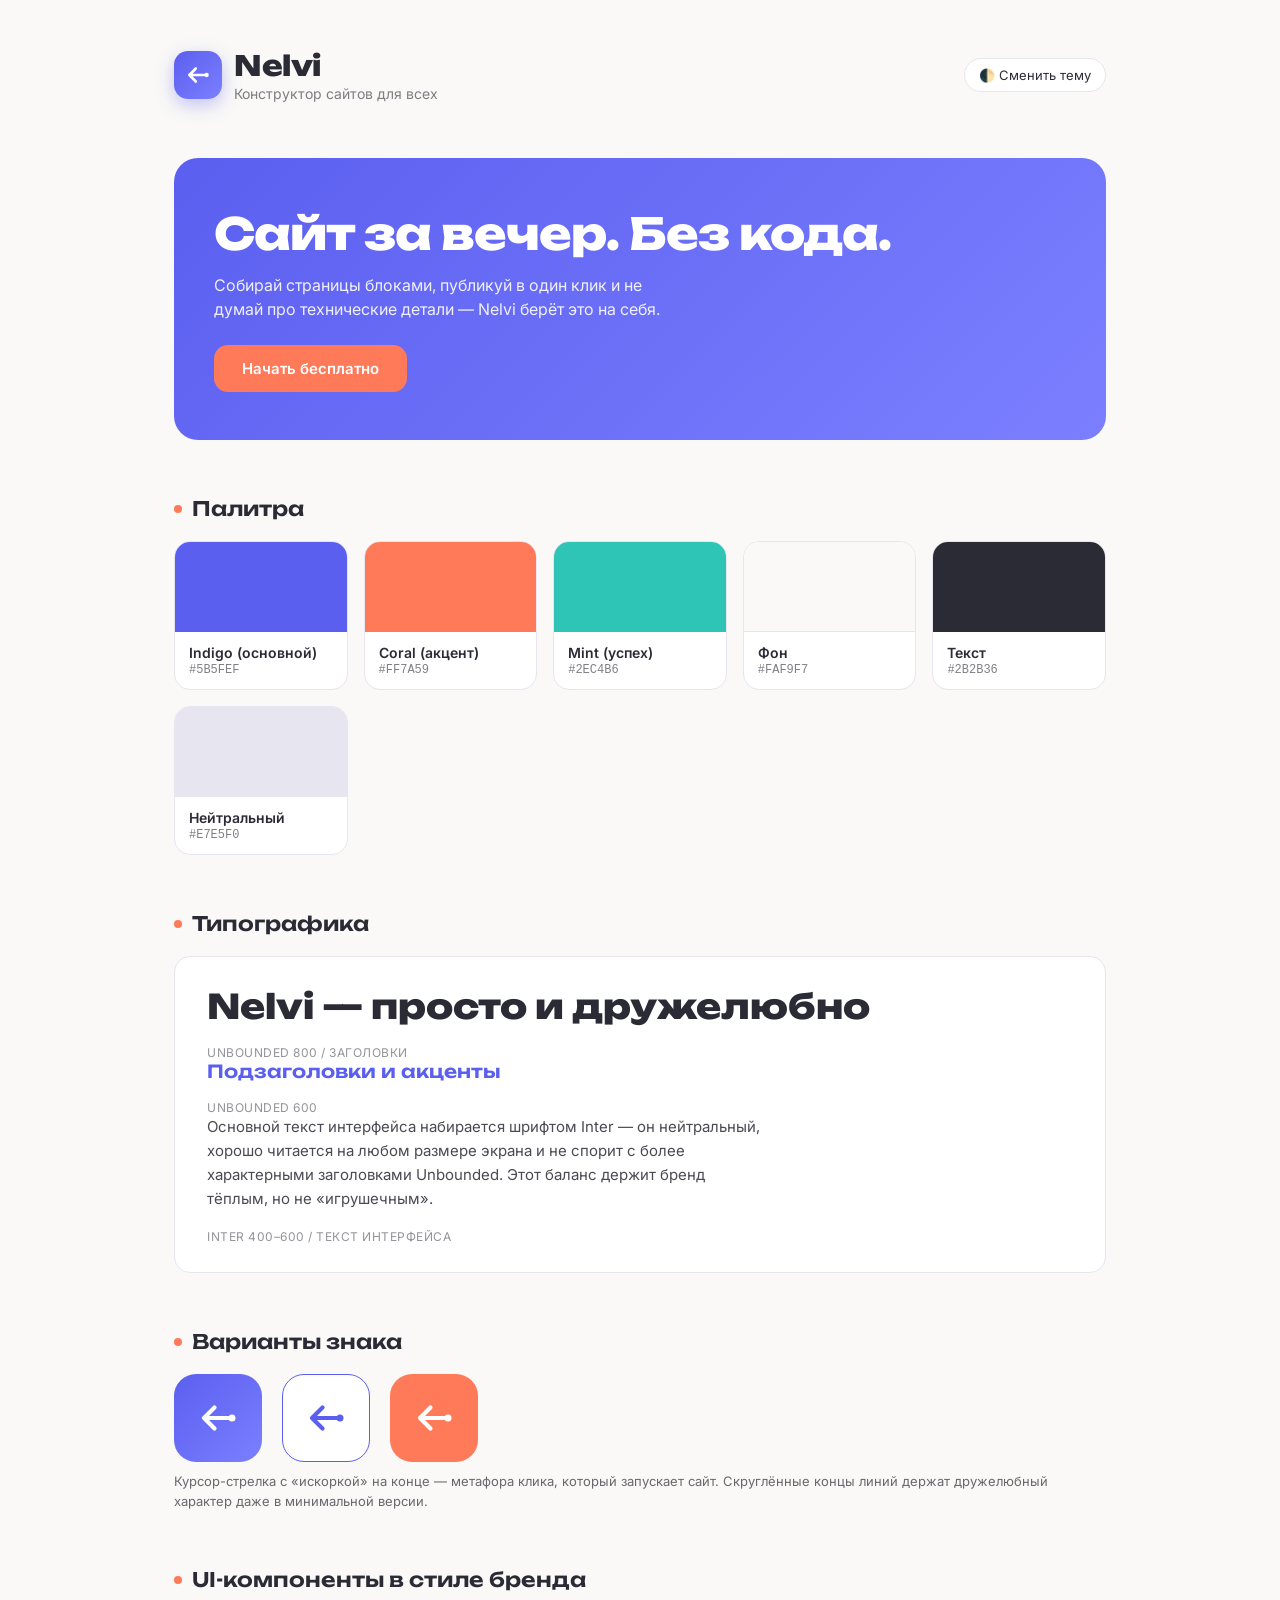
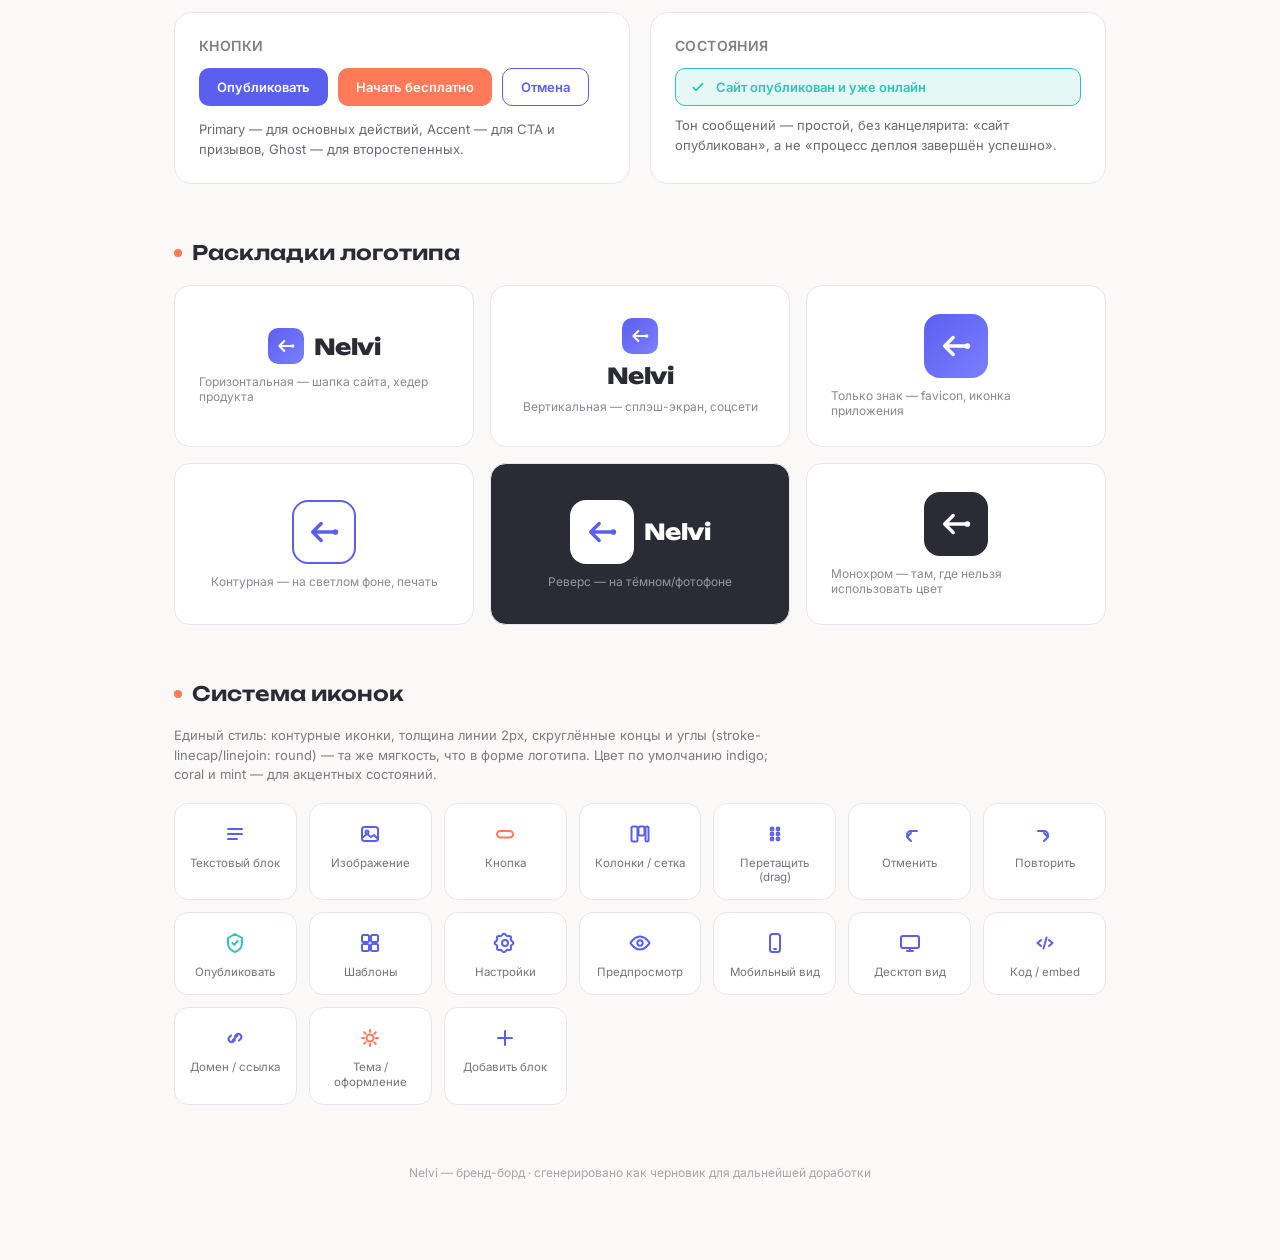
<file: docs/brand.html>
<!DOCTYPE html>
<html lang="ru">
<head>
<meta charset="UTF-8">
<meta name="viewport" content="width=device-width, initial-scale=1, viewport-fit=cover">
<title>Nelvi — бренд-борд</title>
<link href="https://fonts.googleapis.com/css2?family=Unbounded:wght@400;600;800&family=Inter:wght@400;500;600;700&display=swap" rel="stylesheet">
<style>
  :root{
    --indigo:#5B5FEF;
    --coral:#FF7A59;
    --mint:#2EC4B6;
    --bg:#FAF9F7;
    --ink:#2B2B36;
    --line:#E7E5F0;
    --card:#FFFFFF;
  }
  @media (prefers-color-scheme: dark){
    :root:not([data-theme="light"]){
      --bg:#1B1B24;
      --ink:#F3F2F8;
      --card:#24242F;
      --line:#34343F;
    }
  }
  :root[data-theme="dark"]{
    --bg:#1B1B24;
    --ink:#F3F2F8;
    --card:#24242F;
    --line:#34343F;
  }
  *{box-sizing:border-box;}
  html{scroll-padding-top:env(safe-area-inset-top,0px);}
  body{
    margin:0;
    background:var(--bg);
    color:var(--ink);
    font-family:'Inter',system-ui,sans-serif;
    padding-top:env(safe-area-inset-top,0px);
    padding-bottom:env(safe-area-inset-bottom,0px);
  }
  .wrap{max-width:980px;margin:0 auto;padding:48px 24px 80px;}
  .top{display:flex;align-items:center;justify-content:space-between;flex-wrap:wrap;gap:16px;margin-bottom:56px;}
  .logo{display:flex;align-items:center;gap:12px;}
  .logo-mark{
    width:48px;height:48px;border-radius:14px;
    background:linear-gradient(135deg,var(--indigo),#7B7FFF);
    display:flex;align-items:center;justify-content:center;
    box-shadow:0 6px 18px rgba(91,95,239,.35);
    flex-shrink:0;
  }
  .logo-mark svg{width:26px;height:26px;}
  .logo-word{font-family:'Unbounded',sans-serif;font-weight:800;font-size:28px;letter-spacing:-0.5px;}
  .tagline{font-size:14px;opacity:.6;margin-top:2px;}
  .theme-toggle{
    border:1px solid var(--line);background:var(--card);color:var(--ink);
    padding:8px 14px;border-radius:999px;font-size:13px;cursor:pointer;font-family:'Inter',sans-serif;
  }
  section{margin-bottom:56px;}
  h2{
    font-family:'Unbounded',sans-serif;font-weight:600;font-size:20px;margin-bottom:20px;
    display:flex;align-items:center;gap:10px;
  }
  h2::before{content:'';width:8px;height:8px;border-radius:50%;background:var(--coral);display:inline-block;}
  .hero-card{
    background:linear-gradient(135deg,var(--indigo),#7B7FFF);
    border-radius:24px;padding:48px 40px;color:#fff;position:relative;overflow:hidden;
  }
  .hero-card h1{
    font-family:'Unbounded',sans-serif;font-weight:800;font-size:clamp(28px,5vw,44px);
    margin:0 0 12px;letter-spacing:-1px;
  }
  .hero-card p{font-size:16px;opacity:.9;max-width:480px;margin:0 0 24px;line-height:1.5;}
  .hero-btn{
    background:var(--coral);color:#fff;border:none;padding:14px 28px;border-radius:14px;
    font-family:'Inter',sans-serif;font-weight:600;font-size:15px;cursor:pointer;
  }
  .swatches{display:grid;grid-template-columns:repeat(auto-fit,minmax(150px,1fr));gap:16px;}
  .swatch{border-radius:16px;overflow:hidden;border:1px solid var(--line);background:var(--card);}
  .swatch-color{height:90px;}
  .swatch-info{padding:12px 14px;}
  .swatch-name{font-weight:600;font-size:14px;}
  .swatch-hex{font-size:12px;opacity:.6;font-family:monospace;margin-top:2px;}
  .type-block{background:var(--card);border:1px solid var(--line);border-radius:16px;padding:28px 32px;}
  .type-h{font-family:'Unbounded',sans-serif;font-weight:800;font-size:34px;margin:0 0 6px;}
  .type-sub{font-family:'Unbounded',sans-serif;font-weight:600;font-size:18px;color:var(--indigo);margin:0 0 18px;}
  .type-body{font-size:15px;line-height:1.6;opacity:.85;max-width:560px;}
  .type-label{font-size:12px;opacity:.5;text-transform:uppercase;letter-spacing:.5px;margin-top:18px;}
  .grid2{display:grid;grid-template-columns:repeat(auto-fit,minmax(280px,1fr));gap:20px;}
  .ui-card{background:var(--card);border:1px solid var(--line);border-radius:18px;padding:24px;}
  .ui-card h3{margin:0 0 14px;font-size:14px;opacity:.6;font-weight:600;text-transform:uppercase;letter-spacing:.4px;}
  .btn-row{display:flex;gap:10px;flex-wrap:wrap;margin-bottom:14px;}
  .btn{border:none;border-radius:10px;padding:10px 18px;font-family:'Inter',sans-serif;font-weight:600;font-size:13px;cursor:pointer;}
  .btn-primary{background:var(--indigo);color:#fff;}
  .btn-accent{background:var(--coral);color:#fff;}
  .btn-ghost{background:transparent;color:var(--indigo);border:1.5px solid var(--indigo);}
  .toast{
    display:flex;align-items:center;gap:10px;background:rgba(46,196,182,.12);
    border:1px solid var(--mint);color:var(--mint);padding:10px 14px;border-radius:10px;font-size:13px;font-weight:600;
  }
  .toast svg{width:16px;height:16px;flex-shrink:0;}
  .micro{font-size:13px;opacity:.7;margin-top:10px;line-height:1.5;}
  .mark-row{display:flex;gap:20px;flex-wrap:wrap;align-items:center;}
  .mark-variant{
    width:88px;height:88px;border-radius:22px;display:flex;align-items:center;justify-content:center;
  }
  .mark-1{background:linear-gradient(135deg,var(--indigo),#7B7FFF);}
  .mark-2{background:var(--card);border:1.5px solid var(--indigo);}
  .mark-2 svg path, .mark-2 svg rect{fill:var(--indigo);}
  .mark-3{background:var(--coral);}
  .lockup-grid{display:grid;grid-template-columns:repeat(auto-fit,minmax(260px,1fr));gap:16px;}
  .lockup{
    background:var(--card);border:1px solid var(--line);border-radius:16px;
    padding:28px 24px;display:flex;flex-direction:column;align-items:center;justify-content:center;gap:14px;min-height:140px;
  }
  .lockup.dark{background:var(--ink);}
  .lockup-caption{font-size:12px;opacity:.55;margin-top:-4px;}
  .lh-mark{width:36px;height:36px;border-radius:10px;background:linear-gradient(135deg,var(--indigo),#7B7FFF);display:flex;align-items:center;justify-content:center;flex-shrink:0;}
  .lh-mark svg{width:20px;height:20px;}
  .lh-word{font-family:'Unbounded',sans-serif;font-weight:800;font-size:22px;letter-spacing:-0.4px;}
  .lockup.dark .lh-word{color:#fff;}
  .lockup-row{display:flex;align-items:center;gap:10px;}
  .lockup-stack{display:flex;flex-direction:column;align-items:center;gap:8px;}
  .lh-mark-lg{width:64px;height:64px;border-radius:16px;background:linear-gradient(135deg,var(--indigo),#7B7FFF);display:flex;align-items:center;justify-content:center;}
  .lh-mark-lg svg{width:34px;height:34px;}
  .lh-mark-outline{width:64px;height:64px;border-radius:16px;border:2px solid var(--indigo);display:flex;align-items:center;justify-content:center;}
  .lh-mark-outline svg{width:34px;height:34px;}
  .lh-mark-mono{width:64px;height:64px;border-radius:16px;background:var(--ink);display:flex;align-items:center;justify-content:center;}
  .lh-mark-mono svg{width:34px;height:34px;}
  .lockup.dark .lh-mark-mono{background:#fff;}
  .icon-grid{display:grid;grid-template-columns:repeat(auto-fill,minmax(110px,1fr));gap:12px;}
  .icon-tile{
    background:var(--card);border:1px solid var(--line);border-radius:14px;
    padding:18px 10px 14px;display:flex;flex-direction:column;align-items:center;gap:10px;
  }
  .icon-tile svg{width:24px;height:24px;stroke:var(--indigo);}
  .icon-tile.accent svg{stroke:var(--coral);}
  .icon-tile.mint svg{stroke:var(--mint);}
  .icon-label{font-size:11.5px;opacity:.65;text-align:center;line-height:1.3;}
  .icon-note{font-size:13px;opacity:.6;margin-bottom:18px;line-height:1.5;max-width:600px;}
  footer{text-align:center;font-size:12px;opacity:.4;margin-top:60px;}
</style>
</head>
<body>
<div class="wrap">
  <div class="top">
    <div class="logo">
      <div class="logo-mark">
        <svg viewBox="0 0 24 24" fill="none"><path d="M4 12L10 6M4 12L10 18M4 12H20" stroke="white" stroke-width="2.4" stroke-linecap="round" stroke-linejoin="round"/><circle cx="20" cy="12" r="2" fill="white"/></svg>
      </div>
      <div>
        <div class="logo-word">Nelvi</div>
        <div class="tagline">Конструктор сайтов для всех</div>
      </div>
    </div>
    <button class="theme-toggle" onclick="toggleTheme()">🌓 Сменить тему</button>
  </div>
  <section>
    <div class="hero-card">
      <h1>Сайт за вечер. Без кода.</h1>
      <p>Собирай страницы блоками, публикуй в один клик и не думай про технические детали — Nelvi берёт это на себя.</p>
      <button class="hero-btn">Начать бесплатно</button>
    </div>
  </section>
  <section>
    <h2>Палитра</h2>
    <div class="swatches">
      <div class="swatch"><div class="swatch-color" style="background:#5B5FEF"></div><div class="swatch-info"><div class="swatch-name">Indigo (основной)</div><div class="swatch-hex">#5B5FEF</div></div></div>
      <div class="swatch"><div class="swatch-color" style="background:#FF7A59"></div><div class="swatch-info"><div class="swatch-name">Coral (акцент)</div><div class="swatch-hex">#FF7A59</div></div></div>
      <div class="swatch"><div class="swatch-color" style="background:#2EC4B6"></div><div class="swatch-info"><div class="swatch-name">Mint (успех)</div><div class="swatch-hex">#2EC4B6</div></div></div>
      <div class="swatch"><div class="swatch-color" style="background:#FAF9F7;border-bottom:1px solid #E7E5F0"></div><div class="swatch-info"><div class="swatch-name">Фон</div><div class="swatch-hex">#FAF9F7</div></div></div>
      <div class="swatch"><div class="swatch-color" style="background:#2B2B36"></div><div class="swatch-info"><div class="swatch-name">Текст</div><div class="swatch-hex">#2B2B36</div></div></div>
      <div class="swatch"><div class="swatch-color" style="background:#E7E5F0"></div><div class="swatch-info"><div class="swatch-name">Нейтральный</div><div class="swatch-hex">#E7E5F0</div></div></div>
    </div>
  </section>
  <section>
    <h2>Типографика</h2>
    <div class="type-block">
      <div class="type-h">Nelvi — просто и дружелюбно</div>
      <div class="type-label">Unbounded 800 / Заголовки</div>
      <div class="type-sub">Подзаголовки и акценты</div>
      <div class="type-label">Unbounded 600</div>
      <div class="type-body">Основной текст интерфейса набирается шрифтом Inter — он нейтральный, хорошо читается на любом размере экрана и не спорит с более характерными заголовками Unbounded. Этот баланс держит бренд тёплым, но не «игрушечным».</div>
      <div class="type-label">Inter 400–600 / Текст интерфейса</div>
    </div>
  </section>
  <section>
    <h2>Варианты знака</h2>
    <div class="mark-row">
      <div class="mark-variant mark-1"><svg viewBox="0 0 24 24" fill="none" width="42" height="42"><path d="M4 12L10 6M4 12L10 18M4 12H20" stroke="white" stroke-width="2.4" stroke-linecap="round" stroke-linejoin="round"/><circle cx="20" cy="12" r="2" fill="white"/></svg></div>
      <div class="mark-variant mark-2"><svg viewBox="0 0 24 24" fill="none" width="42" height="42"><path d="M4 12L10 6M4 12L10 18M4 12H20" stroke="#5B5FEF" stroke-width="2.4" stroke-linecap="round" stroke-linejoin="round"/><circle cx="20" cy="12" r="2" fill="#5B5FEF"/></svg></div>
      <div class="mark-variant mark-3"><svg viewBox="0 0 24 24" fill="none" width="42" height="42"><path d="M4 12L10 6M4 12L10 18M4 12H20" stroke="white" stroke-width="2.4" stroke-linecap="round" stroke-linejoin="round"/><circle cx="20" cy="12" r="2" fill="white"/></svg></div>
    </div>
    <div class="micro">Курсор-стрелка с «искоркой» на конце — метафора клика, который запускает сайт. Скруглённые концы линий держат дружелюбный характер даже в минимальной версии.</div>
  </section>
  <section>
    <h2>UI-компоненты в стиле бренда</h2>
    <div class="grid2">
      <div class="ui-card"><h3>Кнопки</h3><div class="btn-row"><button class="btn btn-primary">Опубликовать</button><button class="btn btn-accent">Начать бесплатно</button><button class="btn btn-ghost">Отмена</button></div><div class="micro">Primary — для основных действий, Accent — для CTA и призывов, Ghost — для второстепенных.</div></div>
      <div class="ui-card"><h3>Состояния</h3><div class="toast"><svg viewBox="0 0 24 24" fill="none"><path d="M5 13l4 4L19 7" stroke="#2EC4B6" stroke-width="2.5" stroke-linecap="round" stroke-linejoin="round"/></svg> Сайт опубликован и уже онлайн</div><div class="micro">Тон сообщений — простой, без канцелярита: «сайт опубликован», а не «процесс деплоя завершён успешно».</div></div>
    </div>
  </section>
  <section>
    <h2>Раскладки логотипа</h2>
    <div class="lockup-grid">
      <div class="lockup"><div class="lockup-row"><div class="lh-mark"><svg viewBox="0 0 24 24" fill="none"><path d="M4 12L10 6M4 12L10 18M4 12H20" stroke="white" stroke-width="2.4" stroke-linecap="round" stroke-linejoin="round"/><circle cx="20" cy="12" r="2" fill="white"/></svg></div><div class="lh-word">Nelvi</div></div><div class="lockup-caption">Горизонтальная — шапка сайта, хедер продукта</div></div>
      <div class="lockup"><div class="lockup-stack"><div class="lh-mark"><svg viewBox="0 0 24 24" fill="none"><path d="M4 12L10 6M4 12L10 18M4 12H20" stroke="white" stroke-width="2.4" stroke-linecap="round" stroke-linejoin="round"/><circle cx="20" cy="12" r="2" fill="white"/></svg></div><div class="lh-word">Nelvi</div></div><div class="lockup-caption">Вертикальная — сплэш-экран, соцсети</div></div>
      <div class="lockup"><div class="lh-mark-lg"><svg viewBox="0 0 24 24" fill="none"><path d="M4 12L10 6M4 12L10 18M4 12H20" stroke="white" stroke-width="2.4" stroke-linecap="round" stroke-linejoin="round"/><circle cx="20" cy="12" r="2" fill="white"/></svg></div><div class="lockup-caption">Только знак — favicon, иконка приложения</div></div>
      <div class="lockup"><div class="lh-mark-outline"><svg viewBox="0 0 24 24" fill="none"><path d="M4 12L10 6M4 12L10 18M4 12H20" stroke="var(--indigo)" stroke-width="2.4" stroke-linecap="round" stroke-linejoin="round"/><circle cx="20" cy="12" r="2" fill="var(--indigo)"/></svg></div><div class="lockup-caption">Контурная — на светлом фоне, печать</div></div>
      <div class="lockup dark"><div class="lockup-row"><div class="lh-mark-mono"><svg viewBox="0 0 24 24" fill="none"><path d="M4 12L10 6M4 12L10 18M4 12H20" stroke="var(--indigo)" stroke-width="2.4" stroke-linecap="round" stroke-linejoin="round"/><circle cx="20" cy="12" r="2" fill="var(--indigo)"/></svg></div><div class="lh-word">Nelvi</div></div><div class="lockup-caption" style="color:#fff;opacity:.5;">Реверс — на тёмном/фотофоне</div></div>
      <div class="lockup"><div class="lh-mark-mono"><svg viewBox="0 0 24 24" fill="none"><path d="M4 12L10 6M4 12L10 18M4 12H20" stroke="white" stroke-width="2.4" stroke-linecap="round" stroke-linejoin="round"/><circle cx="20" cy="12" r="2" fill="white"/></svg></div><div class="lockup-caption">Монохром — там, где нельзя использовать цвет</div></div>
    </div>
  </section>
  <section>
    <h2>Система иконок</h2>
    <div class="icon-note">Единый стиль: контурные иконки, толщина линии 2px, скруглённые концы и углы (stroke-linecap/linejoin: round) — та же мягкость, что в форме логотипа. Цвет по умолчанию indigo; coral и mint — для акцентных состояний.</div>
    <div class="icon-grid">
      <div class="icon-tile"><svg viewBox="0 0 24 24" fill="none" stroke-width="2" stroke-linecap="round" stroke-linejoin="round"><path d="M5 7h14M5 12h14M5 17h9"/></svg><div class="icon-label">Текстовый блок</div></div>
      <div class="icon-tile"><svg viewBox="0 0 24 24" fill="none" stroke-width="2" stroke-linecap="round" stroke-linejoin="round"><rect x="4" y="5" width="16" height="14" rx="2.5"/><circle cx="9" cy="10" r="1.5"/><path d="M4 16l5-4 4 3 3-2 4 4"/></svg><div class="icon-label">Изображение</div></div>
      <div class="icon-tile accent"><svg viewBox="0 0 24 24" fill="none" stroke-width="2" stroke-linecap="round" stroke-linejoin="round"><rect x="4" y="9" width="16" height="6.5" rx="3.25"/></svg><div class="icon-label">Кнопка</div></div>
      <div class="icon-tile"><svg viewBox="0 0 24 24" fill="none" stroke-width="2" stroke-linecap="round" stroke-linejoin="round"><rect x="3.5" y="4.5" width="6" height="15" rx="1.5"/><rect x="10.5" y="4.5" width="6" height="9" rx="1.5"/><rect x="17.5" y="4.5" width="3" height="15" rx="1.5"/></svg><div class="icon-label">Колонки / сетка</div></div>
      <div class="icon-tile"><svg viewBox="0 0 24 24" fill="none" stroke-width="2" stroke-linecap="round" stroke-linejoin="round"><circle cx="9" cy="7" r="1.4"/><circle cx="15" cy="7" r="1.4"/><circle cx="9" cy="12" r="1.4"/><circle cx="15" cy="12" r="1.4"/><circle cx="9" cy="17" r="1.4"/><circle cx="15" cy="17" r="1.4"/></svg><div class="icon-label">Перетащить (drag)</div></div>
      <div class="icon-tile"><svg viewBox="0 0 24 24" fill="none" stroke-width="2" stroke-linecap="round" stroke-linejoin="round"><path d="M9 15v-2a4 4 0 014-4h6M9 15l4-4M9 15l4 4"/></svg><div class="icon-label">Отменить</div></div>
      <div class="icon-tile"><svg viewBox="0 0 24 24" fill="none" stroke-width="2" stroke-linecap="round" stroke-linejoin="round"><path d="M15 15v-2a4 4 0 00-4-4H5M15 15l-4-4M15 15l-4 4"/></svg><div class="icon-label">Повторить</div></div>
      <div class="icon-tile mint"><svg viewBox="0 0 24 24" fill="none" stroke-width="2" stroke-linecap="round" stroke-linejoin="round"><path d="M12 3l7 4v5c0 5-3 7.5-7 9-4-1.5-7-4-7-9V7l7-4z"/><path d="M9.5 12l1.8 1.8L14.5 10"/></svg><div class="icon-label">Опубликовать</div></div>
      <div class="icon-tile"><svg viewBox="0 0 24 24" fill="none" stroke-width="2" stroke-linecap="round" stroke-linejoin="round"><rect x="4" y="4" width="7" height="7" rx="1.5"/><rect x="13" y="4" width="7" height="7" rx="1.5"/><rect x="4" y="13" width="7" height="7" rx="1.5"/><rect x="13" y="13" width="7" height="7" rx="1.5"/></svg><div class="icon-label">Шаблоны</div></div>
      <div class="icon-tile"><svg viewBox="0 0 24 24" fill="none" stroke-width="2" stroke-linecap="round" stroke-linejoin="round"><circle cx="12" cy="12" r="3"/><path d="M19.4 13.5a1.7 1.7 0 000-3l-1-.6a7 7 0 00-.7-1.7l.3-1.1a1.7 1.7 0 00-2.1-2.1l-1.1.3a7 7 0 00-1.7-.7l-.6-1a1.7 1.7 0 00-3 0l-.6 1a7 7 0 00-1.7.7l-1.1-.3a1.7 1.7 0 00-2.1 2.1l.3 1.1a7 7 0 00-.7 1.7l-1 .6a1.7 1.7 0 000 3l1 .6a7 7 0 00.7 1.7l-.3 1.1a1.7 1.7 0 002.1 2.1l1.1-.3a7 7 0 001.7.7l.6 1a1.7 1.7 0 003 0l.6-1a7 7 0 001.7-.7l1.1.3a1.7 1.7 0 002.1-2.1l-.3-1.1a7 7 0 00.7-1.7l1-.6z"/></svg><div class="icon-label">Настройки</div></div>
      <div class="icon-tile"><svg viewBox="0 0 24 24" fill="none" stroke-width="2" stroke-linecap="round" stroke-linejoin="round"><path d="M2.5 12S6 5.5 12 5.5 21.5 12 21.5 12 18 18.5 12 18.5 2.5 12 2.5 12z"/><circle cx="12" cy="12" r="2.7"/></svg><div class="icon-label">Предпросмотр</div></div>
      <div class="icon-tile"><svg viewBox="0 0 24 24" fill="none" stroke-width="2" stroke-linecap="round" stroke-linejoin="round"><rect x="7" y="3" width="10" height="18" rx="2.5"/><path d="M11 18h2"/></svg><div class="icon-label">Мобильный вид</div></div>
      <div class="icon-tile"><svg viewBox="0 0 24 24" fill="none" stroke-width="2" stroke-linecap="round" stroke-linejoin="round"><rect x="3" y="5" width="18" height="12" rx="2"/><path d="M9 20h6M12 17v3"/></svg><div class="icon-label">Десктоп вид</div></div>
      <div class="icon-tile"><svg viewBox="0 0 24 24" fill="none" stroke-width="2" stroke-linecap="round" stroke-linejoin="round"><path d="M8 9l-3.5 3L8 15M16 9l3.5 3L16 15M13.5 6.5l-3 11"/></svg><div class="icon-label">Код / embed</div></div>
      <div class="icon-tile"><svg viewBox="0 0 24 24" fill="none" stroke-width="2" stroke-linecap="round" stroke-linejoin="round"><path d="M9.5 14.5l5-5M8 9.5L6.5 11a3 3 0 000 4.2l0 0a3 3 0 004.2 0L12 13.9M16 14.5l1.5-1.5a3 3 0 000-4.2l0 0a3 3 0 00-4.2 0L12 10.1"/></svg><div class="icon-label">Домен / ссылка</div></div>
      <div class="icon-tile accent"><svg viewBox="0 0 24 24" fill="none" stroke-width="2" stroke-linecap="round" stroke-linejoin="round"><path d="M12 4v2M12 18v2M4 12h2M18 12h2M6.3 6.3l1.4 1.4M16.3 16.3l1.4 1.4M17.7 6.3l-1.4 1.4M7.7 16.3l-1.4 1.4"/><circle cx="12" cy="12" r="3.5"/></svg><div class="icon-label">Тема / оформление</div></div>
      <div class="icon-tile"><svg viewBox="0 0 24 24" fill="none" stroke-width="2" stroke-linecap="round" stroke-linejoin="round"><path d="M12 5v14M5 12h14"/></svg><div class="icon-label">Добавить блок</div></div>
    </div>
  </section>
  <footer>Nelvi — бренд-борд · сгенерировано как черновик для дальнейшей доработки</footer>
</div>
<script>
function toggleTheme(){
  const root = document.documentElement;
  const current = root.getAttribute('data-theme');
  if(current === 'dark'){
    root.setAttribute('data-theme','light');
  } else if(current === 'light'){
    root.removeAttribute('data-theme');
  } else {
    root.setAttribute('data-theme','dark');
  }
}
</script>
</body>
</html>
</file>
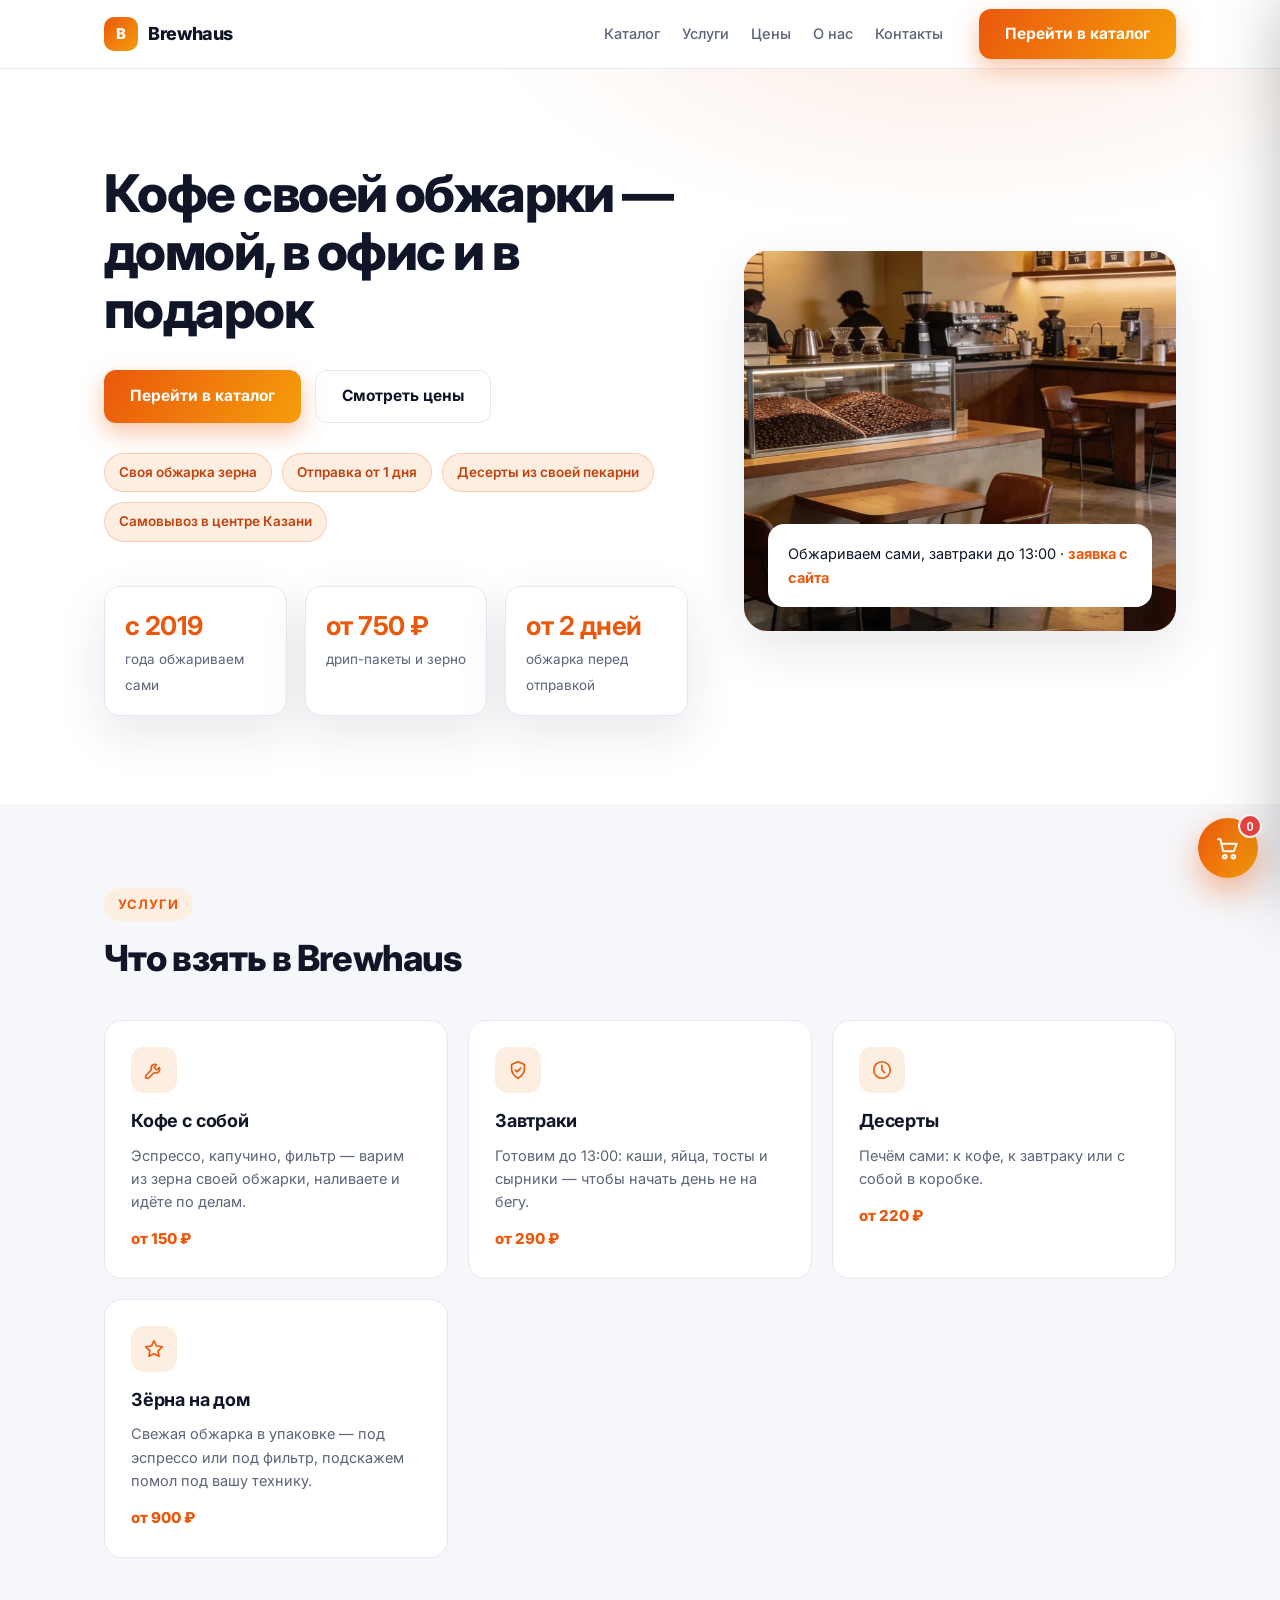
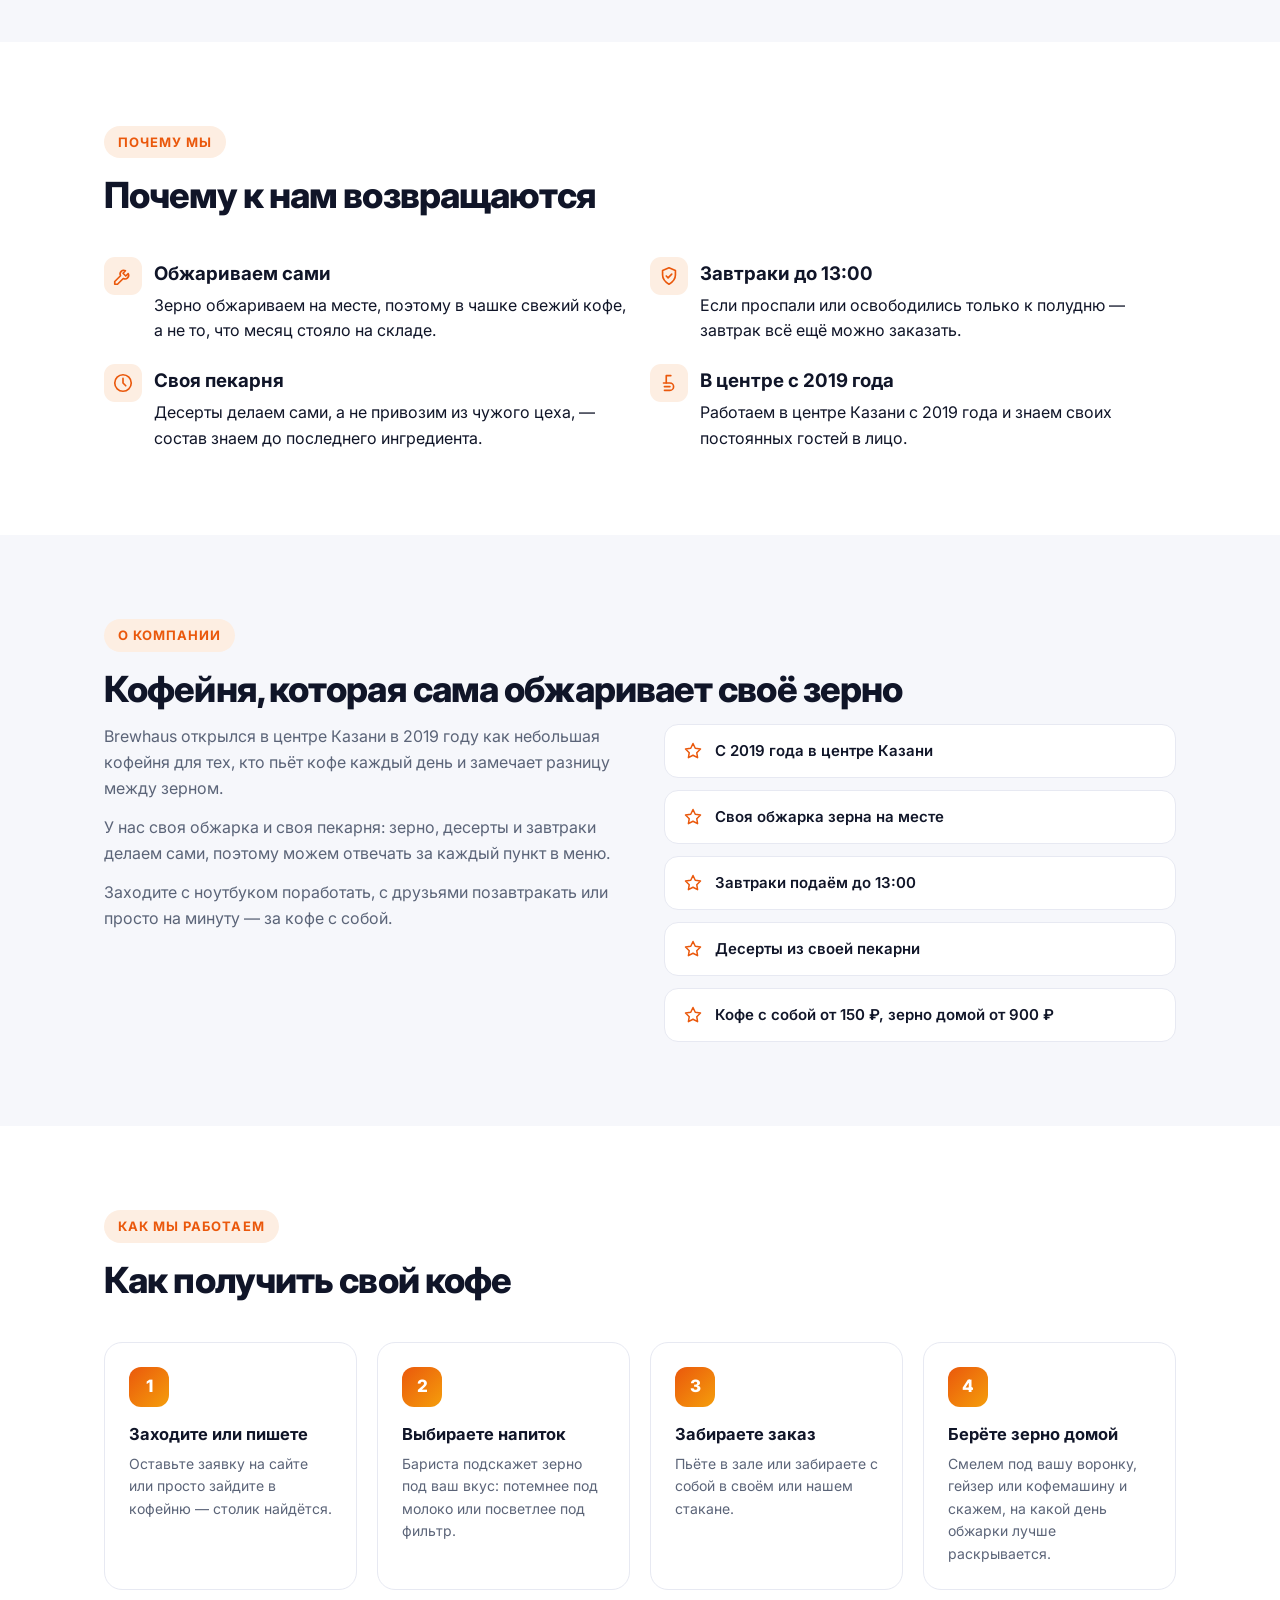
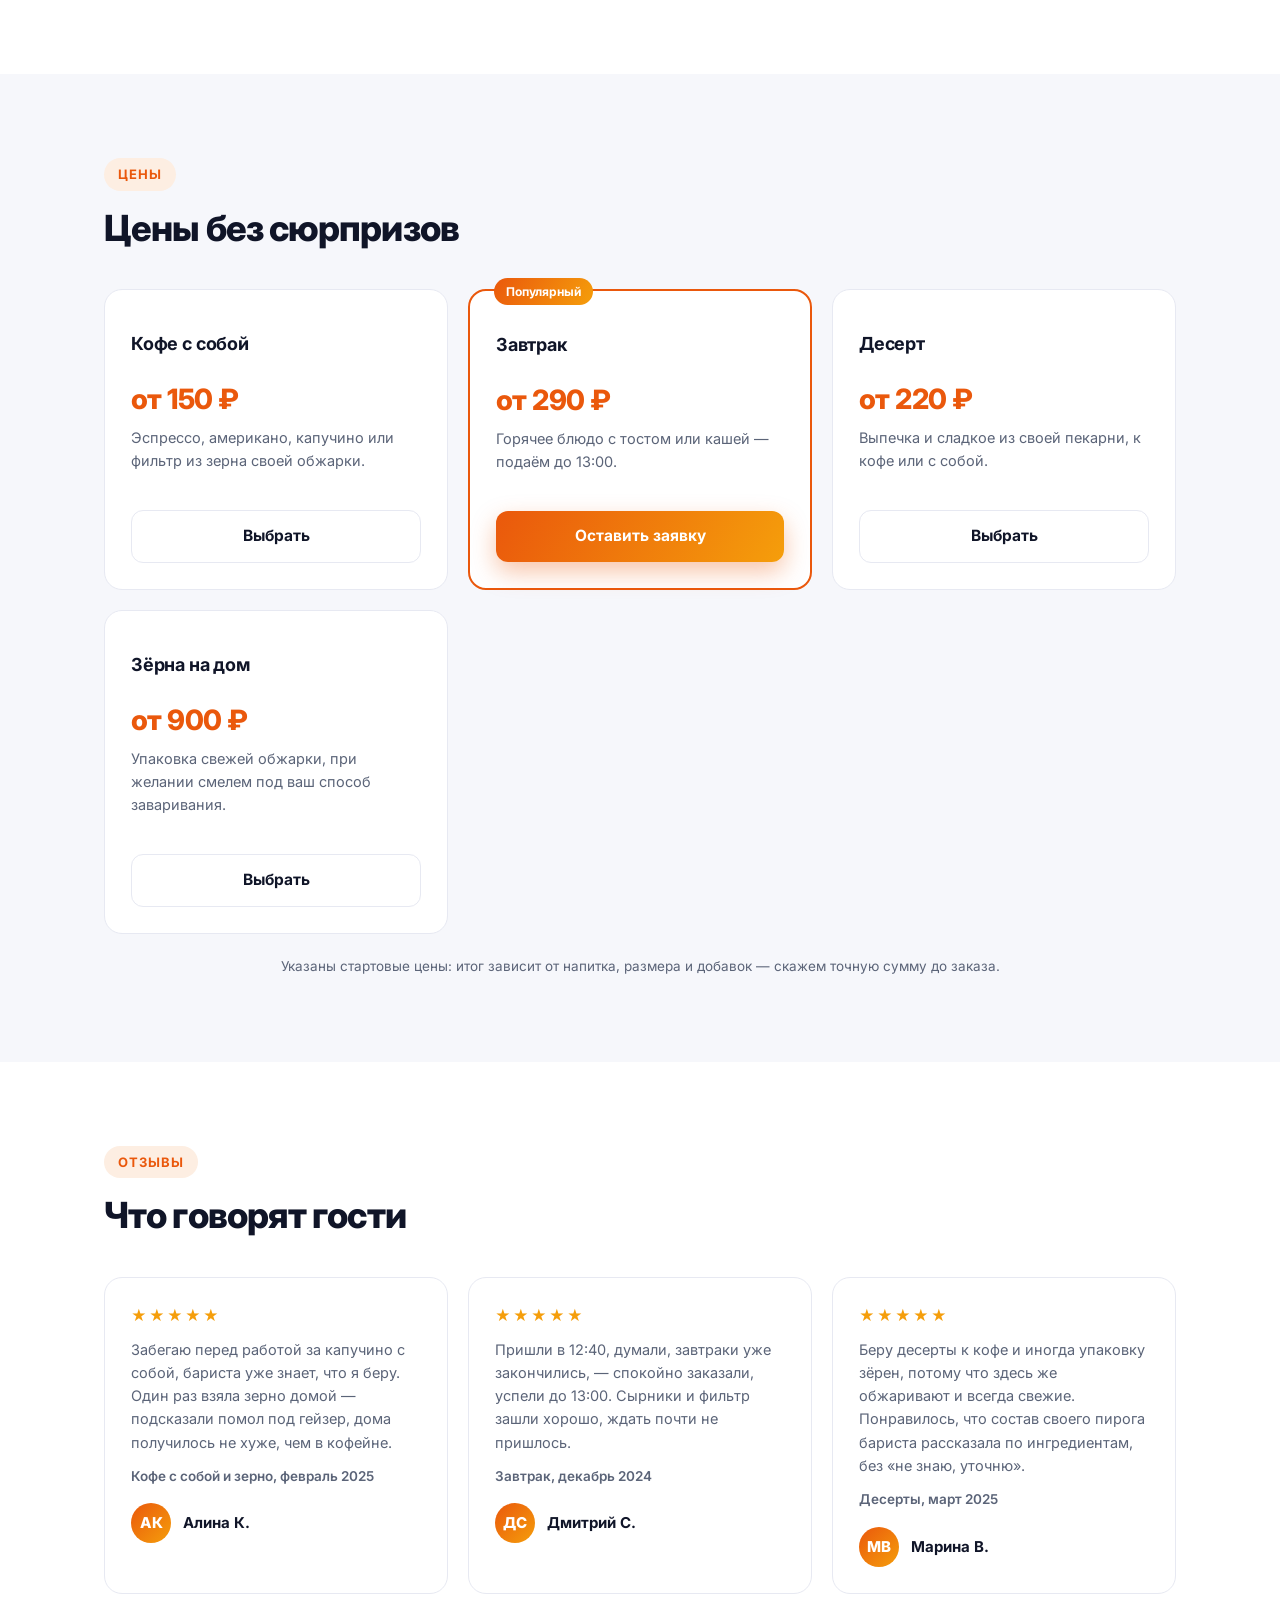
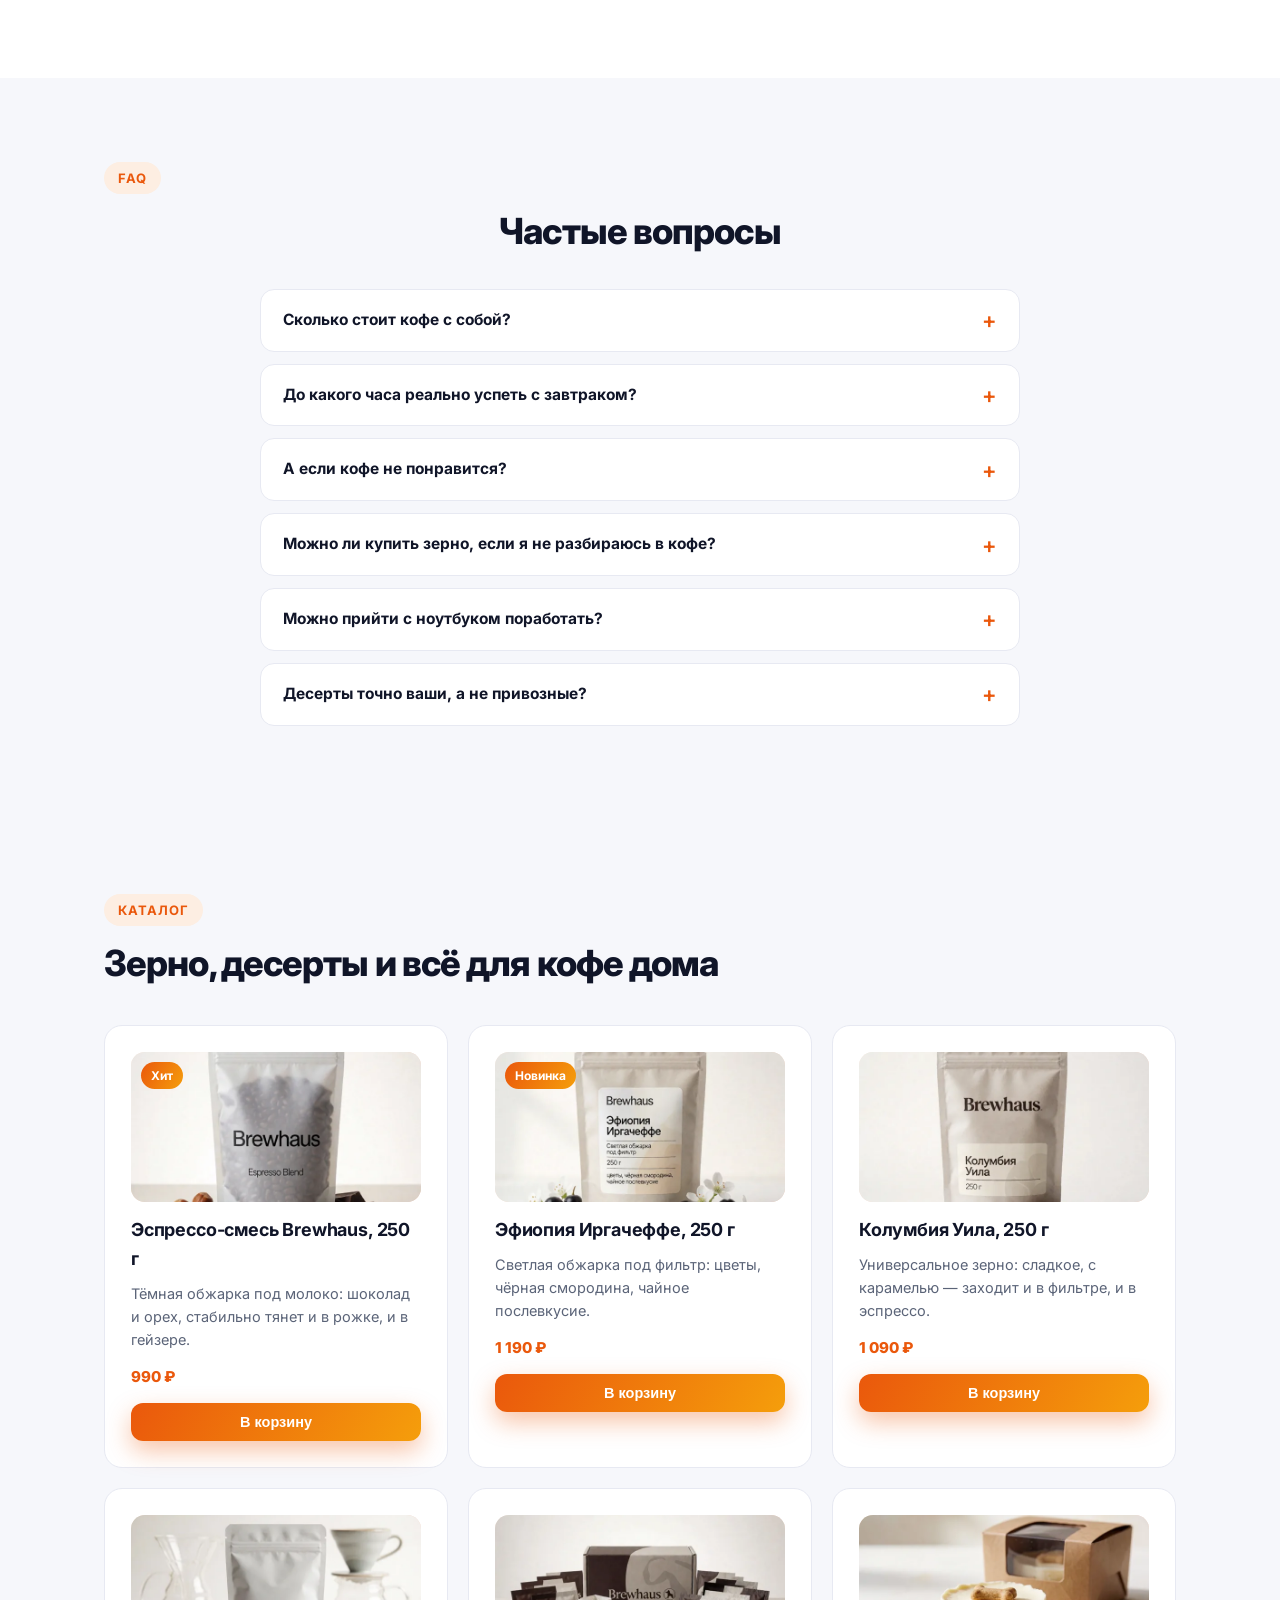
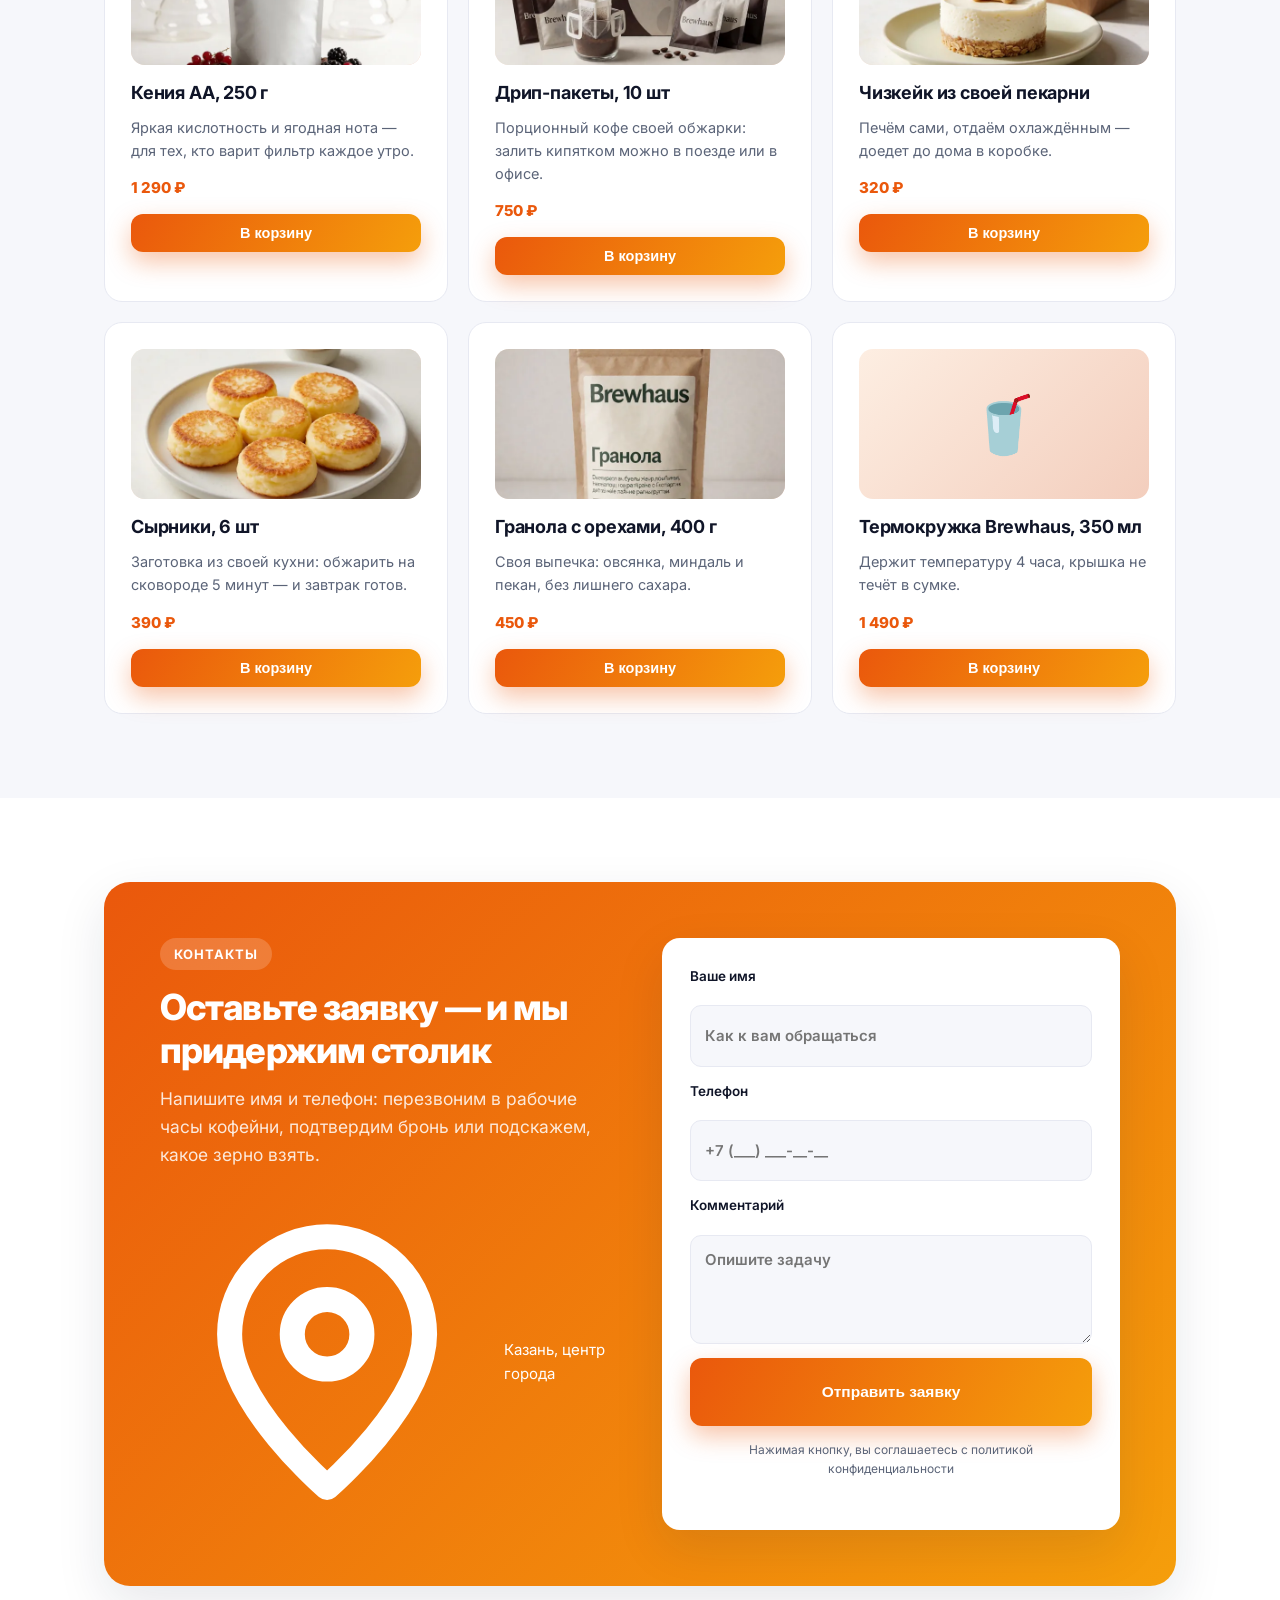
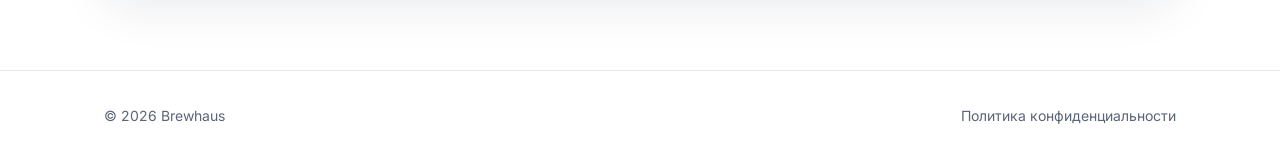
<file: sitegen/sample-site.html>
<!doctype html>
<html lang="ru"><head>
<meta charset="utf-8"><meta name="viewport" content="width=device-width,initial-scale=1">
<title>Brewhaus</title>
<meta name="description" content="">
<link rel="preconnect" href="https://fonts.googleapis.com"><link rel="preconnect" href="https://fonts.gstatic.com" crossorigin><link href="https://fonts.googleapis.com/css2?family=Inter:wght@400;500;600;700;800&display=swap" rel="stylesheet">
<style>
    :root{
      --bg:#ffffff; --bg2:#f6f7fb; --surface:#ffffff; --surface2:#f6f7fb;
      --text:#101528; --muted:#5b6478; --border:#e7e9f2;
      --shadow:0 18px 50px rgba(23,26,63,.10);
      --accent:#ea580c; --accent-dark:#c2410c; --accent-soft:#fdeee2;
      --accent-soft2:#fdeee2; --grad2:#f59e0b;
      --hero-glow:radial-gradient(700px 340px at 75% -10%, #ea580c1f, transparent 70%);
    }
    *{margin:0;padding:0;box-sizing:border-box}
    html{scroll-behavior:smooth}
    body{font-family:'Inter',-apple-system,'Segoe UI',Roboto,Arial,sans-serif;
      background:var(--bg);color:var(--text);line-height:1.6;font-size:16px}
    img,svg{display:block;max-width:100%}
    a{color:inherit;text-decoration:none}
    .wrap{max-width:1120px;margin:0 auto;padding:0 24px}

    /* ---------- header ---------- */
    .hdr{position:sticky;top:0;z-index:50;background:color-mix(in srgb,var(--bg) 82%,transparent);
      backdrop-filter:blur(12px);border-bottom:1px solid var(--border)}
    .hdr-in{display:flex;align-items:center;gap:28px;height:68px}
    .logo{display:flex;align-items:center;gap:10px;font-weight:800;font-size:18px;letter-spacing:-.02em}
    .logo-mark{width:34px;height:34px;border-radius:10px;flex:0 0 auto;
      background:linear-gradient(135deg,var(--accent),var(--grad2));color:#fff;
      display:flex;align-items:center;justify-content:center;font-size:15px;font-weight:800}
    .nav{display:flex;gap:22px;margin-left:auto;font-size:14.5px;font-weight:500;color:var(--muted)}
    .nav a:hover{color:var(--accent)}
    .hdr .btn{margin-left:8px}
    .burger{display:none;margin-left:auto;background:none;border:1px solid var(--border);
      border-radius:10px;padding:8px 10px;color:var(--text);font-size:16px;cursor:pointer}

    /* ---------- buttons ---------- */
    .btn{display:inline-flex;align-items:center;justify-content:center;gap:8px;
      padding:13px 26px;border-radius:12px;font-weight:700;font-size:15.5px;cursor:pointer;
      border:none;color:#fff;background:linear-gradient(120deg,var(--accent),var(--grad2));
      box-shadow:0 10px 24px color-mix(in srgb,var(--accent) 35%,transparent);
      transition:transform .15s ease,box-shadow .15s ease}
    .btn:hover{transform:translateY(-2px);box-shadow:0 14px 30px color-mix(in srgb,var(--accent) 45%,transparent)}
    .btn.ghost{background:transparent;color:var(--text);border:1.5px solid var(--border);box-shadow:none}
    .btn.ghost:hover{border-color:var(--accent);color:var(--accent);transform:none}

    /* ---------- sections ---------- */
    .section{padding:84px 0}
    .section.alt{background:var(--bg2)}
    .kicker{display:inline-flex;align-items:center;gap:8px;font-size:13px;font-weight:700;
      letter-spacing:.08em;text-transform:uppercase;color:var(--accent);
      background:var(--accent-soft);padding:6px 14px;border-radius:999px;margin-bottom:16px}
    h1{font-size:clamp(30px,4.6vw,52px);line-height:1.12;letter-spacing:-.03em;font-weight:800}
    h2{font-size:clamp(24px,3.2vw,36px);line-height:1.18;letter-spacing:-.025em;font-weight:800;margin-bottom:14px}
    .lead{color:var(--muted);font-size:17.5px;max-width:640px}

    /* ---------- hero ---------- */
    .hero{position:relative;padding:96px 0 88px;overflow:hidden;background:var(--hero-glow)}
    .hero-grid{display:grid;grid-template-columns:1.15fr .85fr;gap:56px;align-items:center}
    .hero .lead{margin:20px 0 30px;font-size:18.5px}
    .hero-cta{display:flex;gap:14px;flex-wrap:wrap}
    .badges{display:flex;flex-wrap:wrap;gap:10px;margin-top:30px}
    .badge{font-size:13.5px;font-weight:600;padding:8px 14px;border-radius:999px;
      background:var(--accent-soft);color:var(--accent-dark);border:1px solid color-mix(in srgb,var(--accent) 22%,transparent)}
    .stats{display:grid;grid-template-columns:repeat(3,1fr);gap:18px;margin-top:44px}
    .stat{background:var(--surface);border:1px solid var(--border);border-radius:16px;padding:18px 20px;box-shadow:var(--shadow)}
    .stat b{display:block;font-size:26px;letter-spacing:-.02em;color:var(--accent)}
    .stat span{font-size:13.5px;color:var(--muted)}
    .hero-art{position:relative;border-radius:24px;min-height:380px;overflow:hidden;
      background:linear-gradient(140deg,var(--accent),var(--grad2));box-shadow:var(--shadow)}
    .hero-photo{position:absolute;inset:0;width:100%;height:100%;object-fit:cover}
    .prod-photo{position:absolute;inset:0;width:100%;height:100%;object-fit:cover}
    .hero-art svg{position:absolute;inset:0;width:100%;height:100%}
    .hero-card{position:absolute;left:24px;right:24px;bottom:24px;background:var(--surface);
      border-radius:16px;padding:18px 20px;box-shadow:var(--shadow);font-size:14.5px}
    .hero-card b{color:var(--accent)}

    /* ---------- grids & cards ---------- */
    .grid{display:grid;gap:20px;margin-top:40px}
    .grid.c3{grid-template-columns:repeat(3,1fr)}
    .grid.c2{grid-template-columns:repeat(2,1fr)}
    .card{background:var(--surface);border:1px solid var(--border);border-radius:18px;
      padding:26px;transition:transform .15s ease,box-shadow .15s ease}
    .card:hover{transform:translateY(-3px);box-shadow:var(--shadow)}
    .card h3{font-size:18px;font-weight:700;margin:14px 0 8px;letter-spacing:-.01em}
    .card p{color:var(--muted);font-size:14.5px}
    .price-tag{display:inline-block;margin-top:14px;font-weight:800;font-size:15px;color:var(--accent)}
    .icon{width:46px;height:46px;border-radius:13px;background:var(--accent-soft);color:var(--accent);
      display:flex;align-items:center;justify-content:center}
    .icon svg{width:22px;height:22px}
    .check-item{display:flex;gap:12px;align-items:flex-start}
    .check-item .icon{flex:0 0 auto;width:38px;height:38px;border-radius:11px}
    .check-item h3{margin:2px 0 4px}

    /* ---------- about ---------- */
    .about-grid{display:grid;grid-template-columns:1fr 1fr;gap:48px;align-items:start;margin-top:8px}
    .about-grid .paragraphs p{color:var(--muted);margin-bottom:14px}
    .bullets{display:grid;gap:12px}
    .bullet{display:flex;gap:12px;align-items:flex-start;background:var(--surface);
      border:1px solid var(--border);border-radius:14px;padding:14px 18px;font-weight:600;font-size:15px}
    .bullet svg{width:20px;height:20px;color:var(--accent);flex:0 0 auto;margin-top:2px}

    /* ---------- process ---------- */
    .steps{counter-reset:step;display:grid;grid-template-columns:repeat(auto-fit,minmax(230px,1fr));gap:20px;margin-top:40px}
    .step{background:var(--surface);border:1px solid var(--border);border-radius:18px;padding:24px;position:relative}
    .step::before{counter-increment:step;content:counter(step);width:40px;height:40px;border-radius:12px;
      display:flex;align-items:center;justify-content:center;font-weight:800;font-size:17px;color:#fff;
      background:linear-gradient(135deg,var(--accent),var(--grad2));margin-bottom:14px}
    .step h3{font-size:16.5px;margin-bottom:6px}
    .step p{color:var(--muted);font-size:14px}

    /* ---------- prices ---------- */
    .price-card{display:flex;flex-direction:column}
    .price-card .price{font-size:28px;font-weight:800;letter-spacing:-.02em;color:var(--accent);margin:10px 0 4px}
    .price-card ul{list-style:none;margin:16px 0 22px;display:grid;gap:9px}
    .price-card li{display:flex;gap:9px;color:var(--muted);font-size:14.5px}
    .price-card li svg{width:18px;height:18px;color:var(--accent);flex:0 0 auto;margin-top:3px}
    .price-card .btn{margin-top:auto}
    .price-card.featured{border:2px solid var(--accent);position:relative}
    .price-card.featured::after{content:'Популярный';position:absolute;top:-13px;left:24px;
      background:linear-gradient(120deg,var(--accent),var(--grad2));color:#fff;font-size:12px;
      font-weight:700;padding:4px 12px;border-radius:999px}
    .price-note{text-align:center;color:var(--muted);font-size:13.5px;margin-top:22px}

    /* ---------- reviews ---------- */
    .review-stars{color:#f59e0b;letter-spacing:2px;font-size:15px}
    .review-meta{margin-top:12px;font-size:13.5px;color:var(--muted);font-weight:600}
    .review-name{display:flex;align-items:center;gap:12px;margin-top:16px;font-weight:700;font-size:15px}
    .avatar{width:40px;height:40px;border-radius:50%;background:linear-gradient(135deg,var(--accent),var(--grad2));
      color:#fff;display:flex;align-items:center;justify-content:center;font-weight:800;font-size:15px}

    /* ---------- faq ---------- */
    .faq-list{max-width:760px;margin:36px auto 0;display:grid;gap:12px}
    .faq-list details{background:var(--surface);border:1px solid var(--border);border-radius:14px;padding:18px 22px}
    .faq-list summary{cursor:pointer;font-weight:700;font-size:15.5px;list-style:none;display:flex;justify-content:space-between;gap:16px;align-items:center}
    .faq-list summary::-webkit-details-marker{display:none}
    .faq-list summary::after{content:'+';font-size:22px;color:var(--accent);font-weight:600;line-height:1}
    .faq-list details[open] summary::after{content:'–'}
    .faq-list details p{color:var(--muted);margin-top:12px;font-size:14.5px}

    /* ---------- contacts ---------- */
    .contact-card{background:linear-gradient(135deg,var(--accent),var(--grad2));border-radius:26px;
      padding:56px;display:grid;grid-template-columns:1fr 1fr;gap:44px;color:#fff;box-shadow:var(--shadow)}
    .contact-card h2{color:#fff}
    .contact-card .lead{color:rgba(255,255,255,.85)}
    .contact-info{display:grid;gap:10px;margin-top:26px;font-size:15px}
    .contact-info div{display:flex;gap:10px;align-items:center}
    .form{background:var(--surface);border-radius:18px;padding:28px;display:grid;gap:14px;box-shadow:var(--shadow)}
    .form label{font-size:13.5px;font-weight:600;color:var(--text);display:grid;gap:6px}
    .form input,.form textarea{border:1.5px solid var(--border);background:var(--surface2);color:var(--text);
      border-radius:11px;padding:12px 14px;font:inherit;font-size:15px;outline:none;width:100%}
    .form input:focus,.form textarea:focus{border-color:var(--accent)}
    .form .btn{width:100%}
    .form-ok{display:none;text-align:center;color:var(--accent);font-weight:700;padding:30px 10px}

    /* ---------- products / shop ---------- */
    .prod{display:flex;flex-direction:column}
    .prod-img{position:relative;height:150px;border-radius:14px;display:flex;align-items:center;justify-content:center;
      font-size:56px;background:linear-gradient(135deg,var(--accent-soft),color-mix(in srgb,var(--accent) 26%,var(--bg2)));overflow:hidden}
    .prod-badge{position:absolute;top:10px;left:10px;font-size:12px;font-weight:700;padding:4px 10px;border-radius:999px;
      background:linear-gradient(120deg,var(--accent),var(--grad2));color:#fff}
    .prod .price-tag{margin:2px 0 0}
    .prod-row{display:flex;align-items:center;margin:12px 0 14px}
    .prod .btn{width:100%;padding:11px 20px;font-size:14.5px}

    /* ---------- cart ---------- */
    .cart-fab{position:fixed;right:22px;bottom:22px;z-index:60;width:60px;height:60px;border-radius:50%;border:none;cursor:pointer;
      background:linear-gradient(120deg,var(--accent),var(--grad2));color:#fff;display:flex;align-items:center;justify-content:center;
      box-shadow:0 14px 34px color-mix(in srgb,var(--accent) 45%,transparent);transition:transform .15s ease}
    .cart-fab:hover{transform:translateY(-2px)}
    .cart-fab svg{width:26px;height:26px}
    .cart-fab.bump{animation:bump .35s ease}
    @keyframes bump{40%{transform:scale(1.18)}}
    .cart-count{position:absolute;top:-4px;right:-4px;min-width:24px;height:24px;border-radius:99px;background:#ef4444;color:#fff;
      font-size:13px;font-weight:800;display:flex;align-items:center;justify-content:center;padding:0 6px;border:2px solid var(--bg)}
    .cart-overlay{position:fixed;inset:0;background:rgba(10,12,24,.45);z-index:70}
    .cart-drawer{position:fixed;top:0;right:-420px;width:min(400px,94vw);height:100vh;z-index:71;background:var(--surface);
      box-shadow:-20px 0 60px rgba(0,0,0,.25);display:flex;flex-direction:column;padding:22px;transition:right .28s ease;overflow-y:auto}
    .cart-drawer.open{right:0}
    .cart-head{display:flex;align-items:center;justify-content:space-between;font-size:19px;margin-bottom:16px}
    .cart-close{background:var(--surface2);border:1px solid var(--border);color:var(--muted);width:36px;height:36px;
      border-radius:10px;font-size:20px;cursor:pointer}
    .cart-items{display:grid;gap:12px}
    .cart-item{display:flex;align-items:center;gap:12px;background:var(--surface2);border:1px solid var(--border);
      border-radius:13px;padding:12px 14px}
    .ci-name{flex:1;font-weight:600;font-size:14.5px;line-height:1.35}
    .ci-name small{display:block;color:var(--muted);font-weight:500;margin-top:2px}
    .ci-qty{display:flex;align-items:center;gap:9px}
    .ci-qty button{width:28px;height:28px;border-radius:8px;border:1px solid var(--border);background:var(--surface);
      color:var(--text);font-size:16px;cursor:pointer;line-height:1}
    .ci-qty span{min-width:18px;text-align:center;font-weight:700}
    .ci-sum{font-weight:700;font-size:14px;color:var(--accent);min-width:74px;text-align:right}
    .cart-total{margin-top:16px;font-size:16px;display:flex;justify-content:space-between;border-top:1px solid var(--border);padding-top:14px}
    .cart-total b{font-size:19px;color:var(--accent)}
    .cart-form{margin-top:16px;box-shadow:none;border:1px solid var(--border)}
    .cart-empty,.cart-ok{margin:auto;text-align:center;color:var(--muted);font-size:15px;padding:30px 10px}
    .cart-ok{color:var(--accent);font-weight:700}
    .cart-empty a{color:var(--accent)}

    /* ---------- footer ---------- */
    .ftr{border-top:1px solid var(--border);padding:34px 0;font-size:14px;color:var(--muted)}
    .ftr-in{display:flex;flex-wrap:wrap;gap:14px;align-items:center;justify-content:space-between}

    @media(max-width:900px){
      .hero-grid,.about-grid,.contact-card{grid-template-columns:1fr}
      .grid.c3{grid-template-columns:repeat(2,1fr)}
      .hero{padding:64px 0}
      .hero-art{min-height:280px}
      .nav{display:none}
      .burger{display:block}
      .nav.open{display:flex;position:absolute;top:68px;left:0;right:0;flex-direction:column;
        background:var(--bg);border-bottom:1px solid var(--border);padding:18px 24px;gap:14px}
      .hdr .btn{display:none}
      .section{padding:60px 0}
      .contact-card{padding:32px}
      .stats{grid-template-columns:1fr 1fr}
    }
    @media(max-width:560px){
      .grid.c3,.grid.c2{grid-template-columns:1fr}
      .hero-cta .btn{width:100%}
    }
    </style>
</head><body>

<header class="hdr"><div class="wrap hdr-in">
  <a class="logo" href="#"><span class="logo-mark">B</span>Brewhaus</a>
  <nav class="nav" id="nav"><a href="#catalog">Каталог</a><a href="#services">Услуги</a><a href="#prices">Цены</a><a href="#about">О нас</a><a href="#contacts">Контакты</a></nav>
  <a class="btn" href="#contacts">Перейти в каталог</a>
  <button class="burger" onclick="document.getElementById('nav').classList.toggle('open')">☰</button>
</div></header>
<section class="hero"><div class="wrap hero-grid">
  <div>
    <h1>Кофе своей обжарки — домой, в офис и в подарок</h1>
    <p class="lead"></p>
    <div class="hero-cta">
      <a class="btn" href="#contacts">Перейти в каталог</a>
      <a class="btn ghost" href="#prices">Смотреть цены</a>
    </div>
    <div class="badges"><span class="badge">Своя обжарка зерна</span><span class="badge">Отправка от 1 дня</span><span class="badge">Десерты из своей пекарни</span><span class="badge">Самовывоз в центре Казани</span></div>
    <div class='stats'><div class='stat'><b>с 2019</b><span>года обжариваем сами</span></div><div class='stat'><b>от 750 ₽</b><span>дрип-пакеты и зерно</span></div><div class='stat'><b>от 2 дней</b><span>обжарка перед отправкой</span></div></div>
  </div>
  
<div class="hero-art">
  <img class="hero-photo" src="[data-uri]" alt="">
  <div class="hero-card">Обжариваем сами, завтраки до 13:00 · <b>заявка с сайта</b></div>
</div>
</div></section>
<section class="section alt" id="services"><div class="wrap">
  <span class="kicker">Услуги</span>
  <h2>Что взять в Brewhaus</h2>
  <div class="grid c3">
<div class="card">
  <div class="icon"><svg viewBox="0 0 24 24" fill="none" stroke="currentColor" stroke-width="1.8" stroke-linecap="round" stroke-linejoin="round"><path d="M14.7 6.3a4 4 0 0 0-5.4 5.4L3 18v3h3l6.3-6.3a4 4 0 0 0 5.4-5.4L15 12l-3-3 2.7-2.7z"/></svg></div>
  <h3>Кофе с собой</h3>
  <p>Эспрессо, капучино, фильтр — варим из зерна своей обжарки, наливаете и идёте по делам.</p>
  <span class="price-tag">от 150 ₽</span>
</div>
<div class="card">
  <div class="icon"><svg viewBox="0 0 24 24" fill="none" stroke="currentColor" stroke-width="1.8" stroke-linecap="round" stroke-linejoin="round"><path d="M12 3l7 3v5c0 5-3.5 8-7 10-3.5-2-7-5-7-10V6l7-3z"/><path d="M9 12l2 2 4-4"/></svg></div>
  <h3>Завтраки</h3>
  <p>Готовим до 13:00: каши, яйца, тосты и сырники — чтобы начать день не на бегу.</p>
  <span class="price-tag">от 290 ₽</span>
</div>
<div class="card">
  <div class="icon"><svg viewBox="0 0 24 24" fill="none" stroke="currentColor" stroke-width="1.8" stroke-linecap="round" stroke-linejoin="round"><circle cx="12" cy="12" r="9"/><path d="M12 7v5l3 3"/></svg></div>
  <h3>Десерты</h3>
  <p>Печём сами: к кофе, к завтраку или с собой в коробке.</p>
  <span class="price-tag">от 220 ₽</span>
</div>
<div class="card">
  <div class="icon"><svg viewBox="0 0 24 24" fill="none" stroke="currentColor" stroke-width="1.8" stroke-linecap="round" stroke-linejoin="round"><path d="M12 3l2.7 5.7 6.3.9-4.5 4.4 1 6-5.5-2.9L6.5 20l1-6L3 9.6l6.3-.9L12 3z"/></svg></div>
  <h3>Зёрна на дом</h3>
  <p>Свежая обжарка в упаковке — под эспрессо или под фильтр, подскажем помол под вашу технику.</p>
  <span class="price-tag">от 900 ₽</span>
</div></div>
</div></section>
<section class="section" id="advantages"><div class="wrap">
  <span class="kicker">Почему мы</span>
  <h2>Почему к нам возвращаются</h2>
  <div class="grid c2">
<div class="check-item">
  <div class="icon"><svg viewBox="0 0 24 24" fill="none" stroke="currentColor" stroke-width="1.8" stroke-linecap="round" stroke-linejoin="round"><path d="M14.7 6.3a4 4 0 0 0-5.4 5.4L3 18v3h3l6.3-6.3a4 4 0 0 0 5.4-5.4L15 12l-3-3 2.7-2.7z"/></svg></div>
  <div><h3>Обжариваем сами</h3><p>Зерно обжариваем на месте, поэтому в чашке свежий кофе, а не то, что месяц стояло на складе.</p></div>
</div>
<div class="check-item">
  <div class="icon"><svg viewBox="0 0 24 24" fill="none" stroke="currentColor" stroke-width="1.8" stroke-linecap="round" stroke-linejoin="round"><path d="M12 3l7 3v5c0 5-3.5 8-7 10-3.5-2-7-5-7-10V6l7-3z"/><path d="M9 12l2 2 4-4"/></svg></div>
  <div><h3>Завтраки до 13:00</h3><p>Если проспали или освободились только к полудню — завтрак всё ещё можно заказать.</p></div>
</div>
<div class="check-item">
  <div class="icon"><svg viewBox="0 0 24 24" fill="none" stroke="currentColor" stroke-width="1.8" stroke-linecap="round" stroke-linejoin="round"><circle cx="12" cy="12" r="9"/><path d="M12 7v5l3 3"/></svg></div>
  <div><h3>Своя пекарня</h3><p>Десерты делаем сами, а не привозим из чужого цеха, — состав знаем до последнего ингредиента.</p></div>
</div>
<div class="check-item">
  <div class="icon"><svg viewBox="0 0 24 24" fill="none" stroke="currentColor" stroke-width="1.8" stroke-linecap="round" stroke-linejoin="round"><path d="M7 20h6a4 4 0 0 0 0-8H9V4h5"/><path d="M9 12H6"/><path d="M7 16h6"/></svg></div>
  <div><h3>В центре с 2019 года</h3><p>Работаем в центре Казани с 2019 года и знаем своих постоянных гостей в лицо.</p></div>
</div></div>
</div></section>
<section class="section alt" id="about"><div class="wrap">
  <span class="kicker">О компании</span>
  <h2>Кофейня, которая сама обжаривает своё зерно</h2>
  <div class="about-grid">
    <div class="paragraphs"><p>Brewhaus открылся в центре Казани в 2019 году как небольшая кофейня для тех, кто пьёт кофе каждый день и замечает разницу между зерном.</p><p>У нас своя обжарка и своя пекарня: зерно, десерты и завтраки делаем сами, поэтому можем отвечать за каждый пункт в меню.</p><p>Заходите с ноутбуком поработать, с друзьями позавтракать или просто на минуту — за кофе с собой.</p></div>
    <div class="bullets"><div class="bullet"><svg viewBox="0 0 24 24" fill="none" stroke="currentColor" stroke-width="1.8" stroke-linecap="round" stroke-linejoin="round"><path d="M12 3l2.7 5.7 6.3.9-4.5 4.4 1 6-5.5-2.9L6.5 20l1-6L3 9.6l6.3-.9L12 3z"/></svg><span>С 2019 года в центре Казани</span></div><div class="bullet"><svg viewBox="0 0 24 24" fill="none" stroke="currentColor" stroke-width="1.8" stroke-linecap="round" stroke-linejoin="round"><path d="M12 3l2.7 5.7 6.3.9-4.5 4.4 1 6-5.5-2.9L6.5 20l1-6L3 9.6l6.3-.9L12 3z"/></svg><span>Своя обжарка зерна на месте</span></div><div class="bullet"><svg viewBox="0 0 24 24" fill="none" stroke="currentColor" stroke-width="1.8" stroke-linecap="round" stroke-linejoin="round"><path d="M12 3l2.7 5.7 6.3.9-4.5 4.4 1 6-5.5-2.9L6.5 20l1-6L3 9.6l6.3-.9L12 3z"/></svg><span>Завтраки подаём до 13:00</span></div><div class="bullet"><svg viewBox="0 0 24 24" fill="none" stroke="currentColor" stroke-width="1.8" stroke-linecap="round" stroke-linejoin="round"><path d="M12 3l2.7 5.7 6.3.9-4.5 4.4 1 6-5.5-2.9L6.5 20l1-6L3 9.6l6.3-.9L12 3z"/></svg><span>Десерты из своей пекарни</span></div><div class="bullet"><svg viewBox="0 0 24 24" fill="none" stroke="currentColor" stroke-width="1.8" stroke-linecap="round" stroke-linejoin="round"><path d="M12 3l2.7 5.7 6.3.9-4.5 4.4 1 6-5.5-2.9L6.5 20l1-6L3 9.6l6.3-.9L12 3z"/></svg><span>Кофе с собой от 150 ₽, зерно домой от 900 ₽</span></div></div>
  </div>
</div></section>
<section class="section" id="process"><div class="wrap">
  <span class="kicker">Как мы работаем</span>
  <h2>Как получить свой кофе</h2>
  <div class="steps"><div class="step"><h3>Заходите или пишете</h3>
      <p>Оставьте заявку на сайте или просто зайдите в кофейню — столик найдётся.</p></div><div class="step"><h3>Выбираете напиток</h3>
      <p>Бариста подскажет зерно под ваш вкус: потемнее под молоко или посветлее под фильтр.</p></div><div class="step"><h3>Забираете заказ</h3>
      <p>Пьёте в зале или забираете с собой в своём или нашем стакане.</p></div><div class="step"><h3>Берёте зерно домой</h3>
      <p>Смелем под вашу воронку, гейзер или кофемашину и скажем, на какой день обжарки лучше раскрывается.</p></div></div>
</div></section>
<section class="section alt" id="prices"><div class="wrap">
  <span class="kicker">Цены</span>
  <h2>Цены без сюрпризов</h2>
  <div class="grid c3">
<div class="card price-card">
  <h3>Кофе с собой</h3>
  <div class="price">от 150 ₽</div>
  <p>Эспрессо, американо, капучино или фильтр из зерна своей обжарки.</p>
  <ul></ul>
  <a class="btn ghost" href="#contacts">Выбрать</a>
</div>
<div class="card price-card featured">
  <h3>Завтрак</h3>
  <div class="price">от 290 ₽</div>
  <p>Горячее блюдо с тостом или кашей — подаём до 13:00.</p>
  <ul></ul>
  <a class="btn" href="#contacts">Оставить заявку</a>
</div>
<div class="card price-card">
  <h3>Десерт</h3>
  <div class="price">от 220 ₽</div>
  <p>Выпечка и сладкое из своей пекарни, к кофе или с собой.</p>
  <ul></ul>
  <a class="btn ghost" href="#contacts">Выбрать</a>
</div>
<div class="card price-card">
  <h3>Зёрна на дом</h3>
  <div class="price">от 900 ₽</div>
  <p>Упаковка свежей обжарки, при желании смелем под ваш способ заваривания.</p>
  <ul></ul>
  <a class="btn ghost" href="#contacts">Выбрать</a>
</div></div>
  <div class='price-note'>Указаны стартовые цены: итог зависит от напитка, размера и добавок — скажем точную сумму до заказа.</div>
</div></section>
<section class="section" id="reviews"><div class="wrap">
  <span class="kicker">Отзывы</span>
  <h2>Что говорят гости</h2>
  <div class="grid c3">
<div class="card">
  <div class="review-stars">★★★★★</div>
  <p style="margin-top:10px">Забегаю перед работой за капучино с собой, бариста уже знает, что я беру. Один раз взяла зерно домой — подсказали помол под гейзер, дома получилось не хуже, чем в кофейне.</p>
  <div class="review-meta">Кофе с собой и зерно, февраль 2025</div>
  <div class="review-name"><span class="avatar">АК</span>Алина К.</div>
</div>
<div class="card">
  <div class="review-stars">★★★★★</div>
  <p style="margin-top:10px">Пришли в 12:40, думали, завтраки уже закончились, — спокойно заказали, успели до 13:00. Сырники и фильтр зашли хорошо, ждать почти не пришлось.</p>
  <div class="review-meta">Завтрак, декабрь 2024</div>
  <div class="review-name"><span class="avatar">ДС</span>Дмитрий С.</div>
</div>
<div class="card">
  <div class="review-stars">★★★★★</div>
  <p style="margin-top:10px">Беру десерты к кофе и иногда упаковку зёрен, потому что здесь же обжаривают и всегда свежие. Понравилось, что состав своего пирога бариста рассказала по ингредиентам, без «не знаю, уточню».</p>
  <div class="review-meta">Десерты, март 2025</div>
  <div class="review-name"><span class="avatar">МВ</span>Марина В.</div>
</div></div>
</div></section>
<section class="section alt" id="faq"><div class="wrap">
  <span class="kicker">FAQ</span>
  <h2 style="text-align:center">Частые вопросы</h2>
  <div class="faq-list"><details><summary>Сколько стоит кофе с собой?</summary>
      <p>От 150 ₽ — зависит от напитка и размера. Точную сумму назовём на кассе до того, как вы оплатите.</p></details><details><summary>До какого часа реально успеть с завтраком?</summary>
      <p>Завтраки готовим до 13:00. Если зашли в 12:50 — заказ примем, но лучше не тянуть до последних минут.</p></details><details><summary>А если кофе не понравится?</summary>
      <p>Скажите бариста — переделаем напиток. Если дело в зерне, подберём другую обжарку или другой способ заваривания.</p></details><details><summary>Можно ли купить зерно, если я не разбираюсь в кофе?</summary>
      <p>Да, для этого и спрашиваем, как вы варите дома. Смелем под вашу воронку, гейзер или кофемашину и подскажем, как хранить.</p></details><details><summary>Можно прийти с ноутбуком поработать?</summary>
      <p>Конечно. В центре бывает людно в обед, поэтому если нужен стол у розетки — лучше написать нам заранее, придержим место.</p></details><details><summary>Десерты точно ваши, а не привозные?</summary>
      <p>Своя пекарня — печём сами. Если что-то закончилось к вечеру, значит, партия была небольшая и свежая.</p></details></div>
</div></section>
<section class="section alt" id="catalog"><div class="wrap">
  <span class="kicker">Каталог</span>
  <h2>Зерно, десерты и всё для кофе дома</h2>
  <div class="grid c3">
<div class="card prod">
  <div class="prod-img"><img class="prod-photo" src="[data-uri]" alt="Эспрессо-смесь Brewhaus, 250 г"><span class="prod-badge">Хит</span></div>
  <h3>Эспрессо-смесь Brewhaus, 250 г</h3>
  <p>Тёмная обжарка под молоко: шоколад и орех, стабильно тянет и в рожке, и в гейзере.</p>
  <div class="prod-row"><span class="price-tag">990 ₽</span></div>
  <button class="btn buy-btn" data-name="Эспрессо-смесь Brewhaus, 250 г" data-price="990 ₽" data-num="990">В корзину</button>
</div>
<div class="card prod">
  <div class="prod-img"><img class="prod-photo" src="[data-uri]" alt="Эфиопия Иргачеффе, 250 г"><span class="prod-badge">Новинка</span></div>
  <h3>Эфиопия Иргачеффе, 250 г</h3>
  <p>Светлая обжарка под фильтр: цветы, чёрная смородина, чайное послевкусие.</p>
  <div class="prod-row"><span class="price-tag">1 190 ₽</span></div>
  <button class="btn buy-btn" data-name="Эфиопия Иргачеффе, 250 г" data-price="1 190 ₽" data-num="1190">В корзину</button>
</div>
<div class="card prod">
  <div class="prod-img"><img class="prod-photo" src="[data-uri]" alt="Колумбия Уила, 250 г"></div>
  <h3>Колумбия Уила, 250 г</h3>
  <p>Универсальное зерно: сладкое, с карамелью — заходит и в фильтре, и в эспрессо.</p>
  <div class="prod-row"><span class="price-tag">1 090 ₽</span></div>
  <button class="btn buy-btn" data-name="Колумбия Уила, 250 г" data-price="1 090 ₽" data-num="1090">В корзину</button>
</div>
<div class="card prod">
  <div class="prod-img"><img class="prod-photo" src="[data-uri]" alt="Кения AA, 250 г"></div>
  <h3>Кения AA, 250 г</h3>
  <p>Яркая кислотность и ягодная нота — для тех, кто варит фильтр каждое утро.</p>
  <div class="prod-row"><span class="price-tag">1 290 ₽</span></div>
  <button class="btn buy-btn" data-name="Кения AA, 250 г" data-price="1 290 ₽" data-num="1290">В корзину</button>
</div>
<div class="card prod">
  <div class="prod-img"><img class="prod-photo" src="[data-uri]" alt="Дрип-пакеты, 10 шт"></div>
  <h3>Дрип-пакеты, 10 шт</h3>
  <p>Порционный кофе своей обжарки: залить кипятком можно в поезде или в офисе.</p>
  <div class="prod-row"><span class="price-tag">750 ₽</span></div>
  <button class="btn buy-btn" data-name="Дрип-пакеты, 10 шт" data-price="750 ₽" data-num="750">В корзину</button>
</div>
<div class="card prod">
  <div class="prod-img"><img class="prod-photo" src="[data-uri]" alt="Чизкейк из своей пекарни"></div>
  <h3>Чизкейк из своей пекарни</h3>
  <p>Печём сами, отдаём охлаждённым — доедет до дома в коробке.</p>
  <div class="prod-row"><span class="price-tag">320 ₽</span></div>
  <button class="btn buy-btn" data-name="Чизкейк из своей пекарни" data-price="320 ₽" data-num="320">В корзину</button>
</div>
<div class="card prod">
  <div class="prod-img"><img class="prod-photo" src="[data-uri]" alt="Сырники, 6 шт"></div>
  <h3>Сырники, 6 шт</h3>
  <p>Заготовка из своей кухни: обжарить на сковороде 5 минут — и завтрак готов.</p>
  <div class="prod-row"><span class="price-tag">390 ₽</span></div>
  <button class="btn buy-btn" data-name="Сырники, 6 шт" data-price="390 ₽" data-num="390">В корзину</button>
</div>
<div class="card prod">
  <div class="prod-img"><img class="prod-photo" src="[data-uri]" alt="Гранола с орехами, 400 г"></div>
  <h3>Гранола с орехами, 400 г</h3>
  <p>Своя выпечка: овсянка, миндаль и пекан, без лишнего сахара.</p>
  <div class="prod-row"><span class="price-tag">450 ₽</span></div>
  <button class="btn buy-btn" data-name="Гранола с орехами, 400 г" data-price="450 ₽" data-num="450">В корзину</button>
</div>
<div class="card prod">
  <div class="prod-img">🥤</div>
  <h3>Термокружка Brewhaus, 350 мл</h3>
  <p>Держит температуру 4 часа, крышка не течёт в сумке.</p>
  <div class="prod-row"><span class="price-tag">1 490 ₽</span></div>
  <button class="btn buy-btn" data-name="Термокружка Brewhaus, 350 мл" data-price="1 490 ₽" data-num="1490">В корзину</button>
</div></div>
</div></section>
<section class="section" id="contacts"><div class="wrap">
 <div class="contact-card">
  <div>
    <span class="kicker" style="background:rgba(255,255,255,.18);color:#fff">Контакты</span>
    <h2>Оставьте заявку — и мы придержим столик</h2>
    <p class="lead">Напишите имя и телефон: перезвоним в рабочие часы кофейни, подтвердим бронь или подскажем, какое зерно взять.</p>
    <div class="contact-info"><div><svg viewBox="0 0 24 24" fill="none" stroke="currentColor" stroke-width="1.8" stroke-linecap="round" stroke-linejoin="round"><path d="M12 21s-7-6-7-11a7 7 0 0 1 14 0c0 5-7 11-7 11z"/><circle cx="12" cy="10" r="2.5"/></svg><span>Казань, центр города</span></div></div>
  </div>
  <form class="form" id="lead-form" data-site="6042531699">
    <label>Ваше имя<input type="text" name="name" placeholder="Как к вам обращаться" required></label><label>Телефон<input type="tel" name="phone" placeholder="+7 (___) ___-__-__" required></label><label>Комментарий<textarea name="comment" rows="3" placeholder="Опишите задачу"></textarea></label>
    <button class="btn" type="submit">Отправить заявку</button>
    <div class="form-ok" id="form-ok">Спасибо! Заявка отправлена — мы свяжемся с вами.</div>
    <p style="font-size:12px;color:var(--muted);text-align:center">Нажимая кнопку, вы соглашаетесь с политикой конфиденциальности</p>
  </form>
 </div>
</div></section>
<footer class="ftr"><div class="wrap ftr-in">
  <span>© 2026 Brewhaus</span>
  
  <span><a href="#/privacy" onclick="return false">Политика конфиденциальности</a></span>
</div></footer>
<button class="cart-fab" id="cart-fab" aria-label="Корзина">
  <svg viewBox="0 0 24 24" fill="none" stroke="currentColor" stroke-width="1.9" stroke-linecap="round" stroke-linejoin="round"><circle cx="9" cy="20" r="1.6"/><circle cx="17" cy="20" r="1.6"/><path d="M3 4h2l2.5 11h10L20 8H6"/></svg>
  <span class="cart-count" id="cart-count" hidden>0</span>
</button>
<div class="cart-overlay" id="cart-overlay" hidden></div>
<aside class="cart-drawer" id="cart-drawer" aria-hidden="true">
  <div class="cart-head"><b>Корзина</b><button class="cart-close" id="cart-close" aria-label="Закрыть">×</button></div>
  <div class="cart-items" id="cart-items"></div>
  <div class="cart-total" id="cart-total" hidden>Итого: <b>0 ₽</b></div>
  <form class="form cart-form" id="cart-form" hidden>
    <label>Ваше имя<input type="text" name="name" placeholder="Как к вам обращаться" required></label>
    <label>Телефон<input type="tel" name="phone" placeholder="+7 (___) ___-__-__" required></label>
    <button class="btn" type="submit">Оформить заказ</button>
    <p style="font-size:12px;color:var(--muted);text-align:center">Оплата после подтверждения — менеджер перезвонит</p>
  </form>
  <div class="cart-empty" id="cart-empty">Корзина пуста. Загляните в <a href="#catalog">каталог</a>.</div>
  <div class="cart-ok" id="cart-ok" hidden>Заказ принят! Мы перезвоним для подтверждения.</div>
</aside>

<script>
document.getElementById('lead-form').addEventListener('submit', async function(e){
  e.preventDefault();
  var f = e.target, data = {};
  new FormData(f).forEach(function(v,k){ data[k]=v; });
  try { await fetch('/api/lead/' + f.dataset.site, {method:'POST',
    headers:{'Content-Type':'application/json'}, body: JSON.stringify(data)});
  } catch(err) {}
  f.querySelectorAll('label,button').forEach(function(el){el.style.display='none'});
  document.getElementById('form-ok').style.display='block';
});
</script>

<script>
(function(){
  var cart = {};
  var fab = document.getElementById('cart-fab');
  if (!fab) return;
  var drawer = document.getElementById('cart-drawer'),
      overlay = document.getElementById('cart-overlay'),
      itemsBox = document.getElementById('cart-items'),
      totalBox = document.getElementById('cart-total'),
      form = document.getElementById('cart-form'),
      empty = document.getElementById('cart-empty'),
      ok = document.getElementById('cart-ok'),
      countEl = document.getElementById('cart-count');

  function fmt(n){ return n.toLocaleString('ru-RU') + ' \u20BD'; }
  function totals(){
    var count = 0, sum = 0;
    Object.keys(cart).forEach(function(k){ count += cart[k].qty; sum += cart[k].qty * cart[k].num; });
    return {count: count, sum: sum};
  }
  function render(){
    var html = '', t = totals();
    Object.keys(cart).forEach(function(k){
      var it = cart[k];
      html += '<div class="cart-item"><div class="ci-name">' + it.name +
        '<small>' + fmt(it.num) + '</small></div>' +
        '<div class="ci-qty"><button data-act="dec" data-k="' + k + '">\u2212</button>' +
        '<span>' + it.qty + '</span>' +
        '<button data-act="inc" data-k="' + k + '">+</button></div>' +
        '<div class="ci-sum">' + fmt(it.num * it.qty) + '</div></div>';
    });
    itemsBox.innerHTML = html;
    countEl.hidden = t.count === 0;
    countEl.textContent = t.count;
    totalBox.hidden = t.count === 0;
    totalBox.querySelector('b').textContent = fmt(t.sum);
    form.hidden = t.count === 0;
    empty.hidden = t.count !== 0 || ok.hidden === false;
    if (t.count > 0) ok.hidden = true;
  }
  function open(v){
    drawer.classList.toggle('open', v);
    overlay.hidden = !v;
    drawer.setAttribute('aria-hidden', String(!v));
    if (v) render();
  }
  document.addEventListener('click', function(e){
    var b = e.target.closest('.buy-btn');
    if (b) {
      var name = b.dataset.name, num = parseInt(b.dataset.num, 10) || 0;
      if (!cart[name]) cart[name] = {name: name, num: num, qty: 0};
      cart[name].qty++;
      render();
      fab.classList.add('bump');
      setTimeout(function(){ fab.classList.remove('bump'); }, 350);
      open(true);
      return;
    }
    var q = e.target.closest('[data-act]');
    if (q) {
      var k = q.dataset.k;
      if (q.dataset.act === 'inc') cart[k].qty++;
      else { cart[k].qty--; if (cart[k].qty <= 0) delete cart[k]; }
      render();
    }
  });
  fab.addEventListener('click', function(){ open(!drawer.classList.contains('open')); });
  document.getElementById('cart-close').addEventListener('click', function(){ open(false); });
  overlay.addEventListener('click', function(){ open(false); });
  form.addEventListener('submit', function(ev){
    ev.preventDefault();
    var data = new FormData(form);
    var items = Object.keys(cart).map(function(k){ return {name: cart[k].name, qty: cart[k].qty, price: cart[k].num}; });
    var body = {
      name: data.get('name'), phone: data.get('phone'),
      comment: 'Заказ из корзины: ' + items.map(function(i){ return i.qty + '\u00D7 ' + i.name; }).join('; '),
      type: 'cart', items: items
    };
    fetch('/api/lead/6042531699', {method: 'POST', headers: {'Content-Type': 'application/json'}, body: JSON.stringify(body)})
      .catch(function(){});
    cart = {};
    render();
    form.hidden = true; empty.hidden = true; ok.hidden = false;
    countEl.hidden = true;
  });
})();
</script>
</body></html>
</file>
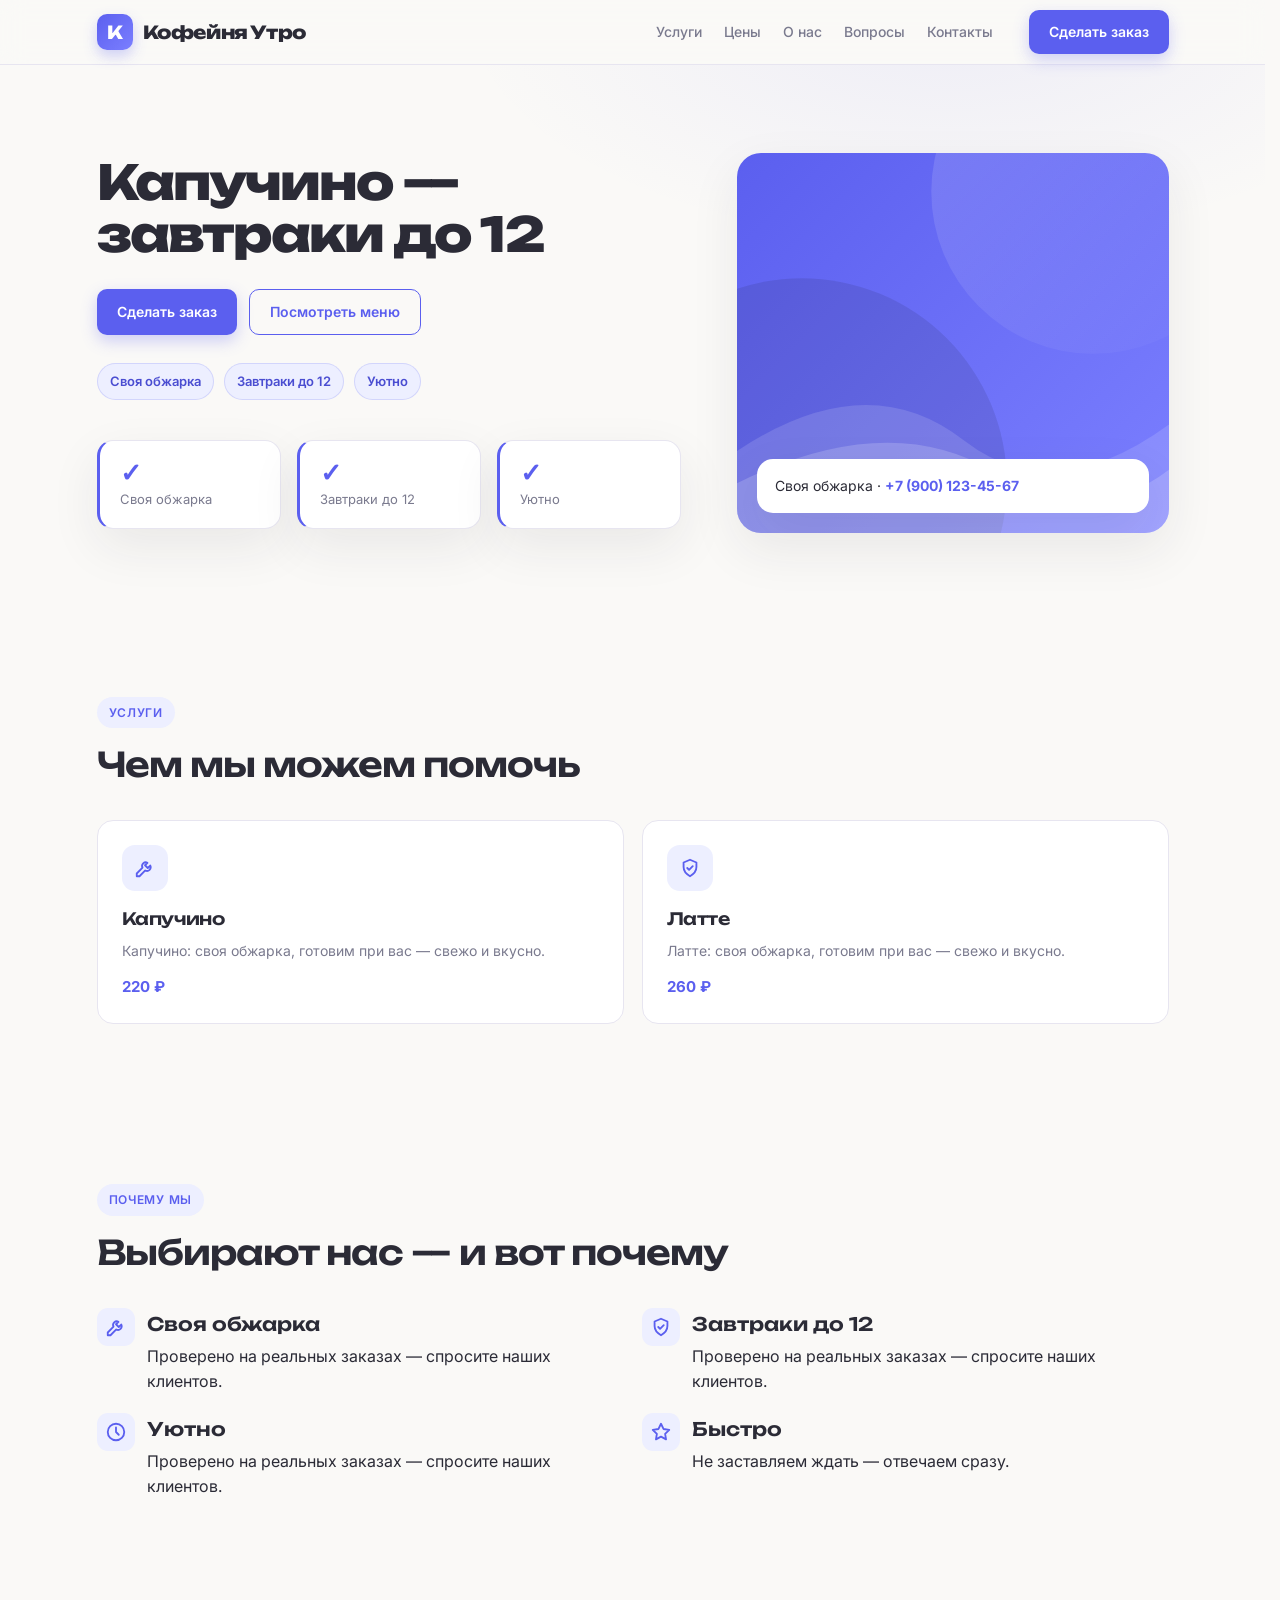
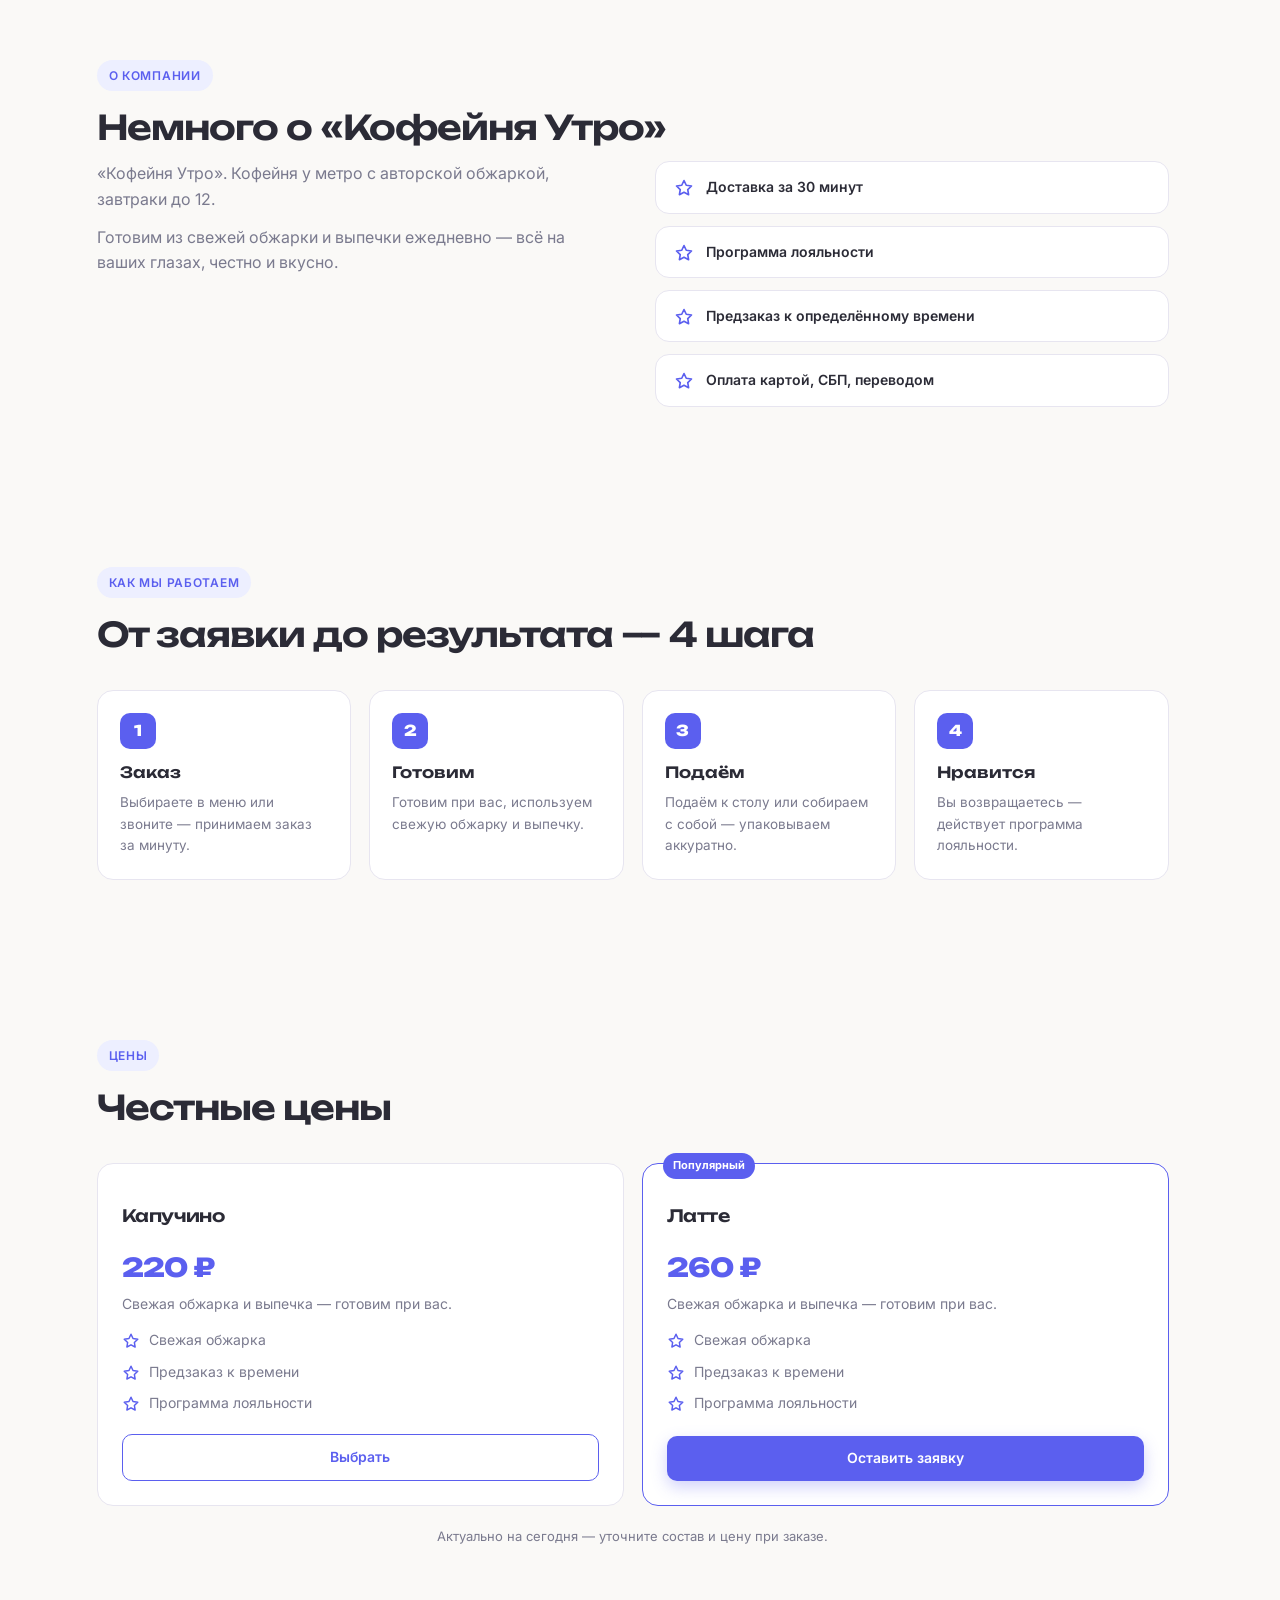
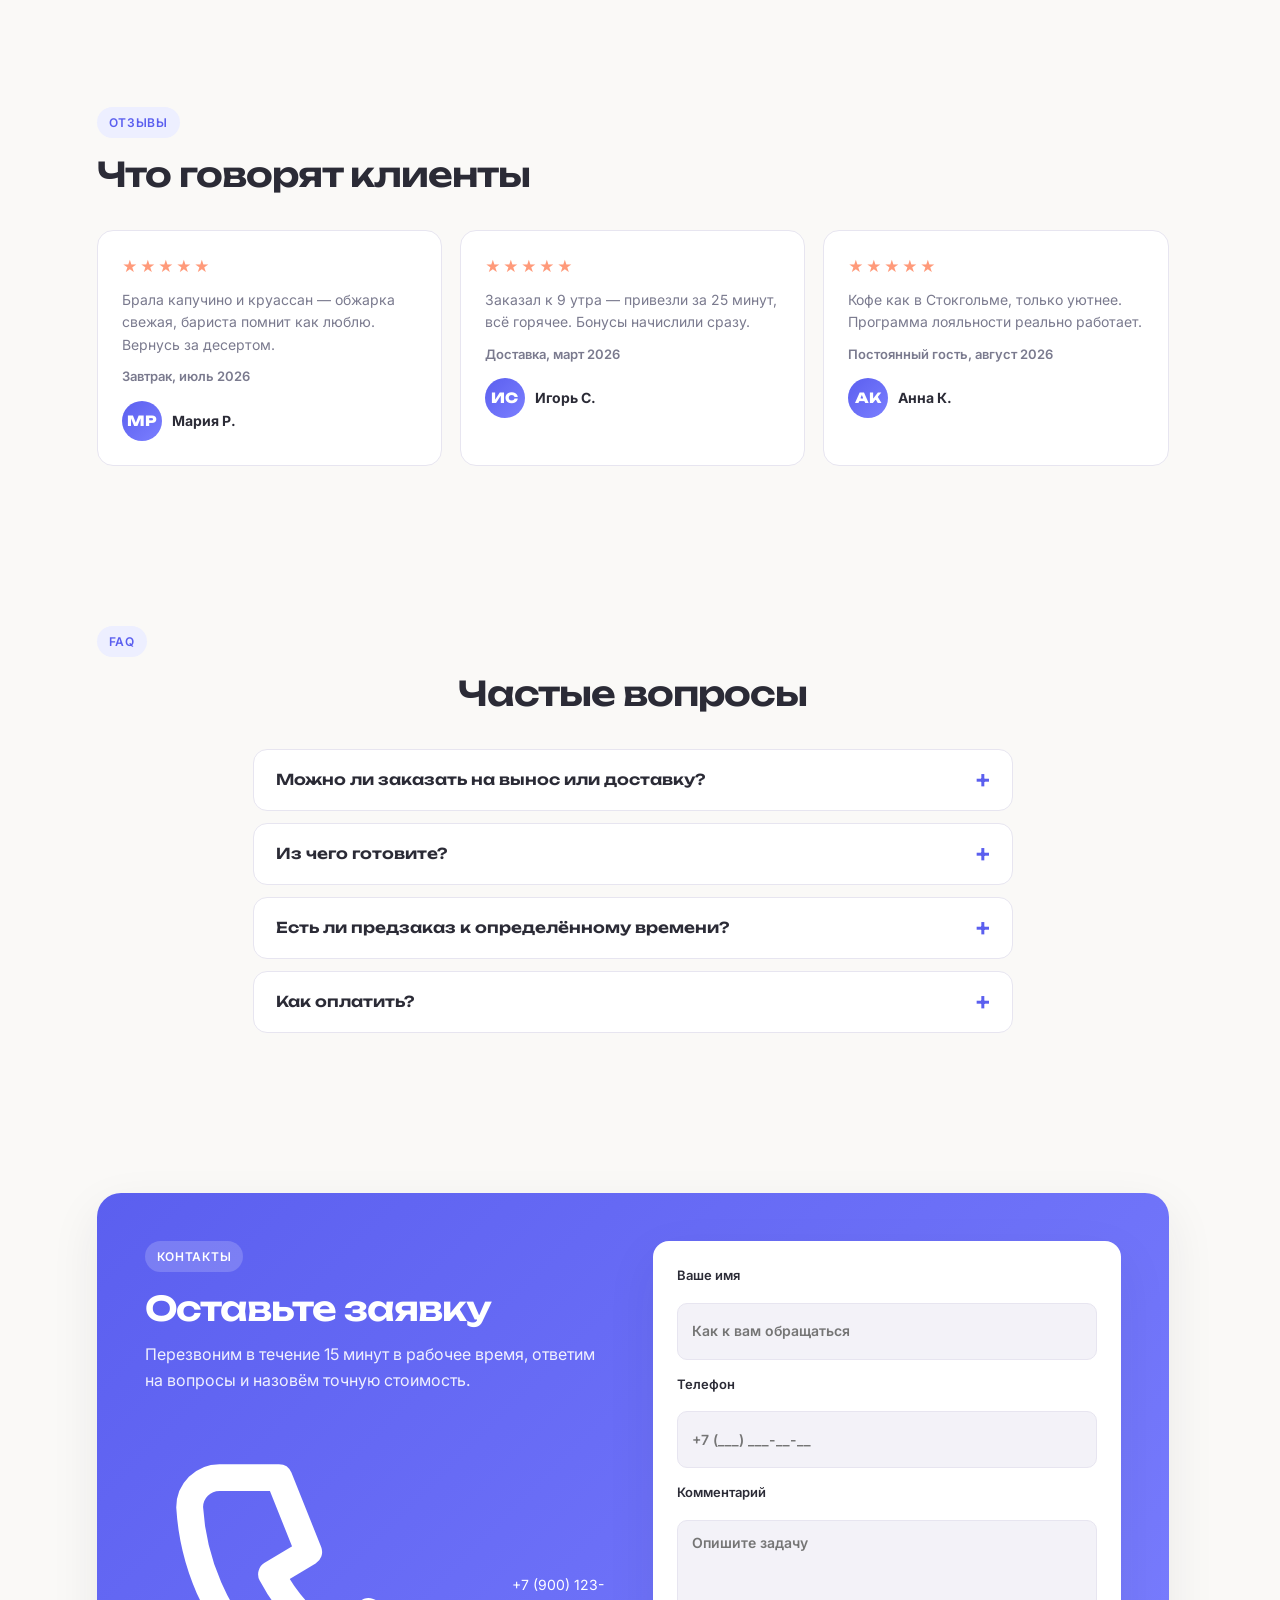
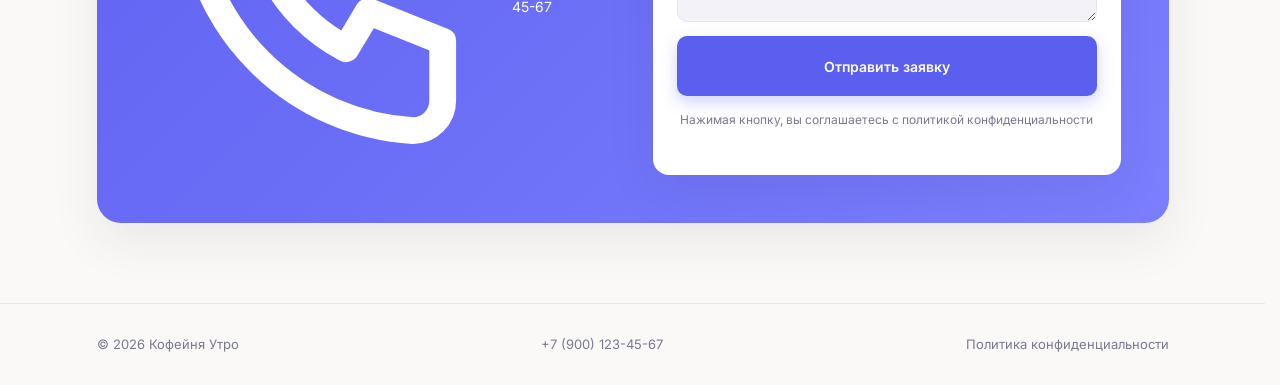
<file: docs/demo/coffee.html>
<!doctype html>
<html lang="ru"><head>
<meta charset="utf-8"><meta name="viewport" content="width=device-width,initial-scale=1">
<title>Кофейня Утро</title>
<meta name="description" content="">
<meta property="og:title" content="Кофейня Утро">
<meta property="og:description" content="">
<meta property="og:type" content="website">
<meta property="og:url" content="/api/site/demo">
<meta name="twitter:card" content="summary">
<meta name="theme-color" content="#5B5FEF">
<link rel="canonical" href="/api/site/demo">
<link rel="preconnect" href="https://fonts.googleapis.com"><link rel="preconnect" href="https://fonts.gstatic.com" crossorigin><link href="https://fonts.googleapis.com/css2?family=Unbounded:wght@400;600;800&family=Inter:wght@400;500;600;700&display=swap" rel="stylesheet">
<style>
    :root{
      --bg:#FAF9F7; --bg2:#FAF9F7; --surface:#FFFFFF; --surface2:#F3F2F8;
      --text:#2B2B36; --muted:#7A7A8E; --border:#E7E5F0;
      --shadow:0 18px 50px rgba(43,43,54,.08);
      --accent:#5B5FEF; --accent-dark:#4A4DD1; --accent-soft:#EDEFFF;
      --accent-soft2:#EDEFFF; --grad2:#7B7FFF;
      --hero-glow:radial-gradient(700px 340px at 75% -10%, #5B5FEF14, transparent 70%);
    }
    *{margin:0;padding:0;box-sizing:border-box}
    html{-webkit-font-smoothing:antialiased; -moz-osx-font-smoothing:grayscale}
    html{scroll-behavior:smooth; scrollbar-gutter:stable}
    ::selection{background:var(--accent); color:#fff}
    :focus-visible{outline:2px solid var(--accent); outline-offset:2px}
    @media (prefers-reduced-motion: reduce){ *,*::before,*::after{animation-duration:.01ms!important; transition-duration:.01ms!important; scroll-behavior:auto!important}}
    body{font-family:'Inter',system-ui,-apple-system,'Segoe UI',Roboto,Arial,sans-serif;
      background:var(--bg);color:var(--text);line-height:1.6;font-size:16px}
    img,svg{display:block;max-width:100%}
    a{color:inherit;text-decoration:none}
    .wrap{max-width:1120px;margin:0 auto;padding:0 24px}

    /* ---------- header ---------- */
    .hdr{position:sticky;top:0;z-index:50;background:color-mix(in srgb,var(--bg) 84%,transparent);
      backdrop-filter:blur(12px);border-bottom:1px solid var(--border)}
    .hdr-in{display:flex;align-items:center;gap:28px;height:64px}
    .logo{display:flex;align-items:center;gap:10px;font-family:'Unbounded',sans-serif;font-weight:800;font-size:18px;letter-spacing:-.4px}
    .logo-mark{width:36px;height:36px;border-radius:10px;flex:0 0 auto;
      background:linear-gradient(135deg,var(--accent),var(--grad2));color:#fff;
      display:flex;align-items:center;justify-content:center;box-shadow:0 6px 14px color-mix(in srgb,var(--accent) 28%,transparent)}
    .logo-mark svg{width:20px;height:20px}
    .nav{display:flex;gap:22px;margin-left:auto;font-size:14px;font-weight:500;color:var(--muted);font-family:'Inter',sans-serif}
    .nav a{transition:color .14s ease}
    .nav a:hover{color:var(--accent)}
    .hdr .btn{margin-left:8px}
    .burger{display:none;margin-left:auto;background:none;border:1px solid var(--border);
      border-radius:10px;padding:8px 10px;color:var(--text);font-size:16px;cursor:pointer}

    /* ---------- buttons — Nelvi: 10px radius, Inter 600 ---------- */
    .btn{display:inline-flex;align-items:center;justify-content:center;gap:8px;
      padding:11px 20px;border-radius:10px;font-family:'Inter',sans-serif;font-weight:600;font-size:14px;cursor:pointer;
      border:none;color:#fff;background:var(--accent);
      box-shadow:0 6px 16px color-mix(in srgb,var(--accent) 28%,transparent);
      transition:transform .14s ease,box-shadow .14s ease,background .14s ease}
    .btn:hover{transform:translateY(-1px);box-shadow:0 10px 22px color-mix(in srgb,var(--accent) 34%,transparent)}
    .btn:active{transform:translateY(0)}
    .btn.ghost{background:transparent;color:var(--accent);border:1.5px solid var(--accent);box-shadow:none}
    .btn.ghost:hover{background:var(--accent);color:#fff;transform:none}
    /* coral CTA variant — используется как .btn-accent */
    .btn-accent{background:#FF7A59;color:#fff}
    .btn-accent:hover{background:#E86647}

    /* ---------- sections ---------- */
    .section{padding:80px 0; scroll-margin-top:72px}
    .section.alt{background:var(--bg2)}
    .kicker{display:inline-flex;align-items:center;gap:8px;font-family:'Inter',sans-serif;font-size:12px;font-weight:600;
      letter-spacing:.06em;text-transform:uppercase;color:var(--accent);
      background:var(--accent-soft);padding:6px 12px;border-radius:999px;margin-bottom:16px}
    h1{font-family:'Unbounded',sans-serif;font-size:clamp(30px,4.6vw,48px);line-height:1.08;letter-spacing:-.04em;font-weight:800}
    h2{font-family:'Unbounded',sans-serif;font-size:clamp(22px,3.2vw,34px);line-height:1.18;letter-spacing:-.03em;font-weight:600;margin-bottom:14px}
    h3{font-family:'Unbounded',sans-serif;font-weight:600}
    .lead{color:var(--muted);font-family:'Inter',sans-serif;font-size:16px;max-width:640px;line-height:1.6}

    /* ---------- hero ---------- */
    .hero{position:relative;padding:88px 0 84px;overflow:hidden;background:var(--hero-glow); isolation:isolate}
    .hero-grid{display:grid;grid-template-columns:1.15fr .85fr;gap:56px;align-items:center}
    .hero .lead{margin:18px 0 28px;font-size:17px}
    .hero-cta{display:flex;gap:12px;flex-wrap:wrap}
    .badges{display:flex;flex-wrap:wrap;gap:10px;margin-top:28px}
    .badge{font-family:'Inter',sans-serif;font-size:13px;font-weight:600;padding:7px 12px;border-radius:999px;
      background:var(--accent-soft);color:var(--accent-dark);border:1px solid color-mix(in srgb,var(--accent) 18%,transparent)}
    .stats{display:grid;grid-template-columns:repeat(3,1fr);gap:16px;margin-top:40px}
    .stat{background:var(--surface);border:1px solid var(--border);border-left:3px solid var(--accent);border-radius:16px;padding:18px 20px;box-shadow:var(--shadow)}
    .stat b{display:block;font-family:'Unbounded',sans-serif;font-size:26px;letter-spacing:-.03em;color:var(--accent);line-height:1}
    .stat span{font-size:13px;color:var(--muted);font-family:'Inter',sans-serif;display:block;margin-top:4px}
    .hero-art{position:relative;border-radius:24px;min-height:380px;overflow:hidden;
      background:linear-gradient(135deg,var(--accent),var(--grad2));box-shadow:var(--shadow)}
    .hero-photo{position:absolute;inset:0;width:100%;height:100%;object-fit:cover}
    .prod-photo{position:absolute;inset:0;width:100%;height:100%;object-fit:cover}
    .hero-art svg{position:absolute;inset:0;width:100%;height:100%}
    .hero-card{position:absolute;left:20px;right:20px;bottom:20px;background:var(--surface);
      border-radius:16px;padding:16px 18px;box-shadow:var(--shadow);font-size:14px;font-family:'Inter',sans-serif}
    .hero-card b{color:var(--accent)}

    /* ---------- grids & cards ---------- */
    .grid{display:grid;gap:18px;margin-top:36px}
    .grid.c3{grid-template-columns:repeat(3,1fr)}
    .grid.c2{grid-template-columns:repeat(2,1fr)}
    .card{background:var(--surface);border:1px solid var(--border);border-radius:16px;
      padding:24px;transition:transform .14s ease,box-shadow .14s ease}
    .card:hover{transform:translateY(-2px);box-shadow:var(--shadow)}
    .card h3{font-family:'Unbounded',sans-serif;font-size:17px;font-weight:600;margin:14px 0 8px;letter-spacing:-.02em}
    .card p{color:var(--muted);font-family:'Inter',sans-serif;font-size:14px;line-height:1.6}
    .price-tag{display:inline-block;margin-top:12px;font-family:'Inter',sans-serif;font-weight:700;font-size:15px;color:var(--accent)}
    .icon{width:46px;height:46px;border-radius:13px;background:var(--accent-soft);color:var(--accent);
      display:flex;align-items:center;justify-content:center}
    .icon svg{width:22px;height:22px;stroke:var(--accent);stroke-width:2;stroke-linecap:round;stroke-linejoin:round}
    .check-item{display:flex;gap:12px;align-items:flex-start}
    .check-item .icon{flex:0 0 auto;width:38px;height:38px;border-radius:11px}
    .check-item h3{margin:2px 0 4px}

    /* ---------- about ---------- */
    .about-grid{display:grid;grid-template-columns:1fr 1fr;gap:44px;align-items:start;margin-top:8px}
    .about-grid .paragraphs p{color:var(--muted);margin-bottom:12px;font-family:'Inter',sans-serif}
    .bullets{display:grid;gap:12px}
    .bullet{display:flex;gap:12px;align-items:flex-start;background:var(--surface);
      border:1px solid var(--border);border-radius:14px;padding:14px 18px;font-family:'Inter',sans-serif;font-weight:600;font-size:14px}
    .bullet svg{width:20px;height:20px;color:var(--accent);flex:0 0 auto;margin-top:2px;stroke-width:2;stroke-linecap:round;stroke-linejoin:round}

    /* ---------- process ---------- */
    .steps{counter-reset:step;display:grid;grid-template-columns:repeat(auto-fit,minmax(230px,1fr));gap:18px;margin-top:36px}
    .step{background:var(--surface);border:1px solid var(--border);border-radius:16px;padding:22px;position:relative}
    .step::before{counter-increment:step;content:counter(step);width:36px;height:36px;border-radius:10px;
      display:flex;align-items:center;justify-content:center;font-family:'Unbounded',sans-serif;font-weight:800;font-size:15px;color:#fff;
      background:var(--accent);margin-bottom:12px}
    .step h3{font-family:'Unbounded',sans-serif;font-size:15.5px;margin-bottom:6px}
    .step p{color:var(--muted);font-family:'Inter',sans-serif;font-size:13.5px;line-height:1.6}

    /* ---------- prices ---------- */
    .price-card{display:flex;flex-direction:column;border-radius:16px}
    .price-card .price{font-family:'Unbounded',sans-serif;font-size:26px;font-weight:800;letter-spacing:-.02em;color:var(--accent);margin:10px 0 4px}
    .price-card ul{list-style:none;margin:14px 0 20px;display:grid;gap:9px}
    .price-card li{display:flex;gap:9px;color:var(--muted);font-family:'Inter',sans-serif;font-size:14px}
    .price-card li svg{width:18px;height:18px;color:var(--accent);flex:0 0 auto;margin-top:3px;stroke-width:2}
    .price-card .btn{margin-top:auto}
    .price-card.featured{border:1.5px solid var(--accent);position:relative}
    .price-card.featured::after{content:'Популярный';position:absolute;top:-11px;left:20px;
      background:var(--accent);color:#fff;font-family:'Inter',sans-serif;font-size:11px;
      font-weight:700;padding:4px 10px;border-radius:999px}
    .price-note{text-align:center;color:var(--muted);font-family:'Inter',sans-serif;font-size:13px;margin-top:20px}

    /* ---------- reviews ---------- */
    .review-stars{color:#FF9A7A;letter-spacing:2px;font-size:15px}
    .review-meta{margin-top:10px;font-size:13px;color:var(--muted);font-weight:600;font-family:'Inter',sans-serif}
    .review-name{display:flex;align-items:center;gap:10px;margin-top:14px;font-family:'Inter',sans-serif;font-weight:700;font-size:14px}
    .avatar{width:40px;height:40px;border-radius:50%;background:linear-gradient(135deg,var(--accent),var(--grad2));
      color:#fff;display:flex;align-items:center;justify-content:center;font-family:'Unbounded',sans-serif;font-weight:800;font-size:14px}

    /* ---------- faq ---------- */
    .faq-list{max-width:760px;margin:36px auto 0;display:grid;gap:12px}
    .faq-list details{background:var(--surface);border:1px solid var(--border);border-radius:14px;padding:18px 22px}
    .faq-list summary{cursor:pointer;font-family:'Unbounded',sans-serif;font-weight:600;font-size:15px;list-style:none;display:flex;justify-content:space-between;gap:16px;align-items:center}
    .faq-list summary::-webkit-details-marker{display:none}
    .faq-list summary::after{content:'+';font-size:22px;color:var(--accent);font-weight:600;line-height:1}
    .faq-list details[open] summary::after{content:'–'}
    .faq-list details p{color:var(--muted);margin-top:12px;font-family:'Inter',sans-serif;font-size:14px;line-height:1.6}

    /* ---------- contacts — Nelvi gradient ---------- */
    .contact-card{background:linear-gradient(135deg,var(--accent),var(--grad2));border-radius:24px;
      padding:48px;display:grid;grid-template-columns:1fr 1fr;gap:40px;color:#fff;box-shadow:var(--shadow)}
    .contact-card h2{color:#fff;font-family:'Unbounded',sans-serif}
    .contact-card .lead{color:rgba(255,255,255,.9);font-family:'Inter',sans-serif}
    .contact-info{display:grid;gap:10px;margin-top:24px;font-family:'Inter',sans-serif;font-size:14px}
    .contact-info div{display:flex;gap:10px;align-items:center}
    .form{background:var(--surface);border-radius:16px;padding:24px;display:grid;gap:14px;box-shadow:var(--shadow)}
    .form label{font-family:'Inter',sans-serif;font-size:13px;font-weight:600;color:var(--text);display:grid;gap:6px}
    .form input,.form textarea{border:1.5px solid var(--border);background:var(--surface2);color:var(--text);
      border-radius:10px;padding:11px 14px;font:inherit;font-family:'Inter',sans-serif;font-size:14px;outline:none;width:100%}
    .form input:focus,.form textarea:focus{border-color:var(--accent)}
    .form .btn{width:100%;border-radius:10px}
    .form-ok{display:none;text-align:center;color:#2EC4B6;font-family:'Inter',sans-serif;font-weight:700;padding:28px 10px}

    /* ---------- products / shop ---------- */
    .prod{display:flex;flex-direction:column;border-radius:16px}
    .prod-img{position:relative;height:150px;border-radius:14px;display:flex;align-items:center;justify-content:center;
      font-size:54px;background:linear-gradient(135deg,var(--accent-soft),color-mix(in srgb,var(--accent) 14%,var(--bg2)));overflow:hidden}
    .prod-badge{position:absolute;top:10px;left:10px;font-family:'Inter',sans-serif;font-size:11px;font-weight:700;padding:4px 10px;border-radius:999px;
      background:var(--accent);color:#fff}
    .prod .price-tag{margin:2px 0 0}
    .prod-row{display:flex;align-items:center;margin:12px 0 14px}
    .prod .btn{width:100%;padding:10px 20px;font-size:14px;border-radius:10px}

    /* ---------- vcard (QR + ссылки) — Nelvi 520px center ---------- */
    .tap-page{background:var(--bg);min-height:100vh}
    .tap-wrap{max-width:520px;margin:0 auto;padding:28px 18px 40px}
    .tap-profile{text-align:center;padding:28px 20px 10px}
    .tap-avatar{width:96px;height:96px;border-radius:22px;margin:0 auto 14px;overflow:hidden;background:linear-gradient(135deg,var(--accent),var(--grad2));display:flex;align-items:center;justify-content:center;color:#fff;font-family:'Unbounded',sans-serif;font-weight:800;font-size:36px;position:relative;box-shadow:0 6px 18px color-mix(in srgb,var(--accent) 30%,transparent)}
    .tap-avatar img{position:absolute;inset:0;width:100%;height:100%;object-fit:cover}
    .tap-name{font-family:'Unbounded',sans-serif;font-size:22px;font-weight:800;letter-spacing:-.03em;margin-bottom:6px}
    .tap-subtitle{font-family:'Inter',sans-serif;font-size:14px;color:var(--muted);margin-bottom:10px}
    .tap-bio{font-family:'Inter',sans-serif;font-size:14px;color:var(--muted);line-height:1.6;max-width:420px;margin:0 auto}
    .tap-badges{display:flex;gap:8px;justify-content:center;flex-wrap:wrap;margin-top:14px}
    .tap-badges span{font-family:'Inter',sans-serif;font-size:12px;font-weight:700;padding:5px 10px;border-radius:999px;background:var(--accent-soft);color:var(--accent-dark)}
    .tap-links{display:grid;gap:12px;margin-top:22px}
    .tap-link{display:flex;align-items:center;gap:14px;padding:16px 18px;border-radius:14px;border:1px solid var(--border);background:var(--surface);box-shadow:0 6px 18px rgba(43,43,54,.06);transition:transform .13s ease,box-shadow .13s}
    .tap-link.filled{background:var(--accent);color:#fff;border-color:transparent;box-shadow:0 8px 18px color-mix(in srgb,var(--accent) 28%,transparent)}
    .tap-link:hover{transform:translateY(-1px);box-shadow:0 10px 24px rgba(43,43,54,.10)}
    .tap-link-ico{width:42px;height:42px;border-radius:10px;background:var(--accent-soft);color:var(--accent);display:flex;align-items:center;justify-content:center;font-size:20px;flex:0 0 auto}
    .tap-link.filled .tap-link-ico{background:rgba(255,255,255,.22);color:#fff}
    .tap-link-title{font-family:'Unbounded',sans-serif;font-weight:600;font-size:14.5px;letter-spacing:-.01em}
    .tap-link-sub{font-family:'Inter',sans-serif;font-size:12.5px;opacity:.8;margin-top:2px}
    .tap-link-arrow{margin-left:auto;opacity:.5}
    .socials{display:flex;gap:10px;justify-content:center;flex-wrap:wrap;margin-top:18px}
    .social-btn{width:52px;height:52px;border-radius:50%;display:flex;align-items:center;justify-content:center;background:var(--surface);border:1px solid var(--border);color:var(--text);font-size:20px;box-shadow:0 4px 14px rgba(43,43,54,.06);transition:transform .12s}
    .social-btn:hover{transform:translateY(-1px);border-color:var(--accent);color:var(--accent)}
    .messengers{display:grid;gap:10px;margin-top:18px}
    .msgr-btn{display:flex;align-items:center;gap:12px;padding:14px 18px;border-radius:14px;background:var(--surface);border:1px solid var(--border);font-family:'Inter',sans-serif;font-weight:600}
    .msgr-btn.wa{background:#25D366;color:#fff;border-color:transparent}
    .msgr-btn.tg{background:#2AABEE;color:#fff;border-color:transparent}
    .msgr-btn.vb{background:#7360F2;color:#fff;border-color:transparent}
    .qr-card{text-align:center;margin-top:24px;padding:24px;background:var(--surface);border:1px solid var(--border);border-radius:18px;box-shadow:var(--shadow)}
    .qr-img{width:220px;height:220px;margin:14px auto;background:#fff;border-radius:14px;padding:10px;box-shadow:0 6px 18px rgba(43,43,54,.08)}
    .qr-img img{width:100%;height:100%;object-fit:contain}
    .vcard-actions{display:grid;grid-template-columns:1fr 1fr;gap:10px;margin-top:16px}
    .vcard-contact{display:flex;align-items:center;gap:12px;padding:14px 16px;border-radius:14px;background:var(--surface2);border:1px solid var(--border);margin-top:10px}
    .vcard-contact .ic{width:40px;height:40px;border-radius:10px;background:var(--accent-soft);color:var(--accent);display:flex;align-items:center;justify-content:center}
    .vcard-contact .ic svg{stroke:var(--accent);stroke-width:2;stroke-linecap:round;stroke-linejoin:round}
    .tap-text{margin-top:20px;padding:18px;background:var(--surface);border:1px solid var(--border);border-radius:14px;color:var(--muted);font-family:'Inter',sans-serif;font-size:14px;line-height:1.6}
    .tap-text h3{font-family:'Unbounded',sans-serif}

    /* ---------- cart — Nelvi mint success ---------- */
    .cart-fab{position:fixed;right:22px;bottom:22px;z-index:60;width:56px;height:56px;border-radius:50%;border:none;cursor:pointer;
      background:var(--accent);color:#fff;display:flex;align-items:center;justify-content:center;
      box-shadow:0 10px 28px color-mix(in srgb,var(--accent) 36%,transparent);transition:transform .14s ease}
    .cart-fab:hover{transform:translateY(-1px)}
    .cart-fab svg{width:24px;height:24px;stroke:#fff;stroke-width:2;stroke-linecap:round;stroke-linejoin:round}
    .cart-fab.bump{animation:bump .35s ease}
    @keyframes bump{40%{transform:scale(1.14)}}
    .cart-count{position:absolute;top:-4px;right:-4px;min-width:22px;height:22px;border-radius:99px;background:#FF7A59;color:#fff;
      font-family:'Inter',sans-serif;font-size:11px;font-weight:800;display:flex;align-items:center;justify-content:center;padding:0 6px;border:2px solid var(--bg)}
    .cart-overlay{position:fixed;inset:0;background:rgba(27,27,36,.45);z-index:70}
    .cart-drawer{position:fixed;top:0;right:-420px;width:min(400px,94vw);height:100vh;z-index:71;background:var(--surface);
      box-shadow:-20px 0 60px rgba(0,0,0,.22);display:flex;flex-direction:column;padding:22px;transition:right .28s ease;overflow-y:auto}
    .cart-drawer.open{right:0}
    .cart-head{display:flex;align-items:center;justify-content:space-between;font-family:'Unbounded',sans-serif;font-size:17px;margin-bottom:16px}
    .cart-close{background:var(--surface2);border:1px solid var(--border);color:var(--muted);width:36px;height:36px;
      border-radius:10px;font-size:20px;cursor:pointer;font-family:'Inter',sans-serif}
    .cart-items{display:grid;gap:12px}
    .cart-item{display:flex;align-items:center;gap:12px;background:var(--surface2);border:1px solid var(--border);
      border-radius:14px;padding:12px 14px}
    .ci-name{flex:1;font-family:'Inter',sans-serif;font-weight:600;font-size:14px;line-height:1.35}
    .ci-name small{display:block;color:var(--muted);font-weight:500;margin-top:2px}
    .ci-qty{display:flex;align-items:center;gap:9px}
    .ci-qty button{width:28px;height:28px;border-radius:8px;border:1px solid var(--border);background:var(--surface);
      color:var(--text);font-size:16px;cursor:pointer;line-height:1;font-family:'Inter',sans-serif}
    .ci-qty span{min-width:18px;text-align:center;font-weight:700;font-family:'Inter',sans-serif}
    .ci-sum{font-family:'Inter',sans-serif;font-weight:700;font-size:14px;color:var(--accent);min-width:74px;text-align:right}
    .cart-total{margin-top:16px;font-family:'Inter',sans-serif;font-size:15px;display:flex;justify-content:space-between;border-top:1px solid var(--border);padding-top:14px}
    .cart-total b{font-family:'Unbounded',sans-serif;font-size:17px;color:var(--accent)}
    .cart-form{margin-top:16px;box-shadow:none;border:1px solid var(--border);border-radius:16px}
    .cart-empty,.cart-ok{margin:auto;text-align:center;color:var(--muted);font-family:'Inter',sans-serif;font-size:14px;padding:30px 10px}
    .cart-ok{color:#2EC4B6;font-weight:700}
    .cart-empty a{color:var(--accent)}

    /* ---------- toast — Nelvi mint ---------- */
    .toast{display:flex;align-items:center;gap:10px;background:rgba(46,196,182,.12);border:1px solid #2EC4B6;color:#2EC4B6;padding:10px 14px;border-radius:10px;font-family:'Inter',sans-serif;font-size:13px;font-weight:600}

    /* ---------- footer ---------- */
    .ftr{border-top:1px solid var(--border);padding:30px 0;font-family:'Inter',sans-serif;font-size:13px;color:var(--muted)}
    .ftr-in{display:flex;flex-wrap:wrap;gap:14px;align-items:center;justify-content:space-between}

    @media(max-width:900px){
      .hero-grid,.about-grid,.contact-card{grid-template-columns:1fr}
      .grid.c3{grid-template-columns:repeat(2,1fr)}
      .hero{padding:64px 0}
      .hero-art{min-height:280px}
      .nav{display:none}
      .burger{display:block}
      .nav.open{display:flex;position:absolute;top:68px;left:0;right:0;flex-direction:column;
        background:var(--bg);border-bottom:1px solid var(--border);padding:18px 24px;gap:14px}
      .hdr .btn{display:none}
      .section{padding:60px 0}
      .contact-card{padding:32px}
      .stats{grid-template-columns:1fr 1fr}
    }
    @media(max-width:560px){
      .grid.c3,.grid.c2{grid-template-columns:1fr}
      .hero-cta .btn{width:100%}
    }
    </style>
<script type="application/ld+json">{"@context":"https://schema.org","@type":"Organization","name":"Кофейня Утро","telephone":"+7 (900) 123-45-67","email":"","address":"","url":"/api/site/demo"}</script>
</head><body>

<header class="hdr"><div class="wrap hdr-in">
  <a class="logo" href="#"><span class="logo-mark">К</span>Кофейня Утро</a>
  <nav class="nav" id="nav"><a href="#services">Услуги</a><a href="#prices">Цены</a><a href="#about">О нас</a><a href="#faq">Вопросы</a><a href="#contacts">Контакты</a></nav>
  <a class="btn" href="#contacts">Сделать заказ</a>
  <button class="burger" aria-label="Меню" aria-controls="nav" aria-expanded="false" onclick="this.setAttribute('aria-expanded', document.getElementById('nav').classList.toggle('open').toString())">☰</button>
</div></header>
<section class="hero"><div class="wrap hero-grid">
  <div>
    <h1>Капучино — завтраки до 12</h1>
    <p class="lead"></p>
    <div class="hero-cta">
      <a class="btn" href="#contacts">Сделать заказ</a>
      <a class="btn ghost" href="#prices">Посмотреть меню</a>
    </div>
    <div class="badges"><span class="badge">Своя обжарка</span><span class="badge">Завтраки до 12</span><span class="badge">Уютно</span></div>
    <div class='stats'><div class='stat'><b>✓</b><span>Своя обжарка</span></div><div class='stat'><b>✓</b><span>Завтраки до 12</span></div><div class='stat'><b>✓</b><span>Уютно</span></div></div>
  </div>
  
<div class="hero-art">
  <svg viewBox="0 0 400 400" preserveAspectRatio="xMidYMid slice" aria-hidden="true">
    <defs><linearGradient id="g1" x1="0" y1="0" x2="1" y2="1">
      <stop offset="0" stop-color="#ffffff" stop-opacity=".16"/>
      <stop offset="1" stop-color="#ffffff" stop-opacity="0"/></linearGradient></defs>
    <circle cx="330" cy="60" r="150" fill="url(#g1)"/>
    <circle cx="60" cy="330" r="190" fill="#00000018"/>
    <path d="M0 300 Q120 220 210 290 T420 260 V400 H0 Z" fill="#ffffff22"/>
    <path d="M0 330 Q140 260 240 320 T420 300 V400 H0 Z" fill="#ffffff2e"/>
  </svg>
  <div class="hero-card">Своя обжарка · <b>+7 (900) 123-45-67</b></div>
</div>
</div></section>
<section class="section alt" id="services"><div class="wrap">
  <span class="kicker">Услуги</span>
  <h2>Чем мы можем помочь</h2>
  <div class="grid c2">
<div class="card">
  <div class="icon"><svg viewBox="0 0 24 24" fill="none" stroke="currentColor" stroke-width="1.8" stroke-linecap="round" stroke-linejoin="round"><path d="M14.7 6.3a4 4 0 0 0-5.4 5.4L3 18v3h3l6.3-6.3a4 4 0 0 0 5.4-5.4L15 12l-3-3 2.7-2.7z"/></svg></div>
  <h3>Капучино</h3>
  <p>Капучино: своя обжарка, готовим при вас — свежо и вкусно.</p>
  <span class="price-tag">220 ₽</span>
</div>
<div class="card">
  <div class="icon"><svg viewBox="0 0 24 24" fill="none" stroke="currentColor" stroke-width="1.8" stroke-linecap="round" stroke-linejoin="round"><path d="M12 3l7 3v5c0 5-3.5 8-7 10-3.5-2-7-5-7-10V6l7-3z"/><path d="M9 12l2 2 4-4"/></svg></div>
  <h3>Латте</h3>
  <p>Латте: своя обжарка, готовим при вас — свежо и вкусно.</p>
  <span class="price-tag">260 ₽</span>
</div></div>
</div></section>
<section class="section" id="advantages"><div class="wrap">
  <span class="kicker">Почему мы</span>
  <h2>Выбирают нас — и вот почему</h2>
  <div class="grid c2">
<div class="check-item">
  <div class="icon"><svg viewBox="0 0 24 24" fill="none" stroke="currentColor" stroke-width="1.8" stroke-linecap="round" stroke-linejoin="round"><path d="M14.7 6.3a4 4 0 0 0-5.4 5.4L3 18v3h3l6.3-6.3a4 4 0 0 0 5.4-5.4L15 12l-3-3 2.7-2.7z"/></svg></div>
  <div><h3>Своя обжарка</h3><p>Проверено на реальных заказах — спросите наших клиентов.</p></div>
</div>
<div class="check-item">
  <div class="icon"><svg viewBox="0 0 24 24" fill="none" stroke="currentColor" stroke-width="1.8" stroke-linecap="round" stroke-linejoin="round"><path d="M12 3l7 3v5c0 5-3.5 8-7 10-3.5-2-7-5-7-10V6l7-3z"/><path d="M9 12l2 2 4-4"/></svg></div>
  <div><h3>Завтраки до 12</h3><p>Проверено на реальных заказах — спросите наших клиентов.</p></div>
</div>
<div class="check-item">
  <div class="icon"><svg viewBox="0 0 24 24" fill="none" stroke="currentColor" stroke-width="1.8" stroke-linecap="round" stroke-linejoin="round"><circle cx="12" cy="12" r="9"/><path d="M12 7v5l3 3"/></svg></div>
  <div><h3>Уютно</h3><p>Проверено на реальных заказах — спросите наших клиентов.</p></div>
</div>
<div class="check-item">
  <div class="icon"><svg viewBox="0 0 24 24" fill="none" stroke="currentColor" stroke-width="1.8" stroke-linecap="round" stroke-linejoin="round"><path d="M12 3l2.7 5.7 6.3.9-4.5 4.4 1 6-5.5-2.9L6.5 20l1-6L3 9.6l6.3-.9L12 3z"/></svg></div>
  <div><h3>Быстро</h3><p>Не заставляем ждать — отвечаем сразу.</p></div>
</div></div>
</div></section>
<section class="section alt" id="about"><div class="wrap">
  <span class="kicker">О компании</span>
  <h2>Немного о «Кофейня Утро»</h2>
  <div class="about-grid">
    <div class="paragraphs"><p>«Кофейня Утро». Кофейня у метро с авторской обжаркой, завтраки до 12.</p><p>Готовим из свежей обжарки и выпечки ежедневно — всё на ваших глазах, честно и вкусно.</p></div>
    <div class="bullets"><div class="bullet"><svg viewBox="0 0 24 24" fill="none" stroke="currentColor" stroke-width="1.8" stroke-linecap="round" stroke-linejoin="round"><path d="M12 3l2.7 5.7 6.3.9-4.5 4.4 1 6-5.5-2.9L6.5 20l1-6L3 9.6l6.3-.9L12 3z"/></svg><span>Доставка за 30 минут</span></div><div class="bullet"><svg viewBox="0 0 24 24" fill="none" stroke="currentColor" stroke-width="1.8" stroke-linecap="round" stroke-linejoin="round"><path d="M12 3l2.7 5.7 6.3.9-4.5 4.4 1 6-5.5-2.9L6.5 20l1-6L3 9.6l6.3-.9L12 3z"/></svg><span>Программа лояльности</span></div><div class="bullet"><svg viewBox="0 0 24 24" fill="none" stroke="currentColor" stroke-width="1.8" stroke-linecap="round" stroke-linejoin="round"><path d="M12 3l2.7 5.7 6.3.9-4.5 4.4 1 6-5.5-2.9L6.5 20l1-6L3 9.6l6.3-.9L12 3z"/></svg><span>Предзаказ к определённому времени</span></div><div class="bullet"><svg viewBox="0 0 24 24" fill="none" stroke="currentColor" stroke-width="1.8" stroke-linecap="round" stroke-linejoin="round"><path d="M12 3l2.7 5.7 6.3.9-4.5 4.4 1 6-5.5-2.9L6.5 20l1-6L3 9.6l6.3-.9L12 3z"/></svg><span>Оплата картой, СБП, переводом</span></div></div>
  </div>
</div></section>
<section class="section" id="process"><div class="wrap">
  <span class="kicker">Как мы работаем</span>
  <h2>От заявки до результата — 4 шага</h2>
  <div class="steps"><div class="step"><h3>Заказ</h3>
      <p>Выбираете в меню или звоните — принимаем заказ за минуту.</p></div><div class="step"><h3>Готовим</h3>
      <p>Готовим при вас, используем свежую обжарку и выпечку.</p></div><div class="step"><h3>Подаём</h3>
      <p>Подаём к столу или собираем с собой — упаковываем аккуратно.</p></div><div class="step"><h3>Нравится</h3>
      <p>Вы возвращаетесь — действует программа лояльности.</p></div></div>
</div></section>
<section class="section alt" id="prices"><div class="wrap">
  <span class="kicker">Цены</span>
  <h2>Честные цены</h2>
  <div class="grid c2">
<div class="card price-card">
  <h3>Капучино</h3>
  <div class="price">220 ₽</div>
  <p>Свежая обжарка и выпечка — готовим при вас.</p>
  <ul><li><svg viewBox="0 0 24 24" fill="none" stroke="currentColor" stroke-width="1.8" stroke-linecap="round" stroke-linejoin="round"><path d="M12 3l2.7 5.7 6.3.9-4.5 4.4 1 6-5.5-2.9L6.5 20l1-6L3 9.6l6.3-.9L12 3z"/></svg><span>Свежая обжарка</span></li><li><svg viewBox="0 0 24 24" fill="none" stroke="currentColor" stroke-width="1.8" stroke-linecap="round" stroke-linejoin="round"><path d="M12 3l2.7 5.7 6.3.9-4.5 4.4 1 6-5.5-2.9L6.5 20l1-6L3 9.6l6.3-.9L12 3z"/></svg><span>Предзаказ к времени</span></li><li><svg viewBox="0 0 24 24" fill="none" stroke="currentColor" stroke-width="1.8" stroke-linecap="round" stroke-linejoin="round"><path d="M12 3l2.7 5.7 6.3.9-4.5 4.4 1 6-5.5-2.9L6.5 20l1-6L3 9.6l6.3-.9L12 3z"/></svg><span>Программа лояльности</span></li></ul>
  <a class="btn ghost" href="#contacts">Выбрать</a>
</div>
<div class="card price-card featured">
  <h3>Латте</h3>
  <div class="price">260 ₽</div>
  <p>Свежая обжарка и выпечка — готовим при вас.</p>
  <ul><li><svg viewBox="0 0 24 24" fill="none" stroke="currentColor" stroke-width="1.8" stroke-linecap="round" stroke-linejoin="round"><path d="M12 3l2.7 5.7 6.3.9-4.5 4.4 1 6-5.5-2.9L6.5 20l1-6L3 9.6l6.3-.9L12 3z"/></svg><span>Свежая обжарка</span></li><li><svg viewBox="0 0 24 24" fill="none" stroke="currentColor" stroke-width="1.8" stroke-linecap="round" stroke-linejoin="round"><path d="M12 3l2.7 5.7 6.3.9-4.5 4.4 1 6-5.5-2.9L6.5 20l1-6L3 9.6l6.3-.9L12 3z"/></svg><span>Предзаказ к времени</span></li><li><svg viewBox="0 0 24 24" fill="none" stroke="currentColor" stroke-width="1.8" stroke-linecap="round" stroke-linejoin="round"><path d="M12 3l2.7 5.7 6.3.9-4.5 4.4 1 6-5.5-2.9L6.5 20l1-6L3 9.6l6.3-.9L12 3z"/></svg><span>Программа лояльности</span></li></ul>
  <a class="btn" href="#contacts">Оставить заявку</a>
</div></div>
  <div class='price-note'>Актуально на сегодня — уточните состав и цену при заказе.</div>
</div></section>
<section class="section" id="reviews"><div class="wrap">
  <span class="kicker">Отзывы</span>
  <h2>Что говорят клиенты</h2>
  <div class="grid c3">
<div class="card">
  <div class="review-stars">★★★★★</div>
  <p style="margin-top:10px">Брала капучино и круассан — обжарка свежая, бариста помнит как люблю. Вернусь за десертом.</p>
  <div class="review-meta">Завтрак, июль 2026</div>
  <div class="review-name"><span class="avatar">МР</span>Мария Р.</div>
</div>
<div class="card">
  <div class="review-stars">★★★★★</div>
  <p style="margin-top:10px">Заказал к 9 утра — привезли за 25 минут, всё горячее. Бонусы начислили сразу.</p>
  <div class="review-meta">Доставка, март 2026</div>
  <div class="review-name"><span class="avatar">ИС</span>Игорь С.</div>
</div>
<div class="card">
  <div class="review-stars">★★★★★</div>
  <p style="margin-top:10px">Кофе как в Стокгольме, только уютнее. Программа лояльности реально работает.</p>
  <div class="review-meta">Постоянный гость, август 2026</div>
  <div class="review-name"><span class="avatar">АК</span>Анна К.</div>
</div></div>
</div></section>
<section class="section alt" id="faq"><div class="wrap">
  <span class="kicker">FAQ</span>
  <h2 style="text-align:center">Частые вопросы</h2>
  <div class="faq-list"><details><summary>Можно ли заказать на вынос или доставку?</summary>
      <p>Да — соберите заказ онлайн или позвоните, доставляем за 30 минут.</p></details><details><summary>Из чего готовите?</summary>
      <p>Свежая обжарка и выпечка ежедневно, ингредиенты — от проверенных поставщиков.</p></details><details><summary>Есть ли предзаказ к определённому времени?</summary>
      <p>Да, укажите время в комментарии — подготовим к вашему визиту.</p></details><details><summary>Как оплатить?</summary>
      <p>Карта, СБП, наличные. Программа лояльности — бонусы с каждого заказа.</p></details></div>
</div></section>
<section class="section" id="contacts"><div class="wrap">
 <div class="contact-card">
  <div>
    <span class="kicker" style="background:rgba(255,255,255,.18);color:#fff">Контакты</span>
    <h2>Оставьте заявку</h2>
    <p class="lead">Перезвоним в течение 15 минут в рабочее время, ответим на вопросы и назовём точную стоимость.</p>
    <div class="contact-info"><div><svg viewBox="0 0 24 24" fill="none" stroke="currentColor" stroke-width="1.8" stroke-linecap="round" stroke-linejoin="round"><path d="M5 4h4l2 5-2.5 1.5a12 12 0 0 0 5 5L15 13l5 2v4a2 2 0 0 1-2 2A16 16 0 0 1 3 6a2 2 0 0 1 2-2z"/></svg><span>+7 (900) 123-45-67</span></div></div>
  </div>
  <form class="form" id="lead-form" data-site="demo">
    <label>Ваше имя<input type="text" name="name" placeholder="Как к вам обращаться" autocomplete="name" required></label><label>Телефон<input type="tel" name="phone" placeholder="+7 (___) ___-__-__" autocomplete="tel" inputmode="tel" required></label><label>Комментарий<textarea name="comment" rows="3" placeholder="Опишите задачу"></textarea></label>
    <button class="btn" type="submit">Отправить заявку</button>
    <div class="form-ok" id="form-ok" role="status" aria-live="polite">Спасибо! Заявка отправлена — мы свяжемся с вами.</div>
    <p style="font-size:12px;color:var(--muted);text-align:center">Нажимая кнопку, вы соглашаетесь с политикой конфиденциальности</p>
  </form>
 </div>
</div></section>
<footer class="ftr"><div class="wrap ftr-in">
  <span>© 2026 Кофейня Утро</span>
  <span>+7 (900) 123-45-67</span>
  <span><a href="#/privacy" onclick="return false">Политика конфиденциальности</a></span>
</div></footer>

<script>
(function(){
  var f = document.getElementById('lead-form');
  if (!f) return;  // секцию контактов могли удалить в редакторе
  f.addEventListener('submit', async function(e){
    e.preventDefault();
    var data = {};
    new FormData(f).forEach(function(v,k){ data[k]=v; });
    try { await fetch('/api/lead/' + f.dataset.site, {method:'POST',
      headers:{'Content-Type':'application/json'}, body: JSON.stringify(data)});
    } catch(err) {}
    f.querySelectorAll('label,button').forEach(function(el){el.style.display='none'});
    document.getElementById('form-ok').style.display='block';
  });
})();
</script>

</body></html>
</file>
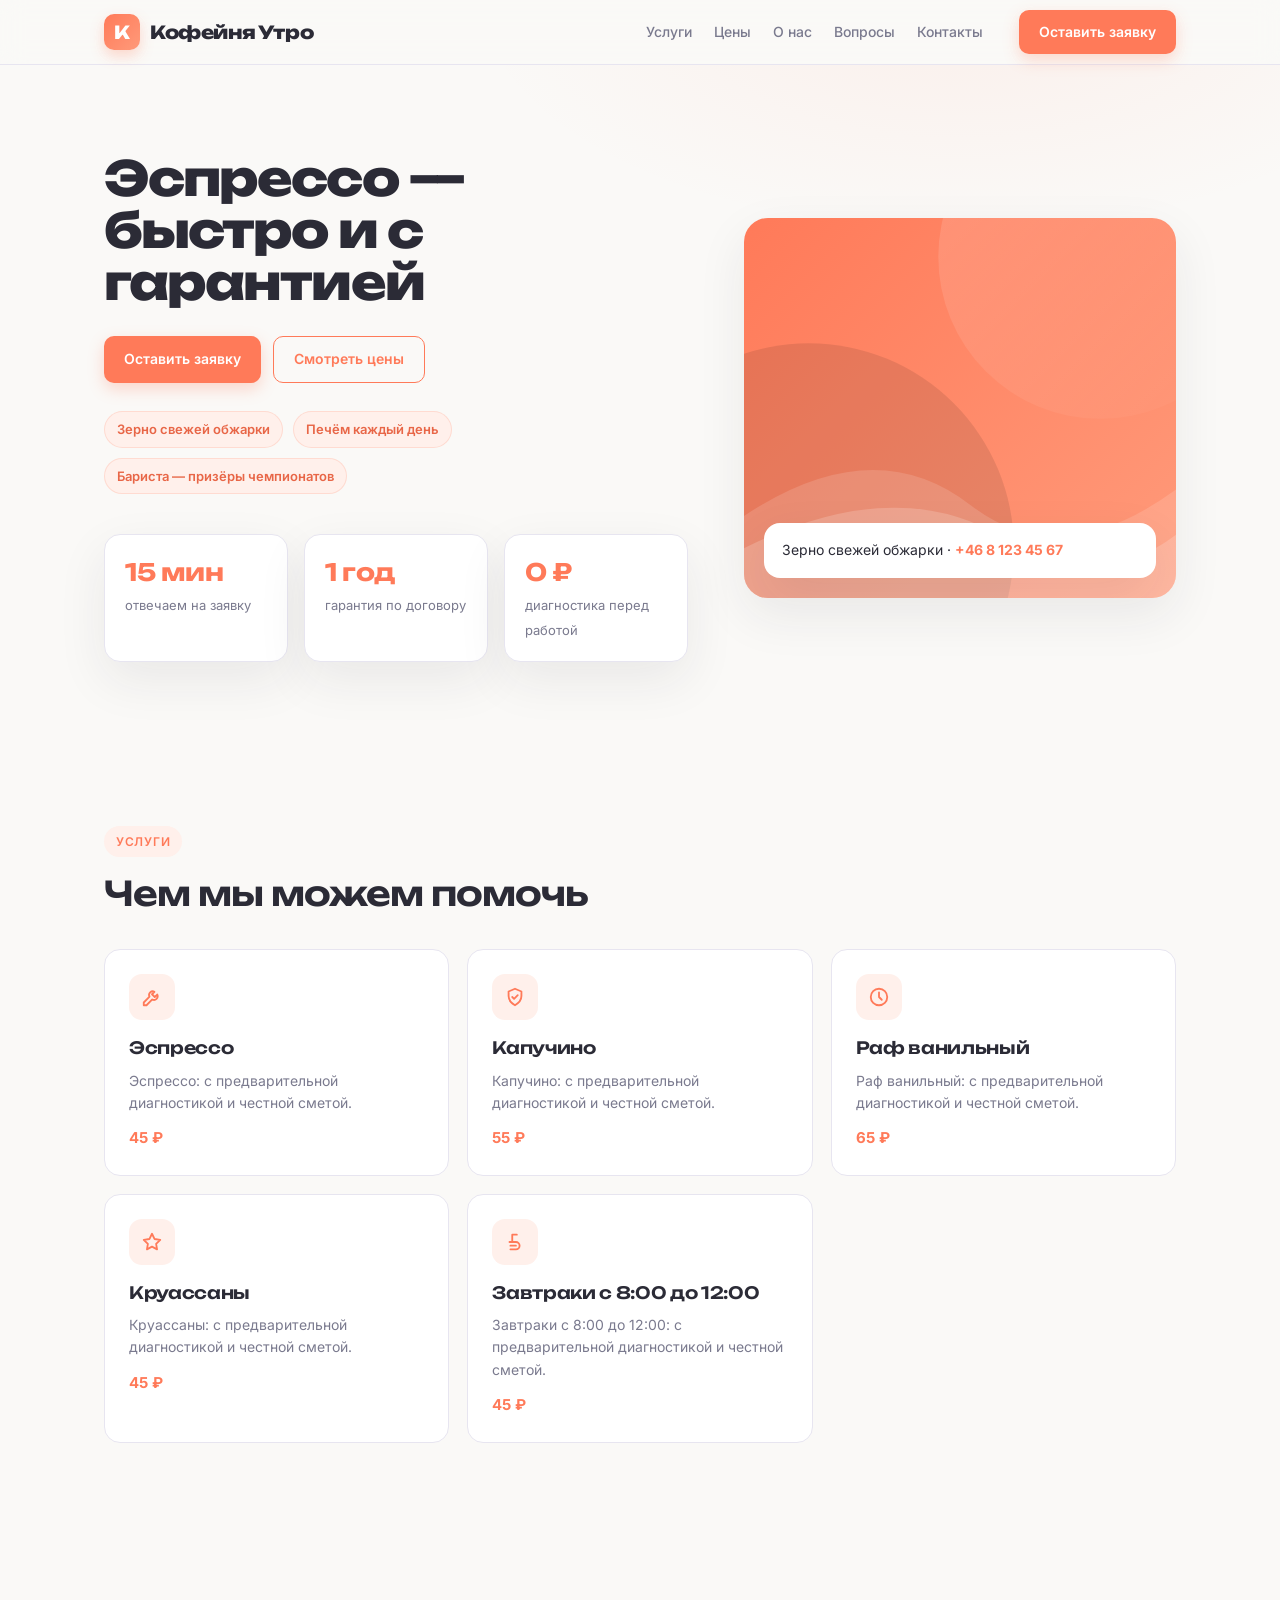
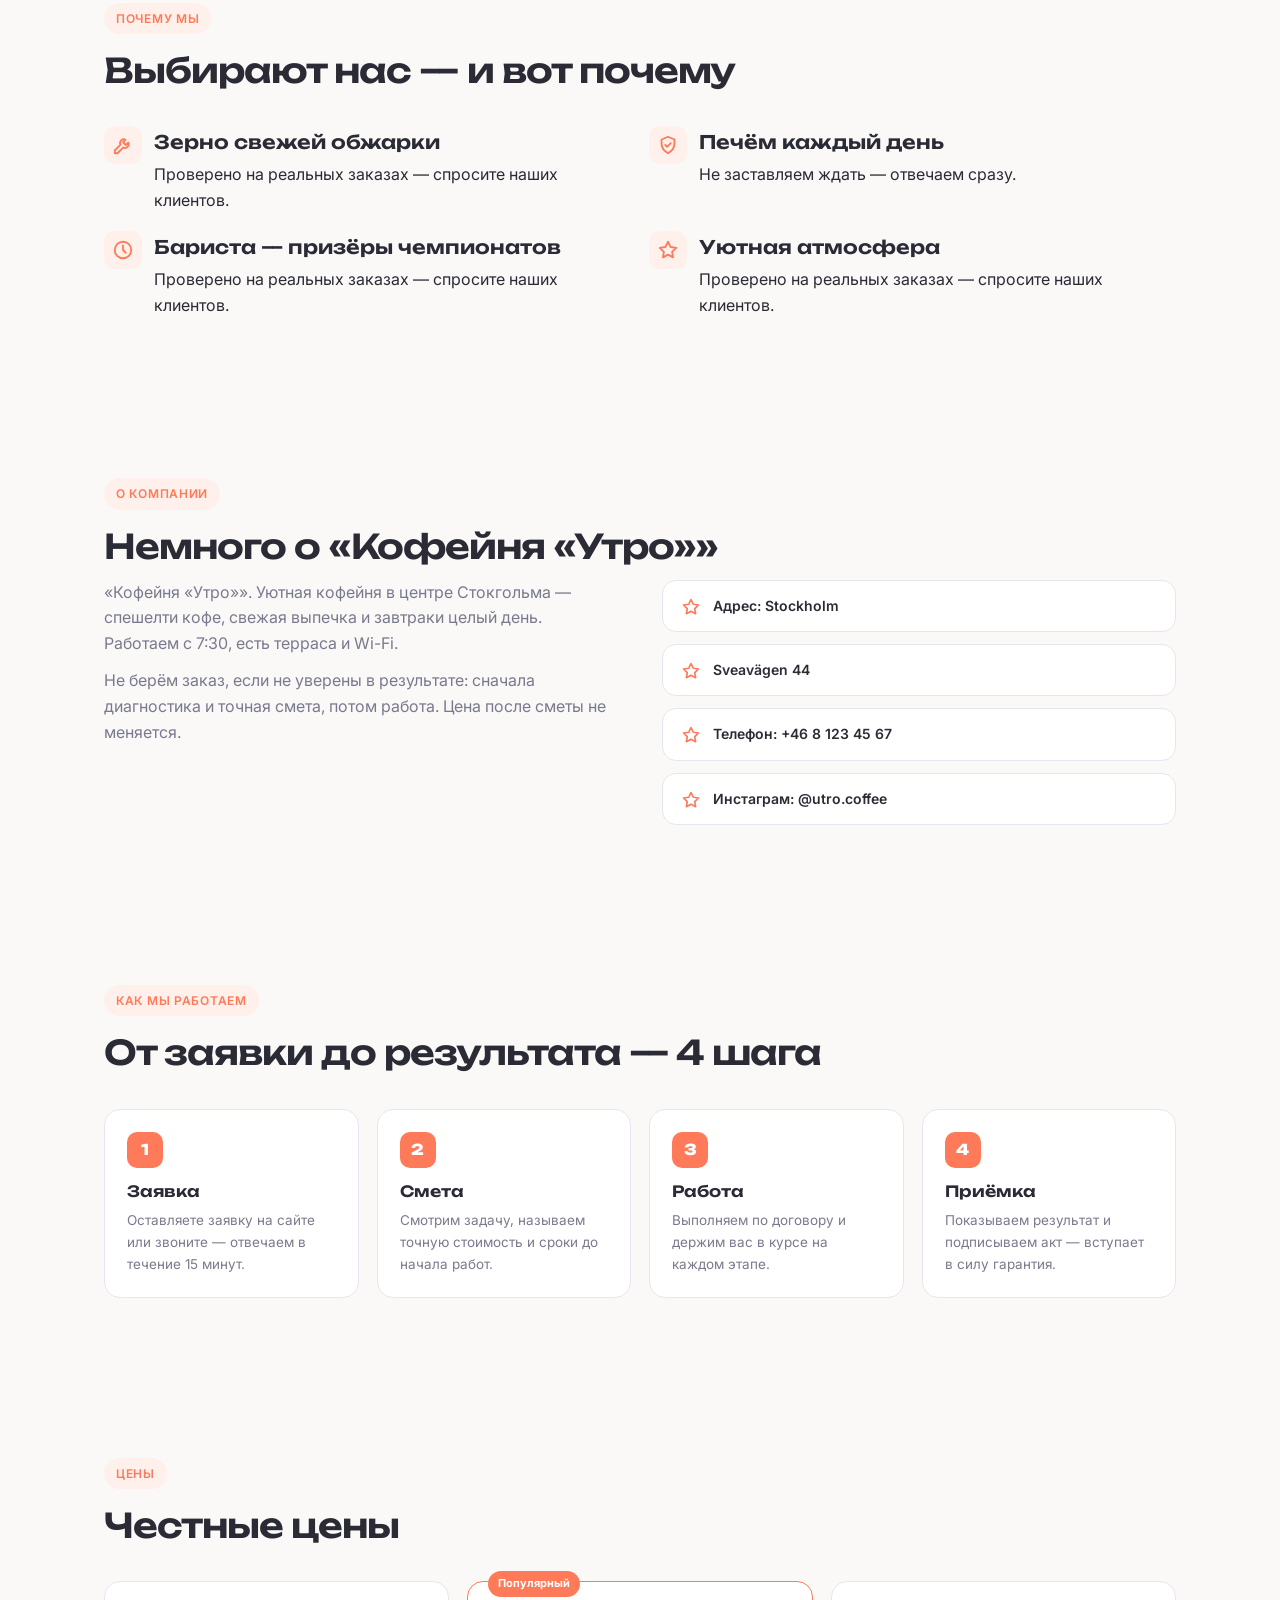
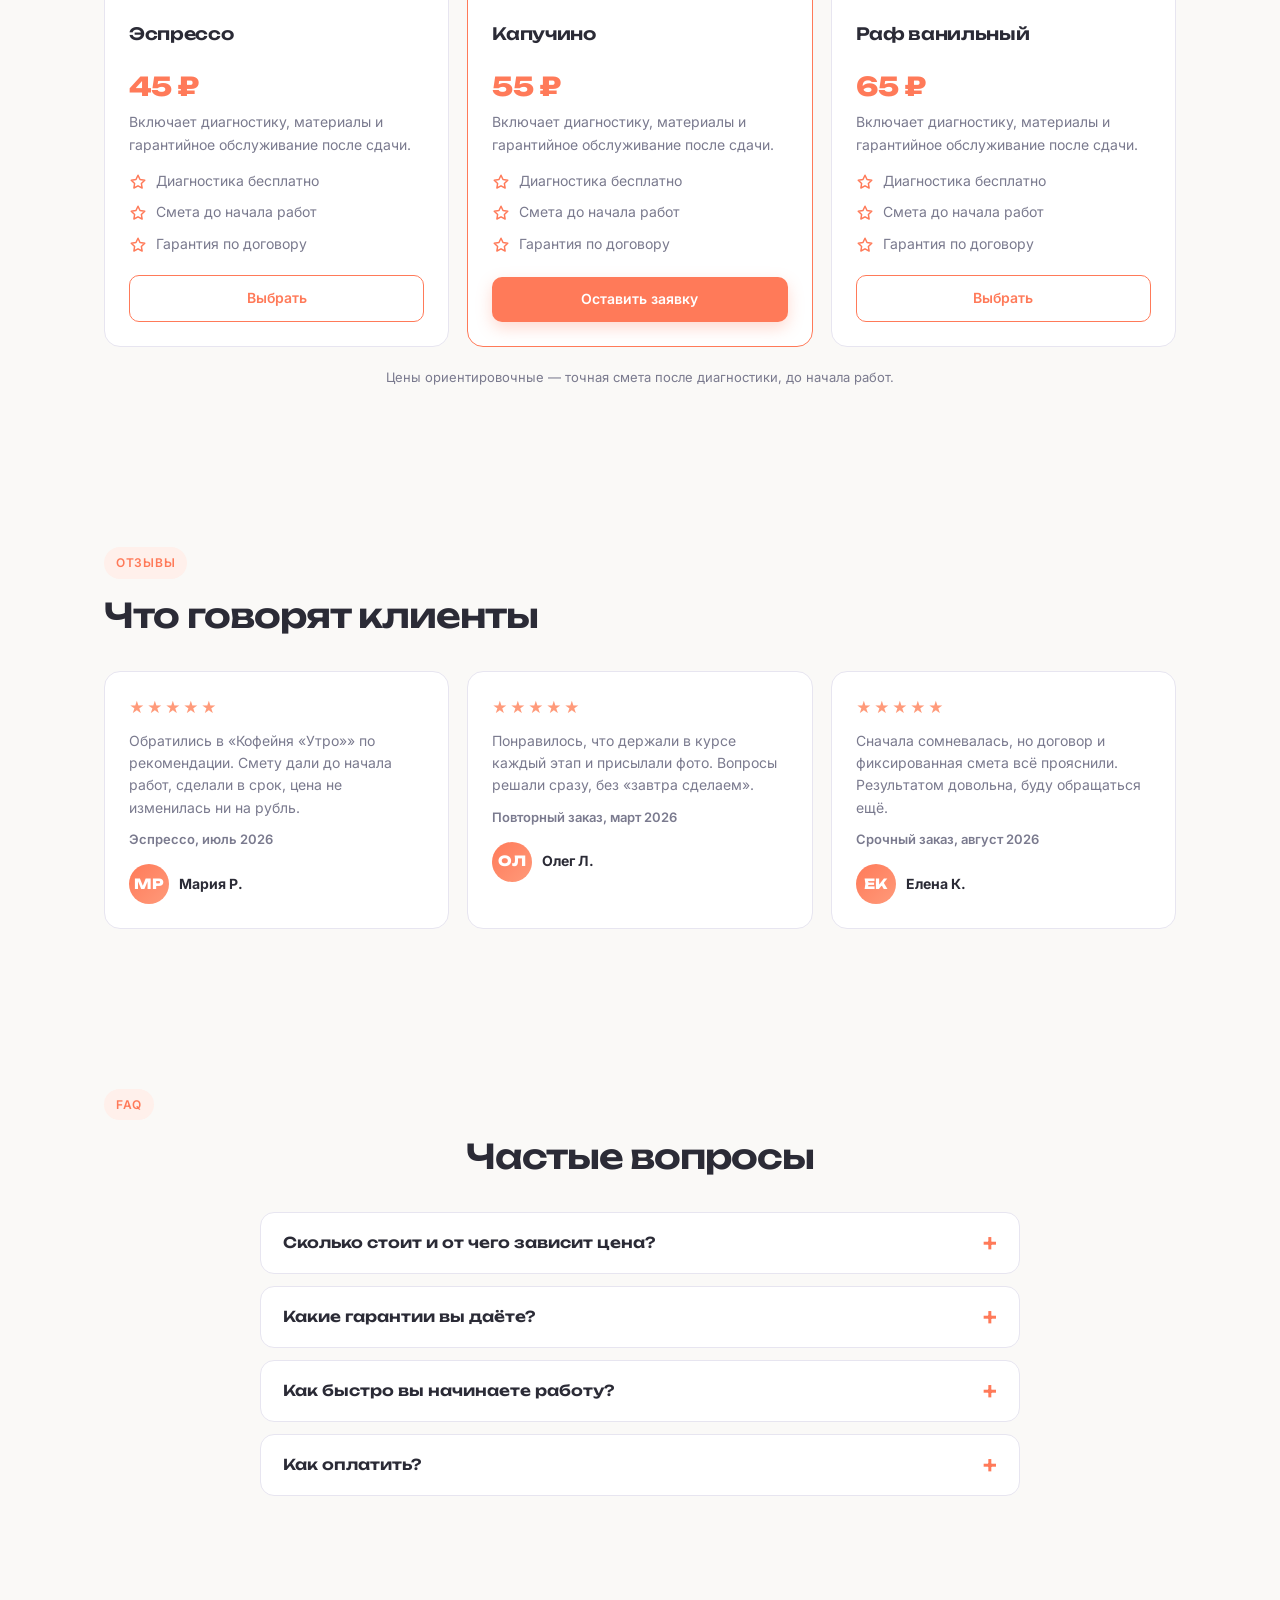
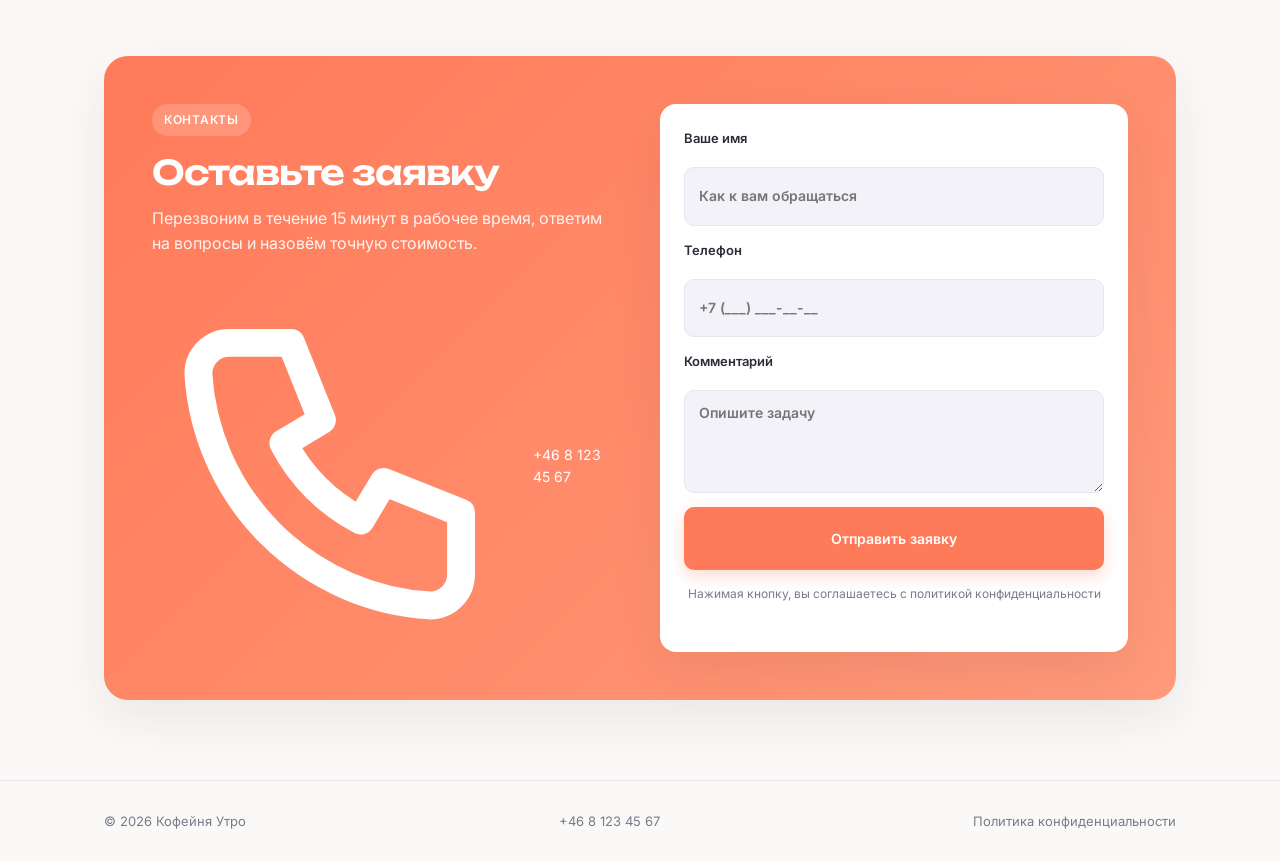
<file: docs/demo/landing.html>
<!doctype html>
<html lang="ru"><head>
<meta charset="utf-8"><meta name="viewport" content="width=device-width,initial-scale=1">
<title>Кофейня Утро</title>
<meta name="description" content="">
<link rel="preconnect" href="https://fonts.googleapis.com"><link rel="preconnect" href="https://fonts.gstatic.com" crossorigin><link href="https://fonts.googleapis.com/css2?family=Unbounded:wght@400;600;800&family=Inter:wght@400;500;600;700&display=swap" rel="stylesheet">
<style>
    :root{
      --bg:#FAF9F7; --bg2:#FAF9F7; --surface:#FFFFFF; --surface2:#F3F2F8;
      --text:#2B2B36; --muted:#7A7A8E; --border:#E7E5F0;
      --shadow:0 18px 50px rgba(43,43,54,.08);
      --accent:#FF7A59; --accent-dark:#E86647; --accent-soft:#FFF0EB;
      --accent-soft2:#FFF0EB; --grad2:#FF9A7A;
      --hero-glow:radial-gradient(700px 340px at 75% -10%, #FF7A5914, transparent 70%);
    }
    *{margin:0;padding:0;box-sizing:border-box}
    html{scroll-behavior:smooth}
    body{font-family:'Inter',system-ui,-apple-system,'Segoe UI',Roboto,Arial,sans-serif;
      background:var(--bg);color:var(--text);line-height:1.6;font-size:16px}
    img,svg{display:block;max-width:100%}
    a{color:inherit;text-decoration:none}
    .wrap{max-width:1120px;margin:0 auto;padding:0 24px}

    /* ---------- header ---------- */
    .hdr{position:sticky;top:0;z-index:50;background:color-mix(in srgb,var(--bg) 84%,transparent);
      backdrop-filter:blur(12px);border-bottom:1px solid var(--border)}
    .hdr-in{display:flex;align-items:center;gap:28px;height:64px}
    .logo{display:flex;align-items:center;gap:10px;font-family:'Unbounded',sans-serif;font-weight:800;font-size:18px;letter-spacing:-.4px}
    .logo-mark{width:36px;height:36px;border-radius:10px;flex:0 0 auto;
      background:linear-gradient(135deg,var(--accent),var(--grad2));color:#fff;
      display:flex;align-items:center;justify-content:center;box-shadow:0 6px 14px color-mix(in srgb,var(--accent) 28%,transparent)}
    .logo-mark svg{width:20px;height:20px}
    .nav{display:flex;gap:22px;margin-left:auto;font-size:14px;font-weight:500;color:var(--muted);font-family:'Inter',sans-serif}
    .nav a:hover{color:var(--accent)}
    .hdr .btn{margin-left:8px}
    .burger{display:none;margin-left:auto;background:none;border:1px solid var(--border);
      border-radius:10px;padding:8px 10px;color:var(--text);font-size:16px;cursor:pointer}

    /* ---------- buttons — Nelvi: 10px radius, Inter 600 ---------- */
    .btn{display:inline-flex;align-items:center;justify-content:center;gap:8px;
      padding:11px 20px;border-radius:10px;font-family:'Inter',sans-serif;font-weight:600;font-size:14px;cursor:pointer;
      border:none;color:#fff;background:var(--accent);
      box-shadow:0 6px 16px color-mix(in srgb,var(--accent) 28%,transparent);
      transition:transform .14s ease,box-shadow .14s ease,background .14s ease}
    .btn:hover{transform:translateY(-1px);box-shadow:0 10px 22px color-mix(in srgb,var(--accent) 34%,transparent)}
    .btn:active{transform:translateY(0)}
    .btn.ghost{background:transparent;color:var(--accent);border:1.5px solid var(--accent);box-shadow:none}
    .btn.ghost:hover{background:var(--accent);color:#fff;transform:none}
    /* coral CTA variant — используется как .btn-accent */
    .btn-accent{background:#FF7A59;color:#fff}
    .btn-accent:hover{background:#E86647}

    /* ---------- sections ---------- */
    .section{padding:80px 0}
    .section.alt{background:var(--bg2)}
    .kicker{display:inline-flex;align-items:center;gap:8px;font-family:'Inter',sans-serif;font-size:12px;font-weight:600;
      letter-spacing:.06em;text-transform:uppercase;color:var(--accent);
      background:var(--accent-soft);padding:6px 12px;border-radius:999px;margin-bottom:16px}
    h1{font-family:'Unbounded',sans-serif;font-size:clamp(30px,4.6vw,48px);line-height:1.08;letter-spacing:-.04em;font-weight:800}
    h2{font-family:'Unbounded',sans-serif;font-size:clamp(22px,3.2vw,34px);line-height:1.18;letter-spacing:-.03em;font-weight:600;margin-bottom:14px}
    h3{font-family:'Unbounded',sans-serif;font-weight:600}
    .lead{color:var(--muted);font-family:'Inter',sans-serif;font-size:16px;max-width:640px;line-height:1.6}

    /* ---------- hero ---------- */
    .hero{position:relative;padding:88px 0 84px;overflow:hidden;background:var(--hero-glow)}
    .hero-grid{display:grid;grid-template-columns:1.15fr .85fr;gap:56px;align-items:center}
    .hero .lead{margin:18px 0 28px;font-size:17px}
    .hero-cta{display:flex;gap:12px;flex-wrap:wrap}
    .badges{display:flex;flex-wrap:wrap;gap:10px;margin-top:28px}
    .badge{font-family:'Inter',sans-serif;font-size:13px;font-weight:600;padding:7px 12px;border-radius:999px;
      background:var(--accent-soft);color:var(--accent-dark);border:1px solid color-mix(in srgb,var(--accent) 18%,transparent)}
    .stats{display:grid;grid-template-columns:repeat(3,1fr);gap:16px;margin-top:40px}
    .stat{background:var(--surface);border:1px solid var(--border);border-radius:16px;padding:18px 20px;box-shadow:var(--shadow)}
    .stat b{display:block;font-family:'Unbounded',sans-serif;font-size:24px;letter-spacing:-.02em;color:var(--accent)}
    .stat span{font-size:13px;color:var(--muted);font-family:'Inter',sans-serif}
    .hero-art{position:relative;border-radius:24px;min-height:380px;overflow:hidden;
      background:linear-gradient(135deg,var(--accent),var(--grad2));box-shadow:var(--shadow)}
    .hero-photo{position:absolute;inset:0;width:100%;height:100%;object-fit:cover}
    .prod-photo{position:absolute;inset:0;width:100%;height:100%;object-fit:cover}
    .hero-art svg{position:absolute;inset:0;width:100%;height:100%}
    .hero-card{position:absolute;left:20px;right:20px;bottom:20px;background:var(--surface);
      border-radius:16px;padding:16px 18px;box-shadow:var(--shadow);font-size:14px;font-family:'Inter',sans-serif}
    .hero-card b{color:var(--accent)}

    /* ---------- grids & cards ---------- */
    .grid{display:grid;gap:18px;margin-top:36px}
    .grid.c3{grid-template-columns:repeat(3,1fr)}
    .grid.c2{grid-template-columns:repeat(2,1fr)}
    .card{background:var(--surface);border:1px solid var(--border);border-radius:16px;
      padding:24px;transition:transform .14s ease,box-shadow .14s ease}
    .card:hover{transform:translateY(-2px);box-shadow:var(--shadow)}
    .card h3{font-family:'Unbounded',sans-serif;font-size:17px;font-weight:600;margin:14px 0 8px;letter-spacing:-.02em}
    .card p{color:var(--muted);font-family:'Inter',sans-serif;font-size:14px;line-height:1.6}
    .price-tag{display:inline-block;margin-top:12px;font-family:'Inter',sans-serif;font-weight:700;font-size:15px;color:var(--accent)}
    .icon{width:46px;height:46px;border-radius:13px;background:var(--accent-soft);color:var(--accent);
      display:flex;align-items:center;justify-content:center}
    .icon svg{width:22px;height:22px;stroke:var(--accent);stroke-width:2;stroke-linecap:round;stroke-linejoin:round}
    .check-item{display:flex;gap:12px;align-items:flex-start}
    .check-item .icon{flex:0 0 auto;width:38px;height:38px;border-radius:11px}
    .check-item h3{margin:2px 0 4px}

    /* ---------- about ---------- */
    .about-grid{display:grid;grid-template-columns:1fr 1fr;gap:44px;align-items:start;margin-top:8px}
    .about-grid .paragraphs p{color:var(--muted);margin-bottom:12px;font-family:'Inter',sans-serif}
    .bullets{display:grid;gap:12px}
    .bullet{display:flex;gap:12px;align-items:flex-start;background:var(--surface);
      border:1px solid var(--border);border-radius:14px;padding:14px 18px;font-family:'Inter',sans-serif;font-weight:600;font-size:14px}
    .bullet svg{width:20px;height:20px;color:var(--accent);flex:0 0 auto;margin-top:2px;stroke-width:2;stroke-linecap:round;stroke-linejoin:round}

    /* ---------- process ---------- */
    .steps{counter-reset:step;display:grid;grid-template-columns:repeat(auto-fit,minmax(230px,1fr));gap:18px;margin-top:36px}
    .step{background:var(--surface);border:1px solid var(--border);border-radius:16px;padding:22px;position:relative}
    .step::before{counter-increment:step;content:counter(step);width:36px;height:36px;border-radius:10px;
      display:flex;align-items:center;justify-content:center;font-family:'Unbounded',sans-serif;font-weight:800;font-size:15px;color:#fff;
      background:var(--accent);margin-bottom:12px}
    .step h3{font-family:'Unbounded',sans-serif;font-size:15.5px;margin-bottom:6px}
    .step p{color:var(--muted);font-family:'Inter',sans-serif;font-size:13.5px;line-height:1.6}

    /* ---------- prices ---------- */
    .price-card{display:flex;flex-direction:column;border-radius:16px}
    .price-card .price{font-family:'Unbounded',sans-serif;font-size:26px;font-weight:800;letter-spacing:-.02em;color:var(--accent);margin:10px 0 4px}
    .price-card ul{list-style:none;margin:14px 0 20px;display:grid;gap:9px}
    .price-card li{display:flex;gap:9px;color:var(--muted);font-family:'Inter',sans-serif;font-size:14px}
    .price-card li svg{width:18px;height:18px;color:var(--accent);flex:0 0 auto;margin-top:3px;stroke-width:2}
    .price-card .btn{margin-top:auto}
    .price-card.featured{border:1.5px solid var(--accent);position:relative}
    .price-card.featured::after{content:'Популярный';position:absolute;top:-11px;left:20px;
      background:var(--accent);color:#fff;font-family:'Inter',sans-serif;font-size:11px;
      font-weight:700;padding:4px 10px;border-radius:999px}
    .price-note{text-align:center;color:var(--muted);font-family:'Inter',sans-serif;font-size:13px;margin-top:20px}

    /* ---------- reviews ---------- */
    .review-stars{color:#FF9A7A;letter-spacing:2px;font-size:15px}
    .review-meta{margin-top:10px;font-size:13px;color:var(--muted);font-weight:600;font-family:'Inter',sans-serif}
    .review-name{display:flex;align-items:center;gap:10px;margin-top:14px;font-family:'Inter',sans-serif;font-weight:700;font-size:14px}
    .avatar{width:40px;height:40px;border-radius:50%;background:linear-gradient(135deg,var(--accent),var(--grad2));
      color:#fff;display:flex;align-items:center;justify-content:center;font-family:'Unbounded',sans-serif;font-weight:800;font-size:14px}

    /* ---------- faq ---------- */
    .faq-list{max-width:760px;margin:36px auto 0;display:grid;gap:12px}
    .faq-list details{background:var(--surface);border:1px solid var(--border);border-radius:14px;padding:18px 22px}
    .faq-list summary{cursor:pointer;font-family:'Unbounded',sans-serif;font-weight:600;font-size:15px;list-style:none;display:flex;justify-content:space-between;gap:16px;align-items:center}
    .faq-list summary::-webkit-details-marker{display:none}
    .faq-list summary::after{content:'+';font-size:22px;color:var(--accent);font-weight:600;line-height:1}
    .faq-list details[open] summary::after{content:'–'}
    .faq-list details p{color:var(--muted);margin-top:12px;font-family:'Inter',sans-serif;font-size:14px;line-height:1.6}

    /* ---------- contacts — Nelvi gradient ---------- */
    .contact-card{background:linear-gradient(135deg,var(--accent),var(--grad2));border-radius:24px;
      padding:48px;display:grid;grid-template-columns:1fr 1fr;gap:40px;color:#fff;box-shadow:var(--shadow)}
    .contact-card h2{color:#fff;font-family:'Unbounded',sans-serif}
    .contact-card .lead{color:rgba(255,255,255,.9);font-family:'Inter',sans-serif}
    .contact-info{display:grid;gap:10px;margin-top:24px;font-family:'Inter',sans-serif;font-size:14px}
    .contact-info div{display:flex;gap:10px;align-items:center}
    .form{background:var(--surface);border-radius:16px;padding:24px;display:grid;gap:14px;box-shadow:var(--shadow)}
    .form label{font-family:'Inter',sans-serif;font-size:13px;font-weight:600;color:var(--text);display:grid;gap:6px}
    .form input,.form textarea{border:1.5px solid var(--border);background:var(--surface2);color:var(--text);
      border-radius:10px;padding:11px 14px;font:inherit;font-family:'Inter',sans-serif;font-size:14px;outline:none;width:100%}
    .form input:focus,.form textarea:focus{border-color:var(--accent)}
    .form .btn{width:100%;border-radius:10px}
    .form-ok{display:none;text-align:center;color:#2EC4B6;font-family:'Inter',sans-serif;font-weight:700;padding:28px 10px}

    /* ---------- products / shop ---------- */
    .prod{display:flex;flex-direction:column;border-radius:16px}
    .prod-img{position:relative;height:150px;border-radius:14px;display:flex;align-items:center;justify-content:center;
      font-size:54px;background:linear-gradient(135deg,var(--accent-soft),color-mix(in srgb,var(--accent) 14%,var(--bg2)));overflow:hidden}
    .prod-badge{position:absolute;top:10px;left:10px;font-family:'Inter',sans-serif;font-size:11px;font-weight:700;padding:4px 10px;border-radius:999px;
      background:var(--accent);color:#fff}
    .prod .price-tag{margin:2px 0 0}
    .prod-row{display:flex;align-items:center;margin:12px 0 14px}
    .prod .btn{width:100%;padding:10px 20px;font-size:14px;border-radius:10px}

    /* ---------- taplink / vcard — Nelvi 520px center ---------- */
    .tap-page{background:var(--bg);min-height:100vh}
    .tap-wrap{max-width:520px;margin:0 auto;padding:28px 18px 40px}
    .tap-profile{text-align:center;padding:28px 20px 10px}
    .tap-avatar{width:96px;height:96px;border-radius:22px;margin:0 auto 14px;overflow:hidden;background:linear-gradient(135deg,var(--accent),var(--grad2));display:flex;align-items:center;justify-content:center;color:#fff;font-family:'Unbounded',sans-serif;font-weight:800;font-size:36px;position:relative;box-shadow:0 6px 18px color-mix(in srgb,var(--accent) 30%,transparent)}
    .tap-avatar img{position:absolute;inset:0;width:100%;height:100%;object-fit:cover}
    .tap-name{font-family:'Unbounded',sans-serif;font-size:22px;font-weight:800;letter-spacing:-.03em;margin-bottom:6px}
    .tap-subtitle{font-family:'Inter',sans-serif;font-size:14px;color:var(--muted);margin-bottom:10px}
    .tap-bio{font-family:'Inter',sans-serif;font-size:14px;color:var(--muted);line-height:1.6;max-width:420px;margin:0 auto}
    .tap-badges{display:flex;gap:8px;justify-content:center;flex-wrap:wrap;margin-top:14px}
    .tap-badges span{font-family:'Inter',sans-serif;font-size:12px;font-weight:700;padding:5px 10px;border-radius:999px;background:var(--accent-soft);color:var(--accent-dark)}
    .tap-links{display:grid;gap:12px;margin-top:22px}
    .tap-link{display:flex;align-items:center;gap:14px;padding:16px 18px;border-radius:14px;border:1px solid var(--border);background:var(--surface);box-shadow:0 6px 18px rgba(43,43,54,.06);transition:transform .13s ease,box-shadow .13s}
    .tap-link.filled{background:var(--accent);color:#fff;border-color:transparent;box-shadow:0 8px 18px color-mix(in srgb,var(--accent) 28%,transparent)}
    .tap-link:hover{transform:translateY(-1px);box-shadow:0 10px 24px rgba(43,43,54,.10)}
    .tap-link-ico{width:42px;height:42px;border-radius:10px;background:var(--accent-soft);color:var(--accent);display:flex;align-items:center;justify-content:center;font-size:20px;flex:0 0 auto}
    .tap-link.filled .tap-link-ico{background:rgba(255,255,255,.22);color:#fff}
    .tap-link-title{font-family:'Unbounded',sans-serif;font-weight:600;font-size:14.5px;letter-spacing:-.01em}
    .tap-link-sub{font-family:'Inter',sans-serif;font-size:12.5px;opacity:.8;margin-top:2px}
    .tap-link-arrow{margin-left:auto;opacity:.5}
    .socials{display:flex;gap:10px;justify-content:center;flex-wrap:wrap;margin-top:18px}
    .social-btn{width:52px;height:52px;border-radius:50%;display:flex;align-items:center;justify-content:center;background:var(--surface);border:1px solid var(--border);color:var(--text);font-size:20px;box-shadow:0 4px 14px rgba(43,43,54,.06);transition:transform .12s}
    .social-btn:hover{transform:translateY(-1px);border-color:var(--accent);color:var(--accent)}
    .messengers{display:grid;gap:10px;margin-top:18px}
    .msgr-btn{display:flex;align-items:center;gap:12px;padding:14px 18px;border-radius:14px;background:var(--surface);border:1px solid var(--border);font-family:'Inter',sans-serif;font-weight:600}
    .msgr-btn.wa{background:#25D366;color:#fff;border-color:transparent}
    .msgr-btn.tg{background:#2AABEE;color:#fff;border-color:transparent}
    .msgr-btn.vb{background:#7360F2;color:#fff;border-color:transparent}
    .qr-card{text-align:center;margin-top:24px;padding:24px;background:var(--surface);border:1px solid var(--border);border-radius:18px;box-shadow:var(--shadow)}
    .qr-img{width:220px;height:220px;margin:14px auto;background:#fff;border-radius:14px;padding:10px;box-shadow:0 6px 18px rgba(43,43,54,.08)}
    .qr-img img{width:100%;height:100%;object-fit:contain}
    .vcard-actions{display:grid;grid-template-columns:1fr 1fr;gap:10px;margin-top:16px}
    .vcard-contact{display:flex;align-items:center;gap:12px;padding:14px 16px;border-radius:14px;background:var(--surface2);border:1px solid var(--border);margin-top:10px}
    .vcard-contact .ic{width:40px;height:40px;border-radius:10px;background:var(--accent-soft);color:var(--accent);display:flex;align-items:center;justify-content:center}
    .vcard-contact .ic svg{stroke:var(--accent);stroke-width:2;stroke-linecap:round;stroke-linejoin:round}
    .tap-text{margin-top:20px;padding:18px;background:var(--surface);border:1px solid var(--border);border-radius:14px;color:var(--muted);font-family:'Inter',sans-serif;font-size:14px;line-height:1.6}
    .tap-text h3{font-family:'Unbounded',sans-serif}

    /* ---------- cart — Nelvi mint success ---------- */
    .cart-fab{position:fixed;right:22px;bottom:22px;z-index:60;width:56px;height:56px;border-radius:50%;border:none;cursor:pointer;
      background:var(--accent);color:#fff;display:flex;align-items:center;justify-content:center;
      box-shadow:0 10px 28px color-mix(in srgb,var(--accent) 36%,transparent);transition:transform .14s ease}
    .cart-fab:hover{transform:translateY(-1px)}
    .cart-fab svg{width:24px;height:24px;stroke:#fff;stroke-width:2;stroke-linecap:round;stroke-linejoin:round}
    .cart-fab.bump{animation:bump .35s ease}
    @keyframes bump{40%{transform:scale(1.14)}}
    .cart-count{position:absolute;top:-4px;right:-4px;min-width:22px;height:22px;border-radius:99px;background:#FF7A59;color:#fff;
      font-family:'Inter',sans-serif;font-size:11px;font-weight:800;display:flex;align-items:center;justify-content:center;padding:0 6px;border:2px solid var(--bg)}
    .cart-overlay{position:fixed;inset:0;background:rgba(27,27,36,.45);z-index:70}
    .cart-drawer{position:fixed;top:0;right:-420px;width:min(400px,94vw);height:100vh;z-index:71;background:var(--surface);
      box-shadow:-20px 0 60px rgba(0,0,0,.22);display:flex;flex-direction:column;padding:22px;transition:right .28s ease;overflow-y:auto}
    .cart-drawer.open{right:0}
    .cart-head{display:flex;align-items:center;justify-content:space-between;font-family:'Unbounded',sans-serif;font-size:17px;margin-bottom:16px}
    .cart-close{background:var(--surface2);border:1px solid var(--border);color:var(--muted);width:36px;height:36px;
      border-radius:10px;font-size:20px;cursor:pointer;font-family:'Inter',sans-serif}
    .cart-items{display:grid;gap:12px}
    .cart-item{display:flex;align-items:center;gap:12px;background:var(--surface2);border:1px solid var(--border);
      border-radius:14px;padding:12px 14px}
    .ci-name{flex:1;font-family:'Inter',sans-serif;font-weight:600;font-size:14px;line-height:1.35}
    .ci-name small{display:block;color:var(--muted);font-weight:500;margin-top:2px}
    .ci-qty{display:flex;align-items:center;gap:9px}
    .ci-qty button{width:28px;height:28px;border-radius:8px;border:1px solid var(--border);background:var(--surface);
      color:var(--text);font-size:16px;cursor:pointer;line-height:1;font-family:'Inter',sans-serif}
    .ci-qty span{min-width:18px;text-align:center;font-weight:700;font-family:'Inter',sans-serif}
    .ci-sum{font-family:'Inter',sans-serif;font-weight:700;font-size:14px;color:var(--accent);min-width:74px;text-align:right}
    .cart-total{margin-top:16px;font-family:'Inter',sans-serif;font-size:15px;display:flex;justify-content:space-between;border-top:1px solid var(--border);padding-top:14px}
    .cart-total b{font-family:'Unbounded',sans-serif;font-size:17px;color:var(--accent)}
    .cart-form{margin-top:16px;box-shadow:none;border:1px solid var(--border);border-radius:16px}
    .cart-empty,.cart-ok{margin:auto;text-align:center;color:var(--muted);font-family:'Inter',sans-serif;font-size:14px;padding:30px 10px}
    .cart-ok{color:#2EC4B6;font-weight:700}
    .cart-empty a{color:var(--accent)}

    /* ---------- toast — Nelvi mint ---------- */
    .toast{display:flex;align-items:center;gap:10px;background:rgba(46,196,182,.12);border:1px solid #2EC4B6;color:#2EC4B6;padding:10px 14px;border-radius:10px;font-family:'Inter',sans-serif;font-size:13px;font-weight:600}

    /* ---------- footer ---------- */
    .ftr{border-top:1px solid var(--border);padding:30px 0;font-family:'Inter',sans-serif;font-size:13px;color:var(--muted)}
    .ftr-in{display:flex;flex-wrap:wrap;gap:14px;align-items:center;justify-content:space-between}

    @media(max-width:900px){
      .hero-grid,.about-grid,.contact-card{grid-template-columns:1fr}
      .grid.c3{grid-template-columns:repeat(2,1fr)}
      .hero{padding:64px 0}
      .hero-art{min-height:280px}
      .nav{display:none}
      .burger{display:block}
      .nav.open{display:flex;position:absolute;top:68px;left:0;right:0;flex-direction:column;
        background:var(--bg);border-bottom:1px solid var(--border);padding:18px 24px;gap:14px}
      .hdr .btn{display:none}
      .section{padding:60px 0}
      .contact-card{padding:32px}
      .stats{grid-template-columns:1fr 1fr}
    }
    @media(max-width:560px){
      .grid.c3,.grid.c2{grid-template-columns:1fr}
      .hero-cta .btn{width:100%}
    }
    </style>
</head><body>

<header class="hdr"><div class="wrap hdr-in">
  <a class="logo" href="#"><span class="logo-mark">К</span>Кофейня Утро</a>
  <nav class="nav" id="nav"><a href="#services">Услуги</a><a href="#prices">Цены</a><a href="#about">О нас</a><a href="#faq">Вопросы</a><a href="#contacts">Контакты</a></nav>
  <a class="btn" href="#contacts">Оставить заявку</a>
  <button class="burger" onclick="document.getElementById('nav').classList.toggle('open')">☰</button>
</div></header>
<section class="hero"><div class="wrap hero-grid">
  <div>
    <h1>Эспрессо — быстро и с гарантией</h1>
    <p class="lead"></p>
    <div class="hero-cta">
      <a class="btn" href="#contacts">Оставить заявку</a>
      <a class="btn ghost" href="#prices">Смотреть цены</a>
    </div>
    <div class="badges"><span class="badge">Зерно свежей обжарки</span><span class="badge">Печём каждый день</span><span class="badge">Бариста — призёры чемпионатов</span></div>
    <div class='stats'><div class='stat'><b>15 мин</b><span>отвечаем на заявку</span></div><div class='stat'><b>1 год</b><span>гарантия по договору</span></div><div class='stat'><b>0 ₽</b><span>диагностика перед работой</span></div></div>
  </div>
  
<div class="hero-art">
  <svg viewBox="0 0 400 400" preserveAspectRatio="xMidYMid slice" aria-hidden="true">
    <defs><linearGradient id="g1" x1="0" y1="0" x2="1" y2="1">
      <stop offset="0" stop-color="#ffffff" stop-opacity=".16"/>
      <stop offset="1" stop-color="#ffffff" stop-opacity="0"/></linearGradient></defs>
    <circle cx="330" cy="60" r="150" fill="url(#g1)"/>
    <circle cx="60" cy="330" r="190" fill="#00000018"/>
    <path d="M0 300 Q120 220 210 290 T420 260 V400 H0 Z" fill="#ffffff22"/>
    <path d="M0 330 Q140 260 240 320 T420 300 V400 H0 Z" fill="#ffffff2e"/>
  </svg>
  <div class="hero-card">Зерно свежей обжарки · <b>+46 8 123 45 67</b></div>
</div>
</div></section>
<section class="section alt" id="services"><div class="wrap">
  <span class="kicker">Услуги</span>
  <h2>Чем мы можем помочь</h2>
  <div class="grid c3">
<div class="card">
  <div class="icon"><svg viewBox="0 0 24 24" fill="none" stroke="currentColor" stroke-width="1.8" stroke-linecap="round" stroke-linejoin="round"><path d="M14.7 6.3a4 4 0 0 0-5.4 5.4L3 18v3h3l6.3-6.3a4 4 0 0 0 5.4-5.4L15 12l-3-3 2.7-2.7z"/></svg></div>
  <h3>Эспрессо</h3>
  <p>Эспрессо: с предварительной диагностикой и честной сметой.</p>
  <span class="price-tag">45 ₽</span>
</div>
<div class="card">
  <div class="icon"><svg viewBox="0 0 24 24" fill="none" stroke="currentColor" stroke-width="1.8" stroke-linecap="round" stroke-linejoin="round"><path d="M12 3l7 3v5c0 5-3.5 8-7 10-3.5-2-7-5-7-10V6l7-3z"/><path d="M9 12l2 2 4-4"/></svg></div>
  <h3>Капучино</h3>
  <p>Капучино: с предварительной диагностикой и честной сметой.</p>
  <span class="price-tag">55 ₽</span>
</div>
<div class="card">
  <div class="icon"><svg viewBox="0 0 24 24" fill="none" stroke="currentColor" stroke-width="1.8" stroke-linecap="round" stroke-linejoin="round"><circle cx="12" cy="12" r="9"/><path d="M12 7v5l3 3"/></svg></div>
  <h3>Раф ванильный</h3>
  <p>Раф ванильный: с предварительной диагностикой и честной сметой.</p>
  <span class="price-tag">65 ₽</span>
</div>
<div class="card">
  <div class="icon"><svg viewBox="0 0 24 24" fill="none" stroke="currentColor" stroke-width="1.8" stroke-linecap="round" stroke-linejoin="round"><path d="M12 3l2.7 5.7 6.3.9-4.5 4.4 1 6-5.5-2.9L6.5 20l1-6L3 9.6l6.3-.9L12 3z"/></svg></div>
  <h3>Круассаны</h3>
  <p>Круассаны: с предварительной диагностикой и честной сметой.</p>
  <span class="price-tag">45 ₽</span>
</div>
<div class="card">
  <div class="icon"><svg viewBox="0 0 24 24" fill="none" stroke="currentColor" stroke-width="1.8" stroke-linecap="round" stroke-linejoin="round"><path d="M7 20h6a4 4 0 0 0 0-8H9V4h5"/><path d="M9 12H6"/><path d="M7 16h6"/></svg></div>
  <h3>Завтраки с 8:00 до 12:00</h3>
  <p>Завтраки с 8:00 до 12:00: с предварительной диагностикой и честной сметой.</p>
  <span class="price-tag">45 ₽</span>
</div></div>
</div></section>
<section class="section" id="advantages"><div class="wrap">
  <span class="kicker">Почему мы</span>
  <h2>Выбирают нас — и вот почему</h2>
  <div class="grid c2">
<div class="check-item">
  <div class="icon"><svg viewBox="0 0 24 24" fill="none" stroke="currentColor" stroke-width="1.8" stroke-linecap="round" stroke-linejoin="round"><path d="M14.7 6.3a4 4 0 0 0-5.4 5.4L3 18v3h3l6.3-6.3a4 4 0 0 0 5.4-5.4L15 12l-3-3 2.7-2.7z"/></svg></div>
  <div><h3>Зерно свежей обжарки</h3><p>Проверено на реальных заказах — спросите наших клиентов.</p></div>
</div>
<div class="check-item">
  <div class="icon"><svg viewBox="0 0 24 24" fill="none" stroke="currentColor" stroke-width="1.8" stroke-linecap="round" stroke-linejoin="round"><path d="M12 3l7 3v5c0 5-3.5 8-7 10-3.5-2-7-5-7-10V6l7-3z"/><path d="M9 12l2 2 4-4"/></svg></div>
  <div><h3>Печём каждый день</h3><p>Не заставляем ждать — отвечаем сразу.</p></div>
</div>
<div class="check-item">
  <div class="icon"><svg viewBox="0 0 24 24" fill="none" stroke="currentColor" stroke-width="1.8" stroke-linecap="round" stroke-linejoin="round"><circle cx="12" cy="12" r="9"/><path d="M12 7v5l3 3"/></svg></div>
  <div><h3>Бариста — призёры чемпионатов</h3><p>Проверено на реальных заказах — спросите наших клиентов.</p></div>
</div>
<div class="check-item">
  <div class="icon"><svg viewBox="0 0 24 24" fill="none" stroke="currentColor" stroke-width="1.8" stroke-linecap="round" stroke-linejoin="round"><path d="M12 3l2.7 5.7 6.3.9-4.5 4.4 1 6-5.5-2.9L6.5 20l1-6L3 9.6l6.3-.9L12 3z"/></svg></div>
  <div><h3>Уютная атмосфера</h3><p>Проверено на реальных заказах — спросите наших клиентов.</p></div>
</div></div>
</div></section>
<section class="section alt" id="about"><div class="wrap">
  <span class="kicker">О компании</span>
  <h2>Немного о «Кофейня «Утро»»</h2>
  <div class="about-grid">
    <div class="paragraphs"><p>«Кофейня «Утро»». Уютная кофейня в центре Стокгольма — спешелти кофе, свежая выпечка и завтраки целый день. Работаем с 7:30, есть терраса и Wi-Fi.</p><p>Не берём заказ, если не уверены в результате: сначала диагностика и точная смета, потом работа. Цена после сметы не меняется.</p></div>
    <div class="bullets"><div class="bullet"><svg viewBox="0 0 24 24" fill="none" stroke="currentColor" stroke-width="1.8" stroke-linecap="round" stroke-linejoin="round"><path d="M12 3l2.7 5.7 6.3.9-4.5 4.4 1 6-5.5-2.9L6.5 20l1-6L3 9.6l6.3-.9L12 3z"/></svg><span>Адрес: Stockholm</span></div><div class="bullet"><svg viewBox="0 0 24 24" fill="none" stroke="currentColor" stroke-width="1.8" stroke-linecap="round" stroke-linejoin="round"><path d="M12 3l2.7 5.7 6.3.9-4.5 4.4 1 6-5.5-2.9L6.5 20l1-6L3 9.6l6.3-.9L12 3z"/></svg><span>Sveavägen 44</span></div><div class="bullet"><svg viewBox="0 0 24 24" fill="none" stroke="currentColor" stroke-width="1.8" stroke-linecap="round" stroke-linejoin="round"><path d="M12 3l2.7 5.7 6.3.9-4.5 4.4 1 6-5.5-2.9L6.5 20l1-6L3 9.6l6.3-.9L12 3z"/></svg><span>Телефон: +46 8 123 45 67</span></div><div class="bullet"><svg viewBox="0 0 24 24" fill="none" stroke="currentColor" stroke-width="1.8" stroke-linecap="round" stroke-linejoin="round"><path d="M12 3l2.7 5.7 6.3.9-4.5 4.4 1 6-5.5-2.9L6.5 20l1-6L3 9.6l6.3-.9L12 3z"/></svg><span>Инстаграм: @utro.coffee</span></div></div>
  </div>
</div></section>
<section class="section" id="process"><div class="wrap">
  <span class="kicker">Как мы работаем</span>
  <h2>От заявки до результата — 4 шага</h2>
  <div class="steps"><div class="step"><h3>Заявка</h3>
      <p>Оставляете заявку на сайте или звоните — отвечаем в течение 15 минут.</p></div><div class="step"><h3>Смета</h3>
      <p>Смотрим задачу, называем точную стоимость и сроки до начала работ.</p></div><div class="step"><h3>Работа</h3>
      <p>Выполняем по договору и держим вас в курсе на каждом этапе.</p></div><div class="step"><h3>Приёмка</h3>
      <p>Показываем результат и подписываем акт — вступает в силу гарантия.</p></div></div>
</div></section>
<section class="section alt" id="prices"><div class="wrap">
  <span class="kicker">Цены</span>
  <h2>Честные цены</h2>
  <div class="grid c3">
<div class="card price-card">
  <h3>Эспрессо</h3>
  <div class="price">45 ₽</div>
  <p>Включает диагностику, материалы и гарантийное обслуживание после сдачи.</p>
  <ul><li><svg viewBox="0 0 24 24" fill="none" stroke="currentColor" stroke-width="1.8" stroke-linecap="round" stroke-linejoin="round"><path d="M12 3l2.7 5.7 6.3.9-4.5 4.4 1 6-5.5-2.9L6.5 20l1-6L3 9.6l6.3-.9L12 3z"/></svg><span>Диагностика бесплатно</span></li><li><svg viewBox="0 0 24 24" fill="none" stroke="currentColor" stroke-width="1.8" stroke-linecap="round" stroke-linejoin="round"><path d="M12 3l2.7 5.7 6.3.9-4.5 4.4 1 6-5.5-2.9L6.5 20l1-6L3 9.6l6.3-.9L12 3z"/></svg><span>Смета до начала работ</span></li><li><svg viewBox="0 0 24 24" fill="none" stroke="currentColor" stroke-width="1.8" stroke-linecap="round" stroke-linejoin="round"><path d="M12 3l2.7 5.7 6.3.9-4.5 4.4 1 6-5.5-2.9L6.5 20l1-6L3 9.6l6.3-.9L12 3z"/></svg><span>Гарантия по договору</span></li></ul>
  <a class="btn ghost" href="#contacts">Выбрать</a>
</div>
<div class="card price-card featured">
  <h3>Капучино</h3>
  <div class="price">55 ₽</div>
  <p>Включает диагностику, материалы и гарантийное обслуживание после сдачи.</p>
  <ul><li><svg viewBox="0 0 24 24" fill="none" stroke="currentColor" stroke-width="1.8" stroke-linecap="round" stroke-linejoin="round"><path d="M12 3l2.7 5.7 6.3.9-4.5 4.4 1 6-5.5-2.9L6.5 20l1-6L3 9.6l6.3-.9L12 3z"/></svg><span>Диагностика бесплатно</span></li><li><svg viewBox="0 0 24 24" fill="none" stroke="currentColor" stroke-width="1.8" stroke-linecap="round" stroke-linejoin="round"><path d="M12 3l2.7 5.7 6.3.9-4.5 4.4 1 6-5.5-2.9L6.5 20l1-6L3 9.6l6.3-.9L12 3z"/></svg><span>Смета до начала работ</span></li><li><svg viewBox="0 0 24 24" fill="none" stroke="currentColor" stroke-width="1.8" stroke-linecap="round" stroke-linejoin="round"><path d="M12 3l2.7 5.7 6.3.9-4.5 4.4 1 6-5.5-2.9L6.5 20l1-6L3 9.6l6.3-.9L12 3z"/></svg><span>Гарантия по договору</span></li></ul>
  <a class="btn" href="#contacts">Оставить заявку</a>
</div>
<div class="card price-card">
  <h3>Раф ванильный</h3>
  <div class="price">65 ₽</div>
  <p>Включает диагностику, материалы и гарантийное обслуживание после сдачи.</p>
  <ul><li><svg viewBox="0 0 24 24" fill="none" stroke="currentColor" stroke-width="1.8" stroke-linecap="round" stroke-linejoin="round"><path d="M12 3l2.7 5.7 6.3.9-4.5 4.4 1 6-5.5-2.9L6.5 20l1-6L3 9.6l6.3-.9L12 3z"/></svg><span>Диагностика бесплатно</span></li><li><svg viewBox="0 0 24 24" fill="none" stroke="currentColor" stroke-width="1.8" stroke-linecap="round" stroke-linejoin="round"><path d="M12 3l2.7 5.7 6.3.9-4.5 4.4 1 6-5.5-2.9L6.5 20l1-6L3 9.6l6.3-.9L12 3z"/></svg><span>Смета до начала работ</span></li><li><svg viewBox="0 0 24 24" fill="none" stroke="currentColor" stroke-width="1.8" stroke-linecap="round" stroke-linejoin="round"><path d="M12 3l2.7 5.7 6.3.9-4.5 4.4 1 6-5.5-2.9L6.5 20l1-6L3 9.6l6.3-.9L12 3z"/></svg><span>Гарантия по договору</span></li></ul>
  <a class="btn ghost" href="#contacts">Выбрать</a>
</div></div>
  <div class='price-note'>Цены ориентировочные — точная смета после диагностики, до начала работ.</div>
</div></section>
<section class="section" id="reviews"><div class="wrap">
  <span class="kicker">Отзывы</span>
  <h2>Что говорят клиенты</h2>
  <div class="grid c3">
<div class="card">
  <div class="review-stars">★★★★★</div>
  <p style="margin-top:10px">Обратились в «Кофейня «Утро»» по рекомендации. Смету дали до начала работ, сделали в срок, цена не изменилась ни на рубль.</p>
  <div class="review-meta">Эспрессо, июль 2026</div>
  <div class="review-name"><span class="avatar">МР</span>Мария Р.</div>
</div>
<div class="card">
  <div class="review-stars">★★★★★</div>
  <p style="margin-top:10px">Понравилось, что держали в курсе каждый этап и присылали фото. Вопросы решали сразу, без «завтра сделаем».</p>
  <div class="review-meta">Повторный заказ, март 2026</div>
  <div class="review-name"><span class="avatar">ОЛ</span>Олег Л.</div>
</div>
<div class="card">
  <div class="review-stars">★★★★★</div>
  <p style="margin-top:10px">Сначала сомневалась, но договор и фиксированная смета всё прояснили. Результатом довольна, буду обращаться ещё.</p>
  <div class="review-meta">Срочный заказ, август 2026</div>
  <div class="review-name"><span class="avatar">ЕК</span>Елена К.</div>
</div></div>
</div></section>
<section class="section alt" id="faq"><div class="wrap">
  <span class="kicker">FAQ</span>
  <h2 style="text-align:center">Частые вопросы</h2>
  <div class="faq-list"><details><summary>Сколько стоит и от чего зависит цена?</summary>
      <p>Стоимость зависит от объёма работ. После диагностики называем точную сумму и фиксируем её в договоре — «доплатите ещё» не будет.</p></details><details><summary>Какие гарантии вы даёте?</summary>
      <p>Гарантия до 1 года на все работы фиксируется в договоре. Если что-то пойдёт не так — исправим бесплатно.</p></details><details><summary>Как быстро вы начинаете работу?</summary>
      <p>Обычно берём заказ в день обращения. Срочные заказы обсуждаются индивидуально.</p></details><details><summary>Как оплатить?</summary>
      <p>Оплата по этапам: картой, переводом или наличными. Предоплату просим только на материалы.</p></details></div>
</div></section>
<section class="section" id="contacts"><div class="wrap">
 <div class="contact-card">
  <div>
    <span class="kicker" style="background:rgba(255,255,255,.18);color:#fff">Контакты</span>
    <h2>Оставьте заявку</h2>
    <p class="lead">Перезвоним в течение 15 минут в рабочее время, ответим на вопросы и назовём точную стоимость.</p>
    <div class="contact-info"><div><svg viewBox="0 0 24 24" fill="none" stroke="currentColor" stroke-width="1.8" stroke-linecap="round" stroke-linejoin="round"><path d="M5 4h4l2 5-2.5 1.5a12 12 0 0 0 5 5L15 13l5 2v4a2 2 0 0 1-2 2A16 16 0 0 1 3 6a2 2 0 0 1 2-2z"/></svg><span>+46 8 123 45 67</span></div></div>
  </div>
  <form class="form" id="lead-form" data-site="landing-demo">
    <label>Ваше имя<input type="text" name="name" placeholder="Как к вам обращаться" required></label><label>Телефон<input type="tel" name="phone" placeholder="+7 (___) ___-__-__" required></label><label>Комментарий<textarea name="comment" rows="3" placeholder="Опишите задачу"></textarea></label>
    <button class="btn" type="submit">Отправить заявку</button>
    <div class="form-ok" id="form-ok">Спасибо! Заявка отправлена — мы свяжемся с вами.</div>
    <p style="font-size:12px;color:var(--muted);text-align:center">Нажимая кнопку, вы соглашаетесь с политикой конфиденциальности</p>
  </form>
 </div>
</div></section>
<footer class="ftr"><div class="wrap ftr-in">
  <span>© 2026 Кофейня Утро</span>
  <span>+46 8 123 45 67</span>
  <span><a href="#/privacy" onclick="return false">Политика конфиденциальности</a></span>
</div></footer>

<script>
(function(){
  var f = document.getElementById('lead-form');
  if (!f) return;  // секцию контактов могли удалить в редакторе
  f.addEventListener('submit', async function(e){
    e.preventDefault();
    var data = {};
    new FormData(f).forEach(function(v,k){ data[k]=v; });
    try { await fetch('/api/lead/' + f.dataset.site, {method:'POST',
      headers:{'Content-Type':'application/json'}, body: JSON.stringify(data)});
    } catch(err) {}
    f.querySelectorAll('label,button').forEach(function(el){el.style.display='none'});
    document.getElementById('form-ok').style.display='block';
  });
})();
</script>

</body></html>
</file>
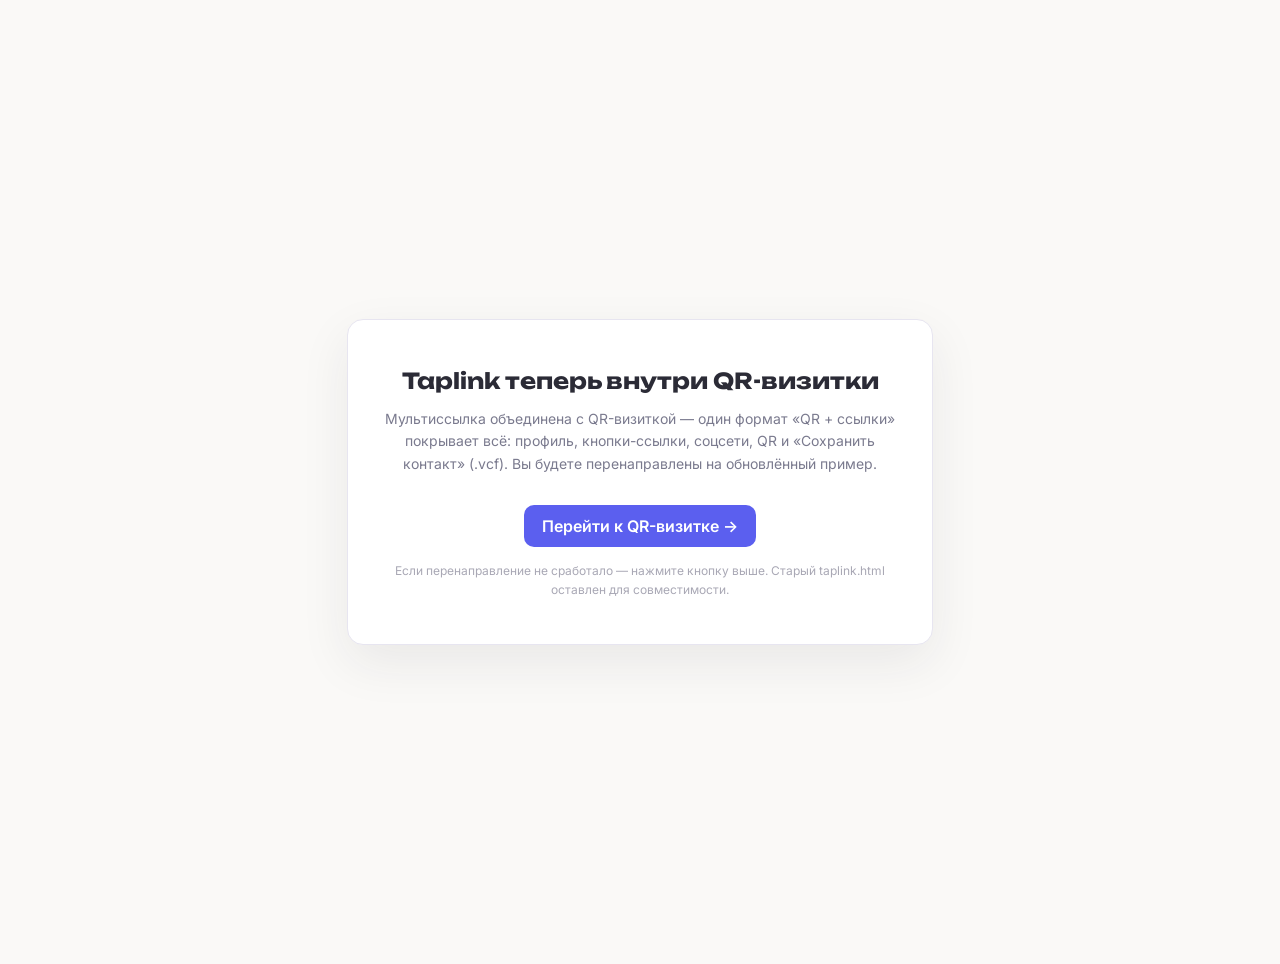
<file: docs/demo/taplink.html>
<!doctype html>
<html lang="ru"><head>
<meta charset="utf-8"><meta name="viewport" content="width=device-width,initial-scale=1">
<title>Taplink объединён с QR-визиткой — Nelvi</title>
<meta http-equiv="refresh" content="2; url=vcard.html">
<link rel="preconnect" href="https://fonts.googleapis.com"><link rel="preconnect" href="https://fonts.gstatic.com" crossorigin><link href="https://fonts.googleapis.com/css2?family=Unbounded:wght@400;600;800&family=Inter:wght@400;500;600;700&display=swap" rel="stylesheet">
<style>body{font-family:'Inter',system-ui,sans-serif;background:#FAF9F7;color:#2B2B36;display:flex;align-items:center;justify-content:center;min-height:100vh;text-align:center;padding:24px} .card{background:#fff;border:1px solid #E7E5F0;border-radius:16px;padding:32px;max-width:520px;box-shadow:0 18px 50px rgba(43,43,54,.08)} h1{font-family:'Unbounded',sans-serif;font-size:22px;margin-bottom:12px} p{color:#7A7A8E;font-size:14px;line-height:1.6} a.btn{display:inline-flex;margin-top:16px;padding:11px 18px;border-radius:10px;background:#5B5FEF;color:#fff;font-weight:600;text-decoration:none}</style>
</head><body>
<div class="card">
<h1>Taplink теперь внутри QR-визитки</h1>
<p>Мультиссылка объединена с QR-визиткой — один формат «QR + ссылки» покрывает всё: профиль, кнопки-ссылки, соцсети, QR и «Сохранить контакт» (.vcf). Вы будете перенаправлены на обновлённый пример.</p>
<a class="btn" href="vcard.html">Перейти к QR-визитке →</a>
<p style="margin-top:14px;font-size:12px;color:#A9A8B5">Если перенаправление не сработало — нажмите кнопку выше. Старый taplink.html оставлен для совместимости.</p>
</div>
</body></html>
</file>
